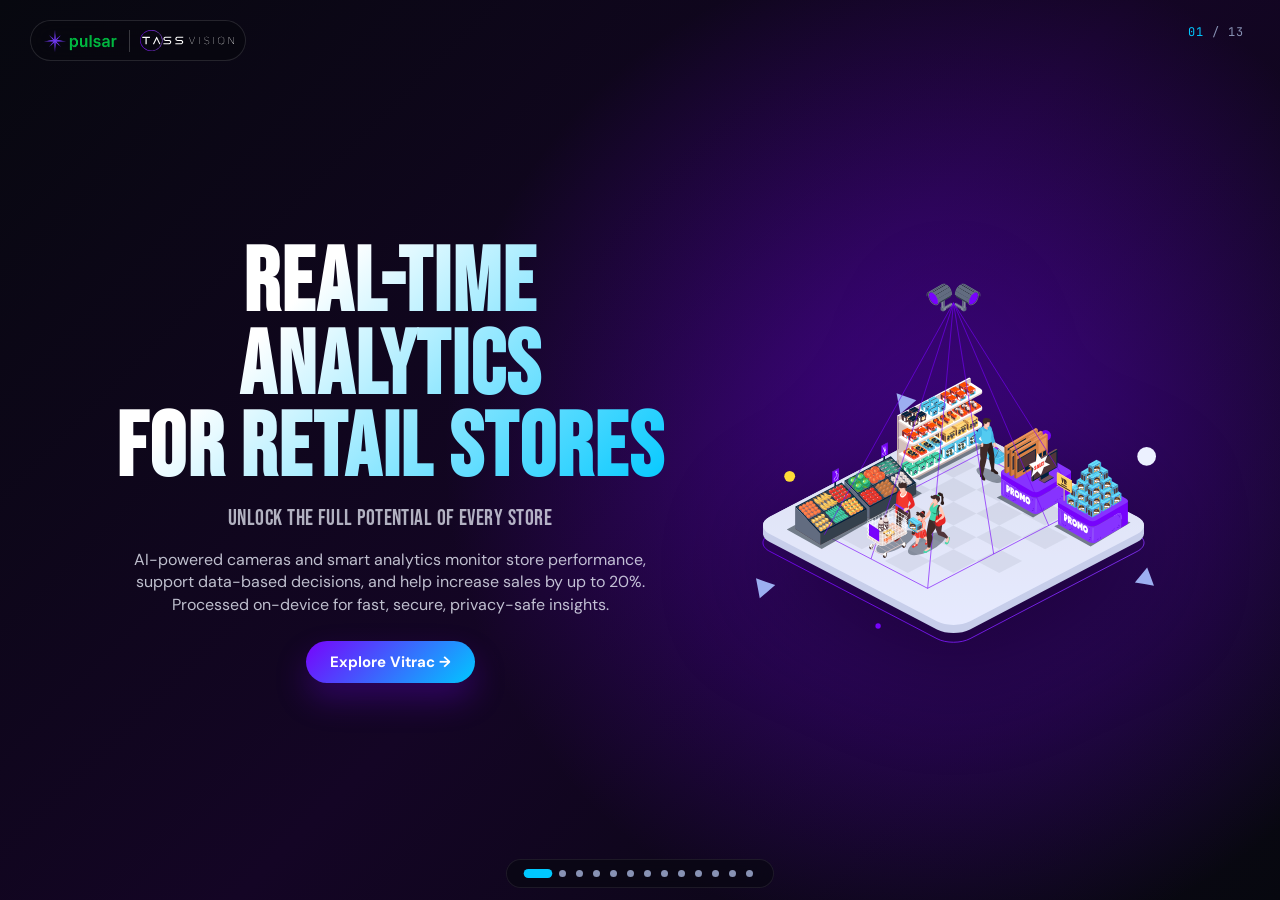
<file: index.html>
<!DOCTYPE html>
<html lang="en">
<head>
<meta charset="UTF-8">
<meta name="viewport" content="width=device-width, initial-scale=1.0">
<title>Vitrac — Grow Your Store Revenue</title>
<link rel="preconnect" href="https://fonts.googleapis.com">
<link rel="preconnect" href="https://fonts.gstatic.com" crossorigin>
<link href="https://fonts.googleapis.com/css2?family=Bebas+Neue&family=DM+Sans:ital,opsz,wght@0,9..40,300;0,9..40,400;0,9..40,500;0,9..40,700;1,9..40,300&family=JetBrains+Mono:wght@400;700&display=swap" rel="stylesheet">
<style>
  :root {
    --ink:    #07080F;
    --ink2:   #10132A;
    --blue:   #00C8FF;
    --blue2:  #006EFF;
    --orange: #FF5A1F;
    --green:  #00E676;
    --white:  #F0F4FF;
    --muted:  #8892B4;
    --card:   rgba(255,255,255,0.04);
    --border: rgba(255,255,255,0.08);
  }

  *, *::before, *::after { box-sizing: border-box; margin: 0; padding: 0; }

  html, body {
    width: 100%; height: 100%;
    overflow: hidden;
    background: var(--ink);
    font-family: 'DM Sans', sans-serif;
    color: var(--white);
    cursor: default;
    -webkit-font-smoothing: antialiased;
  }

  /* ── Deck ─────────────────────────────────────────── */
  .deck {
    width: 100vw; height: 100vh;
    position: relative;
    overflow: hidden;
  }

  .slide {
    position: absolute;
    inset: 0;
    display: flex;
    flex-direction: column;
    justify-content: center;
    align-items: center;
    padding: 60px 80px;
    opacity: 0;
    transform: translateX(100%);
    transition: opacity 0.55s cubic-bezier(.77,0,.18,1), transform 0.55s cubic-bezier(.77,0,.18,1);
    will-change: transform, opacity;
    overflow: hidden;
  }
  .slide.active {
    opacity: 1;
    transform: translateX(0);
  }
  .slide.exit-left {
    opacity: 0;
    transform: translateX(-100%);
  }

  /* ── Shared slide background shapes ──────────────── */
  .slide::before, .slide::after {
    content: '';
    position: absolute;
    border-radius: 50%;
    pointer-events: none;
    z-index: 0;
  }

  /* ── Nav ─────────────────────────────────────────── */
  .nav {
    position: fixed;
    bottom: 12px;
    left: 50%;
    transform: translateX(-50%);
    display: flex;
    align-items: center;
    gap: 10px;
    z-index: 100;
    background: rgba(7,8,15,0.6);
    backdrop-filter: blur(12px);
    border: 1px solid var(--border);
    border-radius: 100px;
    padding: 10px 20px;
  }
  .dot {
    width: 7px; height: 7px;
    border-radius: 50%;
    background: var(--muted);
    cursor: pointer;
    transition: background 0.3s, transform 0.3s, width 0.3s;
  }
  .dot.active {
    background: var(--blue);
    transform: scale(1.3);
    width: 22px;
    border-radius: 4px;
  }

  .arrow {
    position: fixed;
    top: 50%;
    transform: translateY(-50%);
    z-index: 100;
    width: 52px; height: 52px;
    border-radius: 50%;
    background: rgba(255,255,255,0.05);
    border: 1px solid var(--border);
    display: flex; align-items: center; justify-content: center;
    cursor: pointer;
    transition: background 0.2s, border-color 0.2s;
    backdrop-filter: blur(10px);
  }
  .arrow { display: none; }
  .arrow:hover { background: rgba(0,200,255,0.12); border-color: var(--blue); }
  .arrow svg { width: 20px; height: 20px; fill: none; stroke: var(--white); stroke-width: 2; stroke-linecap: round; stroke-linejoin: round; }
  .arrow.left { left: 24px; }
  .arrow.right { right: 24px; }

  /* slide counter */
  .counter {
    position: fixed;
    top: 24px; right: 36px;
    font-family: 'JetBrains Mono', monospace;
    font-size: 12px;
    color: var(--muted);
    letter-spacing: 0.08em;
    z-index: 100;
  }
  .counter span { color: var(--blue); }

  /* ── Logos bar ───────────────────────────────────── */
  .logo-bar {
    position: fixed;
    top: 20px; left: 30px;
    display: flex; align-items: center; gap: 10px;
    z-index: 100;
    background: rgba(7,8,15,0.72);
    border: 1px solid rgba(255,255,255,0.12);
    border-radius: 999px;
    padding: 6px 11px;
    backdrop-filter: blur(12px);
  }
  .logo-bar .tv-logo {
    height: 22px;
    object-fit: contain;
    filter: none;
    opacity: 1;
  }
  .logo-bar .sep {
    width: 1px; height: 22px;
    background: rgba(255,255,255,0.2);
  }
  .logo-bar .pulsar-logo {
    height: 27px;
    object-fit: contain;
    filter: none;
    opacity: 1;
  }
  /* On white-bg slides invert the TassVision logo */
  .slide.light-bg ~ * .logo-bar .tv-logo { filter: brightness(0); opacity: 0.7; }

  /* ═══════════════════════════════════════════════════
     SLIDE 1 — COVER  (25% more compact)
  ═══════════════════════════════════════════════════ */
  #s1 {
    background: var(--ink);
    text-align: center;
  }
  #s1::before {
    width: 500px; height: 500px;
    background: radial-gradient(circle, rgba(0,200,255,0.15) 0%, transparent 70%);
    top: -150px; right: -150px;
  }
  #s1::after {
    width: 380px; height: 380px;
    background: radial-gradient(circle, rgba(255,90,31,0.1) 0%, transparent 70%);
    bottom: -100px; left: -80px;
  }
  #s1 .grid-overlay {
    position: absolute;
    inset: 0;
    background-image:
      linear-gradient(rgba(0,200,255,0.04) 1px, transparent 1px),
      linear-gradient(90deg, rgba(0,200,255,0.04) 1px, transparent 1px);
    background-size: 50px 50px;
    z-index: 0;
  }
  #s1 .content { position: relative; z-index: 1; }
  #s1 .eyebrow {
    font-family: 'JetBrains Mono', monospace;
    font-size: 11px;
    letter-spacing: 0.22em;
    color: var(--blue);
    text-transform: uppercase;
    margin-bottom: 16px;
    display: flex; align-items: center; justify-content: center; gap: 10px;
  }
  #s1 .eyebrow::before, #s1 .eyebrow::after {
    content: '';
    width: 30px; height: 1px;
    background: var(--blue);
    opacity: 0.6;
  }
  #s1 h1 {
    font-family: 'Bebas Neue', sans-serif;
    font-size: clamp(54px, 7vw, 96px);
    line-height: 0.92;
    letter-spacing: 0.02em;
    background: linear-gradient(135deg, #fff 30%, var(--blue) 100%);
    -webkit-background-clip: text;
    -webkit-text-fill-color: transparent;
    background-clip: text;
    margin-bottom: 18px;
  }
  #s1 .sub {
    font-size: clamp(13px, 1.5vw, 16px);
    font-weight: 300;
    color: rgba(240,244,255,0.7);
    max-width: 520px;
    margin: 0 auto 32px;
    line-height: 1.6;
  }
  #s1 .cta-badge {
    display: inline-flex;
    align-items: center;
    gap: 8px;
    background: linear-gradient(135deg, var(--blue), var(--blue2));
    color: var(--ink);
    font-weight: 700;
    font-size: 12px;
    letter-spacing: 0.1em;
    text-transform: uppercase;
    padding: 11px 24px;
    border-radius: 100px;
    box-shadow: 0 0 30px rgba(0,200,255,0.3);
  }
  #s1 .vitrac-hero-logo {
    width: 120px;
    margin-bottom: 20px;
    filter: brightness(0) invert(1);
  }
  .intro-btn {
    margin-top: 40px;
    display: inline-flex;
    align-items: center;
    gap: 8px;
    background: transparent;
    border: 2px solid rgba(255,255,255,0.35);
    color: var(--white);
    font-family: 'DM Sans', sans-serif;
    font-size: 16px;
    font-weight: 500;
    letter-spacing: 0.06em;
    padding: 14px 36px;
    border-radius: 100px;
    cursor: pointer;
    transition: background 0.25s, border-color 0.25s, color 0.25s;
  }
  .intro-btn:hover {
    background: rgba(255,255,255,0.1);
    border-color: rgba(255,255,255,0.7);
  }

  /* ═══════════════════════════════════════════════════
     SLIDE 2 — THE PROBLEM
  ═══════════════════════════════════════════════════ */
  #s2 {
    background: #0D0E1C;
  }
  #s2::before {
    width: 600px; height: 600px;
    background: radial-gradient(circle, rgba(255,90,31,0.12) 0%, transparent 70%);
    top: -200px; left: -100px;
  }
  #s2 .inner {
    position: relative; z-index: 1;
    width: 100%; max-width: 1100px;
  }
  #s2 .tag {
    font-family: 'JetBrains Mono', monospace;
    font-size: 12px;
    letter-spacing: 0.2em;
    color: var(--orange);
    text-transform: uppercase;
    margin-bottom: 20px;
  }
  #s2 h2 {
    font-family: 'Bebas Neue', sans-serif;
    font-size: clamp(52px, 6.5vw, 96px);
    line-height: 0.95;
    letter-spacing: 0.02em;
    margin-bottom: 52px;
    max-width: 800px;
  }
  #s2 h2 em { color: var(--orange); font-style: normal; }
  .pain-grid {
    display: grid;
    grid-template-columns: repeat(2, 1fr);
    gap: 16px;
  }
  .pain-card {
    background: rgba(255,90,31,0.06);
    border: 1px solid rgba(255,90,31,0.2);
    border-radius: 16px;
    padding: 24px 28px;
    display: flex;
    align-items: flex-start;
    gap: 16px;
  }
  .pain-icon {
    width: 44px; height: 44px;
    border-radius: 12px;
    background: rgba(255,90,31,0.15);
    display: flex; align-items: center; justify-content: center;
    flex-shrink: 0;
    font-size: 20px;
  }
  .pain-card h3 {
    font-size: 17px;
    font-weight: 600;
    margin-bottom: 6px;
    color: var(--white);
  }
  .pain-card p {
    font-size: 14px;
    color: var(--muted);
    line-height: 1.5;
  }

  /* ═══════════════════════════════════════════════════
     SLIDE 3 — WHAT IS VITRAC
  ═══════════════════════════════════════════════════ */
  #s3 {
    background: linear-gradient(135deg, #050917 0%, #0A1540 100%);
  }
  #s3::before {
    width: 800px; height: 800px;
    background: radial-gradient(circle, rgba(0,200,255,0.08) 0%, transparent 65%);
    top: -300px; right: -300px;
  }
  #s3 .inner {
    position: relative; z-index: 1;
    display: grid;
    grid-template-columns: 1fr 1fr;
    gap: 80px;
    align-items: center;
    width: 100%; max-width: 1200px;
  }
  #s3 .left .tag {
    font-family: 'JetBrains Mono', monospace;
    font-size: 12px; letter-spacing: 0.2em;
    color: var(--blue); text-transform: uppercase;
    margin-bottom: 20px;
  }
  #s3 h2 {
    font-family: 'Bebas Neue', sans-serif;
    font-size: clamp(52px, 6vw, 88px);
    line-height: 0.93;
    letter-spacing: 0.02em;
    margin-bottom: 28px;
  }
  #s3 h2 em { color: var(--blue); font-style: normal; }
  #s3 .desc {
    font-size: 18px;
    font-weight: 300;
    color: rgba(240,244,255,0.75);
    line-height: 1.7;
    margin-bottom: 36px;
  }
  #s3 .highlight-box {
    background: linear-gradient(135deg, rgba(0,200,255,0.1), rgba(0,110,255,0.1));
    border: 1px solid rgba(0,200,255,0.25);
    border-radius: 16px;
    padding: 22px 26px;
    font-size: 15px;
    color: var(--blue);
    font-weight: 500;
    line-height: 1.6;
  }
  .vitrac-visual {
    position: relative;
    display: flex;
    align-items: center;
    justify-content: center;
  }
  .camera-ring {
    width: 320px; height: 320px;
    border-radius: 50%;
    border: 2px solid rgba(0,200,255,0.2);
    display: flex; align-items: center; justify-content: center;
    position: relative;
    animation: rotate 20s linear infinite;
  }
  @keyframes rotate { to { transform: rotate(360deg); } }
  .camera-ring::before {
    content: '';
    position: absolute;
    inset: 20px;
    border-radius: 50%;
    border: 1px dashed rgba(0,200,255,0.15);
  }
  .camera-center {
    width: 160px; height: 160px;
    border-radius: 50%;
    background: radial-gradient(circle, rgba(0,200,255,0.15), rgba(0,110,255,0.05));
    border: 2px solid rgba(0,200,255,0.3);
    display: flex; align-items: center; justify-content: center;
    font-size: 60px;
    animation: rotate 20s linear infinite reverse;
    box-shadow: 0 0 60px rgba(0,200,255,0.15), inset 0 0 30px rgba(0,200,255,0.05);
  }
  .orbit-dot {
    position: absolute;
    width: 12px; height: 12px;
    border-radius: 50%;
    background: var(--blue);
    box-shadow: 0 0 20px var(--blue);
    top: -6px; left: 50%;
    transform: translateX(-50%);
  }
  .orbit-dot:nth-child(2) { top: auto; bottom: -6px; background: var(--orange); box-shadow: 0 0 20px var(--orange); }
  .orbit-dot:nth-child(3) { top: 50%; left: -6px; transform: translateY(-50%); background: var(--green); box-shadow: 0 0 20px var(--green); }
  .data-tags {
    position: absolute;
    right: -40px; top: 50%;
    transform: translateY(-50%);
    display: flex; flex-direction: column; gap: 10px;
  }
  .data-tag {
    background: rgba(0,200,255,0.08);
    border: 1px solid rgba(0,200,255,0.2);
    border-radius: 8px;
    padding: 8px 14px;
    font-family: 'JetBrains Mono', monospace;
    font-size: 11px;
    color: var(--blue);
    white-space: nowrap;
  }

  /* ═══════════════════════════════════════════════════
     SLIDE 4 — HOW IT WORKS
  ═══════════════════════════════════════════════════ */
  #s4 {
    background: var(--ink);
    text-align: center;
  }
  #s4::before {
    width: 600px; height: 600px;
    background: radial-gradient(circle, rgba(0,230,118,0.08) 0%, transparent 70%);
    bottom: -200px; right: -200px;
  }
  #s4 .inner {
    position: relative; z-index: 1;
    width: 100%; max-width: 1100px;
  }
  #s4 .tag {
    font-family: 'JetBrains Mono', monospace;
    font-size: 12px; letter-spacing: 0.2em;
    color: var(--green); text-transform: uppercase;
    margin-bottom: 20px;
  }
  #s4 h2 {
    font-family: 'Bebas Neue', sans-serif;
    font-size: clamp(50px, 6vw, 84px);
    line-height: 0.93;
    letter-spacing: 0.02em;
    margin-bottom: 60px;
  }
  .steps-row {
    display: grid;
    grid-template-columns: repeat(3, 1fr);
    gap: 0;
    position: relative;
  }
  .steps-row::before {
    content: '';
    position: absolute;
    top: 44px; left: calc(16.67% + 20px);
    width: calc(66.66% - 40px);
    height: 2px;
    background: linear-gradient(90deg, var(--blue), var(--green));
    z-index: 0;
  }
  .step {
    display: flex;
    flex-direction: column;
    align-items: center;
    gap: 20px;
    padding: 0 24px;
    position: relative;
    z-index: 1;
  }
  .step-num {
    width: 88px; height: 88px;
    border-radius: 50%;
    display: flex; align-items: center; justify-content: center;
    font-family: 'Bebas Neue', sans-serif;
    font-size: 36px;
    letter-spacing: 0.05em;
    position: relative;
  }
  .step:nth-child(1) .step-num { background: linear-gradient(135deg, var(--blue), var(--blue2)); color: var(--ink); box-shadow: 0 0 40px rgba(0,200,255,0.3); }
  .step:nth-child(2) .step-num { background: linear-gradient(135deg, #7B3FF2, var(--blue2)); color: var(--white); box-shadow: 0 0 40px rgba(123,63,242,0.3); }
  .step:nth-child(3) .step-num { background: linear-gradient(135deg, var(--green), #00A86B); color: var(--ink); box-shadow: 0 0 40px rgba(0,230,118,0.3); }
  .step-emoji { font-size: 30px; }
  .step h3 {
    font-size: 20px;
    font-weight: 700;
    color: var(--white);
    margin-bottom: 8px;
  }
  .step p {
    font-size: 14px;
    color: var(--muted);
    line-height: 1.6;
    text-align: center;
  }

  /* ═══════════════════════════════════════════════════
     SLIDE 5 — VISITOR COUNTING
  ═══════════════════════════════════════════════════ */
  #s5 {
    background: #080B1A;
  }
  #s5::before {
    width: 700px; height: 700px;
    background: radial-gradient(circle, rgba(0,110,255,0.12) 0%, transparent 65%);
    top: -200px; left: -200px;
  }
  #s5 .inner {
    position: relative; z-index: 1;
    display: grid;
    grid-template-columns: 1fr 1fr;
    gap: 80px;
    align-items: center;
    width: 100%; max-width: 1200px;
  }
  #s5 .tag {
    font-family: 'JetBrains Mono', monospace;
    font-size: 12px; letter-spacing: 0.2em;
    color: var(--blue); text-transform: uppercase;
    margin-bottom: 20px;
  }
  #s5 h2 {
    font-family: 'Bebas Neue', sans-serif;
    font-size: clamp(48px, 5.5vw, 82px);
    line-height: 0.93;
    letter-spacing: 0.02em;
    margin-bottom: 28px;
  }
  #s5 h2 em { color: var(--blue); font-style: normal; }
  #s5 .benefits {
    list-style: none;
    display: flex;
    flex-direction: column;
    gap: 16px;
  }
  #s5 .benefits li {
    display: flex;
    align-items: flex-start;
    gap: 14px;
    font-size: 15px;
    color: rgba(240,244,255,0.8);
    line-height: 1.5;
  }
  #s5 .benefits li::before {
    content: '→';
    color: var(--blue);
    font-weight: 700;
    flex-shrink: 0;
    margin-top: 1px;
  }

  /* Bar chart visual */
  .bar-chart {
    background: rgba(255,255,255,0.03);
    border: 1px solid var(--border);
    border-radius: 20px;
    padding: 32px;
    position: relative;
    overflow: hidden;
  }
  .bar-chart-label {
    font-family: 'JetBrains Mono', monospace;
    font-size: 11px;
    color: var(--muted);
    letter-spacing: 0.1em;
    text-transform: uppercase;
    margin-bottom: 24px;
  }
  .bars {
    display: flex;
    align-items: flex-end;
    gap: 10px;
    height: 160px;
  }
  .bar-col {
    flex: 1;
    display: flex;
    flex-direction: column;
    align-items: center;
    gap: 6px;
    height: 100%;
    justify-content: flex-end;
  }
  .bar-fill {
    width: 100%;
    border-radius: 6px 6px 0 0;
    transition: height 0.8s ease;
    position: relative;
    min-height: 4px;
  }
  .bar-fill.peak { background: linear-gradient(180deg, var(--blue), var(--blue2)); box-shadow: 0 -4px 20px rgba(0,200,255,0.3); }
  .bar-fill.normal { background: rgba(0,200,255,0.35); }
  .bar-day {
    font-family: 'JetBrains Mono', monospace;
    font-size: 10px;
    color: var(--muted);
  }
  .bar-num {
    position: absolute;
    top: -22px; left: 50%;
    transform: translateX(-50%);
    font-family: 'JetBrains Mono', monospace;
    font-size: 10px;
    color: var(--blue);
    white-space: nowrap;
  }
  .big-stat {
    margin-top: 24px;
    text-align: center;
    padding: 16px;
    border-radius: 12px;
    background: rgba(0,200,255,0.06);
    border: 1px solid rgba(0,200,255,0.15);
  }
  .big-stat .num {
    font-family: 'Bebas Neue', sans-serif;
    font-size: 52px;
    color: var(--blue);
    line-height: 1;
  }
  .big-stat .label { font-size: 12px; color: var(--muted); margin-top: 4px; }

  /* ═══════════════════════════════════════════════════
     SLIDE 6 — HEAT MAPS
  ═══════════════════════════════════════════════════ */
  #s6 {
    background: #0B0A14;
  }
  #s6::before {
    width: 700px; height: 700px;
    background: radial-gradient(circle, rgba(255,90,31,0.1) 0%, transparent 65%);
    bottom: -200px; right: -200px;
  }
  #s6 .inner {
    position: relative; z-index: 1;
    display: grid;
    grid-template-columns: 1fr 1fr;
    gap: 80px;
    align-items: center;
    width: 100%; max-width: 1200px;
  }
  #s6 .right { order: -1; }
  #s6 .tag {
    font-family: 'JetBrains Mono', monospace;
    font-size: 12px; letter-spacing: 0.2em;
    color: var(--orange); text-transform: uppercase;
    margin-bottom: 20px;
  }
  #s6 h2 {
    font-family: 'Bebas Neue', sans-serif;
    font-size: clamp(48px, 5.5vw, 82px);
    line-height: 0.93;
    letter-spacing: 0.02em;
    margin-bottom: 28px;
  }
  #s6 h2 em { color: var(--orange); font-style: normal; }
  #s6 .benefits {
    list-style: none;
    display: flex;
    flex-direction: column;
    gap: 16px;
    margin-bottom: 28px;
  }
  #s6 .benefits li {
    display: flex;
    align-items: flex-start;
    gap: 14px;
    font-size: 15px;
    color: rgba(240,244,255,0.8);
    line-height: 1.5;
  }
  #s6 .benefits li::before {
    content: '→';
    color: var(--orange);
    font-weight: 700;
    flex-shrink: 0;
  }
  #s6 .insight-box {
    background: rgba(255,90,31,0.08);
    border: 1px solid rgba(255,90,31,0.2);
    border-radius: 14px;
    padding: 18px 22px;
    font-size: 14px;
    color: rgba(240,244,255,0.8);
    line-height: 1.6;
  }
  #s6 .insight-box strong { color: var(--orange); }

  /* Store heatmap visual */
  .heatmap-visual {
    background: rgba(255,255,255,0.03);
    border: 1px solid var(--border);
    border-radius: 20px;
    padding: 28px;
    position: relative;
  }
  .heatmap-title {
    font-family: 'JetBrains Mono', monospace;
    font-size: 11px;
    color: var(--muted);
    letter-spacing: 0.1em;
    text-transform: uppercase;
    margin-bottom: 20px;
  }
  .store-floor {
    width: 100%;
    aspect-ratio: 4/3;
    position: relative;
    background: rgba(255,255,255,0.02);
    border: 1px solid rgba(255,255,255,0.06);
    border-radius: 12px;
    overflow: hidden;
  }
  .heat-zone {
    position: absolute;
    border-radius: 50%;
    filter: blur(30px);
  }
  .hz1 { width: 180px; height: 180px; background: rgba(255,0,0,0.45); top: 10%; left: 10%; }
  .hz2 { width: 140px; height: 140px; background: rgba(255,120,0,0.4); top: 40%; right: 15%; }
  .hz3 { width: 100px; height: 100px; background: rgba(255,220,0,0.3); bottom: 15%; left: 35%; }
  .hz4 { width: 80px; height: 80px; background: rgba(0,200,255,0.25); bottom: 20%; right: 30%; }
  .floor-grid {
    position: absolute;
    inset: 0;
    background-image:
      linear-gradient(rgba(255,255,255,0.03) 1px, transparent 1px),
      linear-gradient(90deg, rgba(255,255,255,0.03) 1px, transparent 1px);
    background-size: 30px 30px;
  }
  .store-label {
    position: absolute;
    font-family: 'JetBrains Mono', monospace;
    font-size: 9px;
    color: rgba(255,255,255,0.5);
    letter-spacing: 0.05em;
  }
  .store-label.entrance { bottom: 6px; left: 50%; transform: translateX(-50%); }
  .store-label.l1 { top: 12%; left: 8%; color: rgba(255,100,100,0.8); }
  .store-label.l2 { top: 42%; right: 10%; color: rgba(255,160,50,0.8); }
  .store-label.l3 { bottom: 18%; left: 30%; color: rgba(255,220,0,0.7); }
  .legend {
    display: flex;
    align-items: center;
    gap: 16px;
    margin-top: 16px;
    justify-content: center;
  }
  .legend-item {
    display: flex;
    align-items: center;
    gap: 6px;
    font-family: 'JetBrains Mono', monospace;
    font-size: 9px;
    color: var(--muted);
  }
  .legend-dot {
    width: 10px; height: 10px;
    border-radius: 50%;
  }

  /* ═══════════════════════════════════════════════════
     SLIDE 7 — REPORTS & DASHBOARD
  ═══════════════════════════════════════════════════ */
  #s7 {
    background: #060D1A;
    text-align: center;
  }
  #s7::before {
    width: 800px; height: 800px;
    background: radial-gradient(circle, rgba(0,230,118,0.07) 0%, transparent 65%);
    top: -300px; right: -300px;
  }
  #s7 .inner {
    position: relative; z-index: 1;
    width: 100%; max-width: 1100px;
  }
  #s7 .tag {
    font-family: 'JetBrains Mono', monospace;
    font-size: 12px; letter-spacing: 0.2em;
    color: var(--green); text-transform: uppercase;
    margin-bottom: 20px;
  }
  #s7 h2 {
    font-family: 'Bebas Neue', sans-serif;
    font-size: clamp(50px, 6vw, 86px);
    line-height: 0.93;
    letter-spacing: 0.02em;
    margin-bottom: 48px;
  }
  #s7 h2 em { color: var(--green); font-style: normal; }
  .features-grid {
    display: grid;
    grid-template-columns: repeat(3, 1fr);
    gap: 16px;
  }
  .feature-card {
    background: var(--card);
    border: 1px solid var(--border);
    border-radius: 20px;
    padding: 28px;
    text-align: left;
    transition: border-color 0.3s, background 0.3s;
    position: relative;
    overflow: hidden;
  }
  .feature-card::before {
    content: '';
    position: absolute;
    top: 0; left: 0; right: 0;
    height: 2px;
    background: linear-gradient(90deg, transparent, var(--green), transparent);
    opacity: 0;
    transition: opacity 0.3s;
  }
  .feature-card:hover { border-color: rgba(0,230,118,0.3); background: rgba(0,230,118,0.05); }
  .feature-card:hover::before { opacity: 1; }
  .feat-icon {
    font-size: 32px;
    margin-bottom: 16px;
    display: block;
  }
  .feature-card h3 {
    font-size: 17px;
    font-weight: 700;
    margin-bottom: 8px;
  }
  .feature-card p {
    font-size: 13px;
    color: var(--muted);
    line-height: 1.6;
  }

  /* ═══════════════════════════════════════════════════
     SLIDE 8 — TRUSTED BY
  ═══════════════════════════════════════════════════ */
  #s8 {
    background: #070811;
    text-align: center;
  }
  #s8::before {
    width: 600px; height: 600px;
    background: radial-gradient(circle, rgba(0,200,255,0.07) 0%, transparent 65%);
    top: -200px; left: 50%;
    transform: translateX(-50%);
  }
  #s8 .inner {
    position: relative; z-index: 1;
    width: 100%; max-width: 1000px;
  }
  #s8 .tag {
    font-family: 'JetBrains Mono', monospace;
    font-size: 12px; letter-spacing: 0.2em;
    color: var(--blue); text-transform: uppercase;
    margin-bottom: 20px;
  }
  #s8 h2 {
    font-family: 'Bebas Neue', sans-serif;
    font-size: clamp(48px, 5.5vw, 80px);
    line-height: 0.93;
    letter-spacing: 0.02em;
    margin-bottom: 16px;
  }
  #s8 .sub {
    font-size: 18px;
    color: var(--muted);
    margin-bottom: 52px;
    font-weight: 300;
  }
  .stats-row {
    display: grid;
    grid-template-columns: repeat(3, 1fr);
    gap: 24px;
    margin-bottom: 52px;
  }
  .stat-box {
    background: var(--card);
    border: 1px solid var(--border);
    border-radius: 20px;
    padding: 32px 24px;
  }
  .stat-box .num {
    font-family: 'Bebas Neue', sans-serif;
    font-size: 64px;
    line-height: 1;
    background: linear-gradient(135deg, var(--blue), var(--blue2));
    -webkit-background-clip: text;
    -webkit-text-fill-color: transparent;
    background-clip: text;
  }
  .stat-box .label {
    font-size: 14px;
    color: var(--muted);
    margin-top: 8px;
    font-weight: 400;
  }
  .brands-strip {
    display: flex;
    align-items: center;
    justify-content: center;
    gap: 32px;
    flex-wrap: wrap;
    opacity: 0.5;
    filter: grayscale(1) brightness(2);
  }
  .brands-strip img {
    height: 28px;
    object-fit: contain;
  }

  /* ═══════════════════════════════════════════════════
     SLIDE 9 — PRICING
  ═══════════════════════════════════════════════════ */
  #s9 {
    background: #080C18;
    text-align: center;
  }
  #s9::before {
    width: 700px; height: 700px;
    background: radial-gradient(circle, rgba(123,63,242,0.1) 0%, transparent 65%);
    bottom: -200px; left: -200px;
  }
  #s9 .inner {
    position: relative; z-index: 1;
    width: 100%; max-width: 1100px;
  }
  #s9 .tag {
    font-family: 'JetBrains Mono', monospace;
    font-size: 12px; letter-spacing: 0.2em;
    color: #A78BFA; text-transform: uppercase;
    margin-bottom: 20px;
  }
  #s9 h2 {
    font-family: 'Bebas Neue', sans-serif;
    font-size: clamp(48px, 5.5vw, 80px);
    line-height: 0.93;
    letter-spacing: 0.02em;
    margin-bottom: 28px;
  }

  /* Billing toggle */
  .billing-toggle {
    display: inline-flex;
    align-items: center;
    gap: 14px;
    background: rgba(255,255,255,0.04);
    border: 1px solid var(--border);
    border-radius: 100px;
    padding: 6px 8px;
    margin-bottom: 36px;
    cursor: pointer;
  }
  .toggle-btn {
    padding: 8px 20px;
    border-radius: 100px;
    font-size: 13px;
    font-weight: 600;
    cursor: pointer;
    transition: all 0.25s;
    color: var(--muted);
  }
  .toggle-btn.active {
    background: linear-gradient(135deg, #7B3FF2, var(--blue2));
    color: var(--white);
    box-shadow: 0 4px 20px rgba(123,63,242,0.3);
  }
  .save-badge {
    font-size: 11px;
    background: rgba(0,230,118,0.15);
    color: var(--green);
    border: 1px solid rgba(0,230,118,0.3);
    border-radius: 100px;
    padding: 3px 10px;
    font-weight: 600;
  }

  .pricing-grid {
    display: grid;
    grid-template-columns: repeat(4, 1fr);
    gap: 12px;
  }
  .plan-card {
    background: rgba(255,255,255,0.03);
    border: 1px solid var(--border);
    border-radius: 20px;
    padding: 28px 20px;
    position: relative;
    transition: border-color 0.3s, transform 0.3s;
    text-align: left;
    overflow: hidden;
  }
  .plan-card.popular {
    border-color: rgba(0,200,255,0.4);
    background: rgba(0,200,255,0.05);
    transform: translateY(-8px);
  }
  .popular-badge {
    position: absolute;
    top: 16px; right: 16px;
    background: linear-gradient(135deg, var(--blue), var(--blue2));
    color: var(--ink);
    font-size: 10px;
    font-weight: 700;
    letter-spacing: 0.1em;
    text-transform: uppercase;
    padding: 4px 10px;
    border-radius: 100px;
  }
  .plan-name {
    font-family: 'Bebas Neue', sans-serif;
    font-size: 28px;
    letter-spacing: 0.05em;
    margin-bottom: 4px;
    color: var(--white);
  }
  .plan-card.popular .plan-name { color: var(--blue); }
  .plan-desc {
    font-size: 12px;
    color: var(--muted);
    margin-bottom: 20px;
    line-height: 1.4;
  }
  .plan-price {
    margin-bottom: 6px;
  }
  .plan-amount {
    font-family: 'Bebas Neue', sans-serif;
    font-size: 48px;
    line-height: 1;
    color: var(--white);
  }
  .plan-currency {
    font-size: 20px;
    color: var(--muted);
    font-weight: 300;
  }
  .plan-period {
    font-size: 12px;
    color: var(--muted);
    margin-bottom: 20px;
  }
  .plan-divider {
    height: 1px;
    background: var(--border);
    margin: 16px 0;
  }
  .plan-features {
    list-style: none;
    display: flex;
    flex-direction: column;
    gap: 8px;
  }
  .plan-features li {
    display: flex;
    align-items: center;
    gap: 8px;
    font-size: 12px;
    color: rgba(240,244,255,0.7);
  }
  .plan-features li::before {
    content: '✓';
    color: var(--green);
    font-weight: 700;
    font-size: 11px;
    flex-shrink: 0;
  }

  /* ═══════════════════════════════════════════════════
     SLIDE 10 — CTA
  ═══════════════════════════════════════════════════ */
  #s10 {
    background: var(--ink);
    text-align: center;
    overflow: hidden;
  }
  #s10 .bg-glow {
    position: absolute;
    inset: 0;
    background:
      radial-gradient(ellipse at 30% 50%, rgba(0,200,255,0.12) 0%, transparent 50%),
      radial-gradient(ellipse at 70% 50%, rgba(255,90,31,0.08) 0%, transparent 50%);
  }
  #s10 .grid-overlay {
    position: absolute;
    inset: 0;
    background-image:
      linear-gradient(rgba(0,200,255,0.03) 1px, transparent 1px),
      linear-gradient(90deg, rgba(0,200,255,0.03) 1px, transparent 1px);
    background-size: 60px 60px;
  }
  #s10 .inner {
    position: relative; z-index: 1;
    width: 100%; max-width: 800px;
  }
  #s10 .tag {
    font-family: 'JetBrains Mono', monospace;
    font-size: 12px; letter-spacing: 0.2em;
    color: var(--green); text-transform: uppercase;
    margin-bottom: 24px;
    display: flex; align-items: center; justify-content: center; gap: 12px;
  }
  #s10 .tag::before, #s10 .tag::after {
    content: '';
    width: 40px; height: 1px;
    background: var(--green);
    opacity: 0.5;
  }
  #s10 h2 {
    font-family: 'Bebas Neue', sans-serif;
    font-size: clamp(52px, 7vw, 104px);
    line-height: 0.9;
    letter-spacing: 0.02em;
    margin-bottom: 20px;
    background: linear-gradient(135deg, #fff 30%, var(--blue) 100%);
    -webkit-background-clip: text;
    -webkit-text-fill-color: transparent;
    background-clip: text;
  }
  #s10 .sub {
    font-size: 18px;
    color: rgba(240,244,255,0.6);
    margin-bottom: 52px;
    font-weight: 300;
    line-height: 1.6;
  }
  .contact-card {
    background: rgba(255,255,255,0.04);
    border: 1px solid rgba(0,200,255,0.2);
    border-radius: 24px;
    padding: 40px 48px;
    margin-bottom: 32px;
    position: relative;
    overflow: hidden;
  }
  .contact-card::before {
    content: '';
    position: absolute;
    top: 0; left: 0; right: 0;
    height: 2px;
    background: linear-gradient(90deg, var(--blue), var(--green), var(--blue));
  }
  .contact-company {
    font-family: 'Bebas Neue', sans-serif;
    font-size: 42px;
    letter-spacing: 0.08em;
    color: var(--white);
    margin-bottom: 4px;
  }
  .contact-id {
    font-family: 'JetBrains Mono', monospace;
    font-size: 13px;
    color: var(--muted);
    margin-bottom: 24px;
    letter-spacing: 0.05em;
  }
  .contact-phone {
    display: inline-flex;
    align-items: center;
    gap: 12px;
    background: linear-gradient(135deg, var(--blue), var(--blue2));
    color: var(--ink);
    font-family: 'Bebas Neue', sans-serif;
    font-size: 36px;
    letter-spacing: 0.08em;
    padding: 16px 40px;
    border-radius: 16px;
    box-shadow: 0 8px 40px rgba(0,200,255,0.3);
  }
  .contact-phone .phone-icon { font-size: 24px; }
  #s10.simple-cta .inner {
    max-width: 900px;
  }
  #s10.simple-cta h2 {
    font-size: clamp(66px, 8vw, 118px);
    margin-bottom: 38px;
  }
  #s10.simple-cta .simple-phone {
    font-family: 'Bebas Neue', sans-serif;
    font-size: clamp(52px, 6vw, 88px);
    line-height: 1;
    color: var(--blue);
    letter-spacing: 0.04em;
  }
  #s10.simple-cta .simple-company {
    margin-top: 26px;
    font-size: 22px;
    font-weight: 700;
    color: rgba(240,244,255,0.86);
  }
  #s10.simple-cta .simple-id {
    margin-top: 8px;
    font-family: 'JetBrains Mono', monospace;
    font-size: 14px;
    letter-spacing: 0.08em;
    color: var(--muted);
  }
  .pulsar-logo-big {
    height: 44px;
    object-fit: contain;
    margin-bottom: 16px;
  }

  /* ── Animations ───────────────────────────────── */
  @keyframes fadeUp {
    from { opacity: 0; transform: translateY(30px); }
    to   { opacity: 1; transform: translateY(0); }
  }
  @keyframes pulse-glow {
    0%, 100% { box-shadow: 0 0 40px rgba(0,200,255,0.3); }
    50%       { box-shadow: 0 0 70px rgba(0,200,255,0.6); }
  }
  .slide.active > * {
    animation: fadeUp 0.6s ease forwards;
  }
  .slide.active > *:nth-child(2) { animation-delay: 0.1s; }
  .slide.active > *:nth-child(3) { animation-delay: 0.2s; }

  /* ── Responsive ───────────────────────────────── */
  @media (max-width: 900px) {
    .slide { padding: 40px 32px; }
    #s3 .inner, #s5 .inner, #s6 .inner { grid-template-columns: 1fr; }
    .pricing-grid { grid-template-columns: repeat(2, 1fr); }
    .steps-row { grid-template-columns: 1fr; gap: 32px; }
    .steps-row::before { display: none; }
    .pain-grid { grid-template-columns: 1fr; }
    .stats-row { grid-template-columns: 1fr; gap: 16px; }
    .features-grid { grid-template-columns: 1fr; }
  }

  /* ═══════════════════════════════════════════════════
     LIGHT SLIDE OVERRIDES  (slides 2 – 8)
  ═══════════════════════════════════════════════════ */

  /* S2 — Problem: clean white + orange */
  #s2 { background: #ffffff; }
  #s2 h2 { color: #07080F; }
  #s2 .tag { color: var(--orange); }
  .pain-card { background: #fff5f1; border-color: rgba(255,90,31,0.18); }
  .pain-icon { background: rgba(255,90,31,0.10); }
  .pain-card h3 { color: #07080F; }
  .pain-card p  { color: #5A6080; }
  #s2::before { background: radial-gradient(circle, rgba(255,90,31,0.07) 0%, transparent 70%); }

  /* S3 — What is Vitrac: pale blue-white */
  #s3 { background: #F4F8FF; }
  #s3::before { background: radial-gradient(circle, rgba(0,110,255,0.06) 0%, transparent 65%); }
  #s3 h2 { color: #07080F; }
  #s3 h2 em { color: var(--blue2); }
  #s3 .desc { color: #3C4370; }
  #s3 .highlight-box {
    background: rgba(0,110,255,0.06);
    border-color: rgba(0,110,255,0.2);
    color: var(--blue2);
  }
  .camera-ring { border-color: rgba(0,110,255,0.25); }
  .camera-ring::before { border-color: rgba(0,110,255,0.12); }
  .camera-center {
    background: radial-gradient(circle, rgba(0,110,255,0.12), rgba(0,110,255,0.03));
    border-color: rgba(0,110,255,0.3);
    box-shadow: 0 0 50px rgba(0,110,255,0.12);
  }
  .data-tag { background: rgba(0,110,255,0.06); border-color: rgba(0,110,255,0.18); color: var(--blue2); }

  /* S4 — How it works: bright white */
  #s4 { background: #ffffff; }
  #s4::before { background: radial-gradient(circle, rgba(0,180,100,0.06) 0%, transparent 70%); }
  #s4 h2 { color: #07080F; }
  #s4 .tag { color: #00A86B; }
  .step h3 { color: #07080F; }
  .step p  { color: #5A6080; }
  .steps-row::before { background: linear-gradient(90deg, var(--blue2), #00A86B); opacity: 0.5; }

  /* S5 — Visitor counting: white */
  #s5 { background: #ffffff; }
  #s5::before { background: radial-gradient(circle, rgba(0,110,255,0.07) 0%, transparent 65%); }
  #s5 h2 { color: #07080F; }
  #s5 h2 em { color: var(--blue2); }
  #s5 .tag { color: var(--blue2); }
  #s5 .benefits li { color: #3C4370; }
  #s5 .benefits li::before { color: var(--blue2); }
  .bar-chart { background: #F4F8FF; border-color: rgba(0,110,255,0.12); }
  .bar-chart-label { color: #8892B4; }
  .bar-fill.normal { background: rgba(0,110,255,0.25); }
  .bar-fill.peak   { background: linear-gradient(180deg, var(--blue2), #0040CC); box-shadow: 0 -4px 18px rgba(0,110,255,0.25); }
  .bar-day  { color: #8892B4; }
  .bar-num  { color: var(--blue2); }
  .big-stat { background: rgba(0,110,255,0.06); border-color: rgba(0,110,255,0.15); }
  .big-stat .num   { color: var(--blue2); }
  .big-stat .label { color: #5A6080; }

  /* S6 — Heat maps: warm cream */
  #s6 { background: #FFF7F4; }
  #s6::before { background: radial-gradient(circle, rgba(255,90,31,0.07) 0%, transparent 65%); }
  #s6 h2 { color: #07080F; }
  #s6 h2 em { color: var(--orange); }
  #s6 .tag { color: var(--orange); }
  #s6 .benefits li { color: #3C4370; }
  #s6 .benefits li::before { color: var(--orange); }
  #s6 .insight-box { background: rgba(255,90,31,0.06); border-color: rgba(255,90,31,0.18); color: #3C4370; }
  #s6 .insight-box strong { color: var(--orange); }
  .heatmap-visual { background: #fff; border-color: rgba(0,0,0,0.08); }
  .heatmap-title  { color: #8892B4; }
  .store-floor    { background: rgba(0,0,0,0.02); border-color: rgba(0,0,0,0.06); }
  .floor-grid     { background-image: linear-gradient(rgba(0,0,0,0.04) 1px,transparent 1px), linear-gradient(90deg,rgba(0,0,0,0.04) 1px,transparent 1px); }
  .store-label    { color: rgba(0,0,0,0.4); }
  .store-label.l1 { color: rgba(200,40,40,0.8); }
  .store-label.l2 { color: rgba(200,100,20,0.8); }
  .store-label.l3 { color: rgba(160,140,0,0.8); }
  .legend-item    { color: #8892B4; }

  /* S7 — Reports: fresh white-green */
  #s7 { background: #F4FBF7; }
  #s7::before { background: radial-gradient(circle, rgba(0,180,100,0.06) 0%, transparent 65%); }
  #s7 h2 { color: #07080F; }
  #s7 h2 em { color: #00A86B; }
  #s7 .tag { color: #00A86B; }
  .feature-card { background: #ffffff; border-color: rgba(0,0,0,0.07); }
  .feature-card::before { background: linear-gradient(90deg,transparent,#00A86B,transparent); }
  .feature-card:hover { border-color: rgba(0,168,107,0.3); background: rgba(0,168,107,0.04); }
  .feature-card h3 { color: #07080F; }
  .feature-card p  { color: #5A6080; }

  /* S8 — Trusted by: soft lavender-white */
  #s8 { background: #F2F5FF; }
  #s8::before { background: radial-gradient(circle, rgba(0,110,255,0.06) 0%, transparent 65%); }
  #s8 h2  { color: #07080F; }
  #s8 .sub { color: #5A6080; }
  #s8 .tag { color: var(--blue2); }
  .stat-box { background: #ffffff; border-color: rgba(0,0,0,0.07); }
  .stat-box .label { color: #5A6080; }
  .brands-strip { opacity: 0.45; filter: grayscale(1) brightness(0.2); }

  /* Nav adapts on light slides */
  body.is-light .nav {
    background: rgba(255,255,255,0.85);
    border-color: rgba(0,0,0,0.1);
  }
  body.is-light .dot { background: #c0c8e0; }
  body.is-light .dot.active { background: var(--blue2); }
  body.is-light .arrow {
    background: rgba(255,255,255,0.8);
    border-color: rgba(0,0,0,0.1);
  }
  body.is-light .arrow svg { stroke: #07080F; }
  body.is-light .arrow:hover { background: rgba(0,110,255,0.1); border-color: var(--blue2); }
  body.is-light .counter { color: #8892B4; }
  body.is-light .counter span { color: var(--blue2); }
  body.is-light .logo-bar {
    background: rgba(7,8,15,0.82);
    border-color: rgba(255,255,255,0.14);
  }
  body.is-light .logo-bar .sep { background: rgba(255,255,255,0.22); }
  body.is-light .tv-logo { filter: none !important; opacity: 1 !important; }

  /* ═══════════════════════════════════════════════════
     WEBSITE COPY REFRESH — SLIDES 1–8 ONLY
  ═══════════════════════════════════════════════════ */
  .site-slide {
    background: #f7f8fc !important;
    color: #07080F;
    text-align: left;
    padding: 48px 70px;
  }
  .site-slide::before {
    width: 760px; height: 760px;
    background: radial-gradient(circle, rgba(119,3,252,0.10) 0%, transparent 68%) !important;
    top: -280px; right: -260px;
  }
  .site-slide::after {
    width: 520px; height: 520px;
    background: radial-gradient(circle, rgba(0,200,255,0.10) 0%, transparent 70%) !important;
    bottom: -220px; left: -160px;
  }
  .site-inner {
    position: relative;
    z-index: 1;
    width: 100%;
    max-width: 1080px;
  }
  .site-split {
    display: grid;
    grid-template-columns: minmax(0, 0.95fr) minmax(360px, 1.05fr);
    gap: 38px;
    align-items: center;
  }
  .site-eyebrow {
    font-family: 'JetBrains Mono', monospace;
    font-size: 9px;
    letter-spacing: 0.18em;
    text-transform: uppercase;
    color: #7703fc;
    margin-bottom: 11px;
  }
  .site-slide h1,
  .site-slide h2 {
    font-family: 'Bebas Neue', sans-serif;
    color: #07080F !important;
    -webkit-text-fill-color: currentColor;
    background: none;
    line-height: 0.94;
    letter-spacing: 0.02em;
  }
  .site-slide h1 {
    font-size: clamp(42px, 4.9vw, 72px);
    margin-bottom: 15px;
  }
  .site-slide h2 {
    font-size: clamp(34px, 4vw, 58px);
    margin-bottom: 14px;
  }
  .site-slide h2 em,
  .site-slide h1 em {
    color: #7703fc;
    font-style: normal;
  }
  .site-lead {
    font-size: 22px;
    line-height: 1.36;
    color: #3C4370;
    max-width: 620px;
  }
  .site-kicker {
    font-size: 24px;
    line-height: 1.25;
    color: #10132A;
    font-weight: 700;
    margin-bottom: 14px;
  }
  .site-hero-img,
  .site-side-img {
    width: 100%;
    display: block;
    object-fit: contain;
    filter: drop-shadow(0 28px 48px rgba(16,19,42,0.18));
  }
  .site-hero-img { max-height: 390px; }
  .site-side-img { max-height: 300px; }
  .site-image-stack {
    display: grid;
    gap: 12px;
  }
  .site-image-stack .site-side-img {
    background: #fff;
    border: 1px solid rgba(16,19,42,0.08);
    border-radius: 14px;
    padding: 11px;
    max-height: 180px;
  }
  .site-focus-img {
    width: 100%;
    max-height: 500px;
    display: block;
    object-fit: contain;
    filter: drop-shadow(0 28px 48px rgba(16,19,42,0.18));
  }
  .site-btn {
    margin-top: 20px;
    display: inline-flex;
    align-items: center;
    gap: 10px;
    border: 0;
    background: linear-gradient(135deg, #7703fc, #00C8FF);
    color: #fff;
    font-family: 'DM Sans', sans-serif;
    font-size: 12px;
    font-weight: 700;
    padding: 10px 22px;
    border-radius: 999px;
    cursor: pointer;
    box-shadow: 0 10px 24px rgba(119,3,252,0.25);
  }
  .site-card-grid {
    display: grid;
    grid-template-columns: repeat(2, minmax(0, 1fr));
    gap: 11px;
    margin-top: 20px;
  }
  .site-card {
    background: #fff;
    border: 1px solid rgba(16,19,42,0.08);
    border-radius: 10px;
    padding: 14px 15px;
    box-shadow: 0 12px 30px rgba(16,19,42,0.06);
  }
  .site-card h3,
  .site-feature h3,
  .site-plan h3 {
    color: #07080F;
    font-size: 20px;
    line-height: 1.25;
    margin-bottom: 8px;
  }
  .site-card p,
  .site-feature p,
  .site-plan p,
  .site-plan li {
    color: #5A6080;
    font-size: 18px;
    line-height: 1.34;
  }
  .site-feature-grid {
    display: grid;
    grid-template-columns: repeat(2, minmax(0, 1fr));
    gap: 14px;
    margin-top: 22px;
  }
  .site-feature {
    background: #fff;
    border: 1px solid rgba(119,3,252,0.12);
    border-radius: 10px;
    padding: 17px;
  }
  .site-feature .icon {
    font-size: 26px;
    margin-bottom: 8px;
    display: block;
  }
  .site-pill-row {
    display: flex;
    flex-wrap: wrap;
    gap: 7px;
    margin-top: 16px;
  }
  .site-pill {
    background: rgba(119,3,252,0.08);
    border: 1px solid rgba(119,3,252,0.16);
    border-radius: 999px;
    color: #7703fc;
    font-size: 14px;
    font-weight: 700;
    padding: 8px 12px;
  }
  .site-number-row {
    display: grid;
    grid-template-columns: repeat(4, minmax(0, 1fr));
    gap: 12px;
    margin-top: 23px;
  }
  .site-number {
    background: #fff;
    border: 1px solid rgba(16,19,42,0.08);
    border-radius: 10px;
    padding: 15px 12px;
    text-align: center;
  }
  .site-number .num {
    font-family: 'Bebas Neue', sans-serif;
    font-size: 40px;
    color: #7703fc;
    line-height: 1;
  }
  .site-number .label {
    color: #5A6080;
    font-size: 16px;
    line-height: 1.25;
    margin-top: 6px;
  }
  .site-note {
    color: #5A6080;
    font-size: 20px;
    line-height: 1.35;
    margin-top: 16px;
  }
  .site-work {
    display: grid;
    grid-template-columns: 0.9fr 1.1fr;
    gap: 24px;
    align-items: stretch;
  }
  .site-work-main {
    background: #10132A;
    color: #fff;
    border-radius: 16px;
    padding: 24px;
    display: flex;
    flex-direction: column;
    justify-content: center;
    min-height: 300px;
  }
  .site-work-main h2,
  .site-work-main h3 { color: #fff !important; }
  .site-work-main .site-lead { color: rgba(240,244,255,0.76); }
  .site-work-main img {
    width: 100%;
    max-height: 130px;
    margin-top: 18px;
    object-fit: contain;
  }
  .site-process {
    display: grid;
    gap: 9px;
  }
  .site-process-item {
    background: #fff;
    border: 1px solid rgba(16,19,42,0.08);
    border-radius: 10px;
    padding: 13px 15px;
  }
  .site-process-item strong {
    display: block;
    color: #07080F;
    font-size: 20px;
    margin-bottom: 7px;
  }
  .site-process-item span {
    color: #5A6080;
    font-size: 18px;
    line-height: 1.28;
  }
  .site-plan-grid {
    display: grid;
    grid-template-columns: repeat(2, minmax(0, 1fr));
    gap: 10px;
    margin-top: 18px;
  }
  .site-plan {
    background: #fff;
    border: 1px solid rgba(16,19,42,0.08);
    border-radius: 10px;
    padding: 13px;
  }
  .site-plan .availability {
    color: #7703fc;
    font-size: 8px;
    font-weight: 700;
    text-transform: uppercase;
    letter-spacing: 0.08em;
    margin-bottom: 6px;
  }
  .site-plan ul {
    list-style: none;
    display: grid;
    gap: 4px;
    margin-top: 8px;
  }
  .site-plan li::before {
    content: '✓';
    color: #00A86B;
    font-weight: 700;
    margin-right: 8px;
  }
  .site-dense .site-inner { max-width: 1040px; }
  .site-dense h2 { margin-bottom: 8px; }
  .site-dense .site-lead { font-size: 22px; max-width: 880px; }
  #s1.site-slide {
    background:
      radial-gradient(circle at 72% 48%, rgba(119,3,252,0.44) 0%, rgba(119,3,252,0.22) 25%, transparent 48%),
      linear-gradient(135deg, #07080F 0%, #120525 48%, #07080F 100%) !important;
  }
  #s1.site-slide::before {
    background: radial-gradient(circle, rgba(0,200,255,0.18) 0%, transparent 70%) !important;
  }
  #s1.site-slide::after {
    background: radial-gradient(circle, rgba(119,3,252,0.18) 0%, transparent 70%) !important;
  }
  #s1.site-slide h1 {
    color: #F0F4FF !important;
    -webkit-text-fill-color: #F0F4FF;
  }
  #s1.site-slide .site-eyebrow { color: #A78BFA; }
  #s1.site-slide .site-lead { color: rgba(240,244,255,0.78); }

  /* ═══════════════════════════════════════════════════
     CLEAN REBUILD — CONTENT SLIDES
  ═══════════════════════════════════════════════════ */
  .clean-slide {
    background: #F6F7FC !important;
    color: #07080F;
    justify-content: center;
    align-items: center;
    padding: 86px 104px 96px;
    text-align: left;
  }
  .clean-slide::before,
  .clean-slide::after { display: none !important; }
  .clean-dark {
    background:
      radial-gradient(circle at 74% 50%, rgba(119,3,252,0.48) 0%, rgba(119,3,252,0.23) 25%, transparent 48%),
      linear-gradient(135deg, #07080F 0%, #140525 52%, #07080F 100%) !important;
    color: #F0F4FF;
  }
  .clean-inner {
    position: relative;
    z-index: 1;
    width: min(1120px, 100%);
  }
  .clean-split {
    display: grid;
    grid-template-columns: minmax(0, 0.9fr) minmax(360px, 1.1fr);
    gap: 56px;
    align-items: center;
  }
  .clean-split.reverse {
    grid-template-columns: minmax(420px, 1.05fr) minmax(0, 0.95fr);
  }
  .clean-eyebrow {
    font-family: 'JetBrains Mono', monospace;
    font-size: 13px;
    letter-spacing: 0.18em;
    text-transform: uppercase;
    color: #7703fc;
    margin-bottom: 18px;
  }
  .clean-dark .clean-eyebrow { color: #A78BFA; }
  .clean-title {
    font-family: 'Bebas Neue', sans-serif;
    font-size: clamp(48px, 5vw, 76px);
    line-height: 0.96;
    letter-spacing: 0.02em;
    color: #07080F;
    margin-bottom: 22px;
  }
  .clean-dark .clean-title { color: #F0F4FF; }
  .clean-subtitle {
    font-size: 24px;
    line-height: 1.28;
    font-weight: 700;
    color: #10132A;
    margin-bottom: 18px;
  }
  .clean-copy {
    font-size: 20px;
    line-height: 1.42;
    color: #4C5275;
  }
  .clean-dark .clean-copy,
  .clean-dark .clean-subtitle { color: rgba(240,244,255,0.78); }
  .clean-media {
    width: 100%;
    max-height: 440px;
    object-fit: contain;
    display: block;
    filter: drop-shadow(0 28px 48px rgba(16,19,42,0.18));
  }
  .clean-dark .clean-media {
    max-height: 500px;
    filter: drop-shadow(0 32px 54px rgba(0,0,0,0.45));
  }
  .hero-main {
    font-family: 'Bebas Neue', sans-serif;
    font-size: clamp(40px, 4.35vw, 62px);
    line-height: 0.98;
    letter-spacing: 0.02em;
    color: #F0F4FF;
    margin-bottom: 22px;
  }
  .hero-support {
    font-family: 'Bebas Neue', sans-serif;
    font-size: clamp(20px, 1.75vw, 28px);
    line-height: 1;
    letter-spacing: 0.02em;
    color: rgba(240,244,255,0.72);
    margin-bottom: 18px;
    white-space: nowrap;
  }
  #s1.clean-slide {
    padding: 112px 110px 86px;
    text-align: left;
  }
  #s1 .clean-inner {
    width: min(1180px, 100%);
    margin-top: 0;
  }
  #s1 .clean-split {
    display: grid;
    grid-template-columns: minmax(560px, 0.98fr) minmax(420px, 1.02fr);
    gap: 72px;
    align-items: center;
    text-align: center;
  }
  #s1 .clean-copy {
    font-size: 16px;
    line-height: 1.42;
    max-width: 600px;
    margin: 0 auto;
  }
  #s1 .clean-button {
    margin-top: 24px;
    padding: 11px 24px;
    font-size: 15px;
  }
  #s1 .clean-media {
    display: block;
    width: 100%;
    max-height: 360px;
    object-fit: contain;
  }
  .clean-button {
    margin-top: 30px;
    display: inline-flex;
    align-items: center;
    border: 0;
    background: linear-gradient(135deg, #7703fc, #00C8FF);
    color: #fff;
    font-family: 'DM Sans', sans-serif;
    font-size: 17px;
    font-weight: 700;
    padding: 14px 28px;
    border-radius: 999px;
    cursor: pointer;
    box-shadow: 0 16px 32px rgba(119,3,252,0.28);
  }
  .clean-grid {
    display: grid;
    grid-template-columns: repeat(2, minmax(0, 1fr));
    gap: 22px;
    margin-top: 28px;
  }
  .clean-card {
    background: #fff;
    border: 1px solid rgba(16,19,42,0.08);
    border-radius: 12px;
    padding: 24px;
    box-shadow: 0 18px 42px rgba(16,19,42,0.07);
  }
  .clean-card h3 {
    font-size: 23px;
    line-height: 1.2;
    color: #07080F;
    margin-bottom: 10px;
  }
  .clean-card p {
    font-size: 18px;
    line-height: 1.38;
    color: #5A6080;
  }
  .clean-number-row {
    display: grid;
    grid-template-columns: repeat(4, minmax(0, 1fr));
    gap: 18px;
    margin-top: 34px;
  }
  .clean-number {
    background: #fff;
    border: 1px solid rgba(16,19,42,0.08);
    border-radius: 12px;
    padding: 26px 18px;
    text-align: center;
  }
  .clean-number .num {
    font-family: 'Bebas Neue', sans-serif;
    font-size: 58px;
    line-height: 1;
    color: #7703fc;
  }
  .clean-number .label {
    font-size: 17px;
    line-height: 1.25;
    color: #5A6080;
    margin-top: 8px;
  }
  .clean-list {
    display: grid;
    gap: 16px;
    margin-top: 24px;
  }
  .clean-list-item {
    background: #fff;
    border: 1px solid rgba(16,19,42,0.08);
    border-radius: 12px;
    padding: 20px 22px;
  }
  .clean-list-item strong {
    display: block;
    color: #07080F;
    font-size: 22px;
    line-height: 1.2;
    margin-bottom: 7px;
  }
  .clean-list-item span {
    display: block;
    color: #5A6080;
    font-size: 18px;
    line-height: 1.34;
  }
  .clean-note {
    margin-top: 18px;
    color: #5A6080;
    font-size: 18px;
    line-height: 1.35;
  }
  .global-slide .clean-split {
    grid-template-columns: minmax(0, 0.9fr) minmax(420px, 1.1fr);
  }
  .global-slide .clean-title {
    font-size: clamp(54px, 5.6vw, 86px);
    margin-bottom: 26px;
  }
  .global-slide .clean-copy {
    max-width: 560px;
  }
  .global-metrics {
    display: grid;
    grid-template-columns: repeat(2, minmax(0, 1fr));
    gap: 18px;
  }
  .global-metrics .clean-number {
    min-height: 168px;
    display: flex;
    flex-direction: column;
    justify-content: center;
  }
  .global-metrics .clean-number .num {
    font-size: 70px;
  }
  .package-slide {
    padding-top: 70px;
    padding-bottom: 80px;
  }
  .package-head {
    display: flex;
    align-items: flex-end;
    justify-content: space-between;
    gap: 28px;
    margin-bottom: 26px;
  }
  .package-head .clean-title {
    margin-bottom: 10px;
    font-size: clamp(52px, 5.3vw, 82px);
  }
  .package-availability {
    color: #7703fc;
    font-size: 19px;
    line-height: 1.3;
    font-weight: 700;
    text-align: left;
    max-width: 520px;
  }
  .package-price {
    font-family: 'Bebas Neue', sans-serif;
    font-size: 112px;
    line-height: 0.9;
    color: #00C8FF;
    text-align: right;
  }
  .package-price span {
    font-family: 'DM Sans', sans-serif;
    font-size: 24px;
    color: rgba(240,244,255,0.68);
    font-weight: 500;
  }
  .package-grid {
    display: grid;
    grid-template-columns: repeat(2, minmax(0, 1fr));
    gap: 16px;
  }
  .package-feature {
    background: #fff;
    border: 1px solid rgba(16,19,42,0.08);
    border-radius: 12px;
    padding: 18px 20px;
    box-shadow: 0 14px 34px rgba(16,19,42,0.06);
  }
  .package-feature h3 {
    color: #07080F;
    font-size: 20px;
    line-height: 1.2;
    margin-bottom: 7px;
  }
  .package-feature p {
    color: #5A6080;
    font-size: 16px;
    line-height: 1.3;
  }
  .package-feature p + p {
    margin-top: 5px;
  }
  .package-slide.clean-dark {
    background:
      radial-gradient(circle at 85% 15%, rgba(119,3,252,0.28) 0%, transparent 40%),
      linear-gradient(135deg, #07080F 0%, #11041F 52%, #07080F 100%) !important;
  }
  .package-slide.clean-dark .clean-title {
    color: #F0F4FF;
  }
  .package-slide.clean-dark .clean-eyebrow,
  .package-slide.clean-dark .package-availability {
    color: #A78BFA;
  }
  .package-slide.clean-dark .package-feature {
    background: rgba(255,255,255,0.055);
    border-color: rgba(255,255,255,0.12);
    box-shadow: none;
  }
  .package-slide.clean-dark .package-feature h3 {
    color: #F0F4FF;
  }
  .package-slide.clean-dark .package-feature p {
    color: rgba(240,244,255,0.70);
  }
  .comparison-slide {
    padding: 54px 86px 62px;
    background:
      radial-gradient(circle at 90% 10%, rgba(0,200,255,0.18) 0%, transparent 42%),
      linear-gradient(135deg, #07080F 0%, #120525 56%, #07080F 100%) !important;
  }
  .comparison-head {
    display: flex;
    justify-content: center;
    gap: 0;
    align-items: center;
    margin-bottom: 12px;
    text-align: center;
  }
  .comparison-head .clean-title {
    color: #F0F4FF;
    margin-bottom: 0;
    font-size: clamp(36px, 3.8vw, 58px);
  }
  .comparison-head .clean-eyebrow {
    color: #A78BFA;
  }
  .comparison-table {
    display: grid;
    grid-template-columns: minmax(300px, 1.4fr) repeat(4, minmax(76px, 0.5fr));
    row-gap: 2px;
    column-gap: 1px;
    border: 0;
    border-radius: 0;
    overflow: visible;
    background: transparent;
  }
  .comparison-cell {
    padding: 4px 8px;
    min-height: 22px;
    border-right: 0;
    border-bottom: 0;
    color: rgba(240,244,255,0.78);
    font-size: 10px;
    line-height: 1.08;
    display: flex;
    align-items: center;
    background: rgba(255,255,255,0.035);
  }
  .comparison-cell:nth-child(5n) {
    border-right: 0;
  }
  .comparison-head-cell {
    background: rgba(0,200,255,0.14);
    color: #F0F4FF;
    font-weight: 700;
    font-size: 10px;
    justify-content: center;
    text-align: center;
  }
  .comparison-feature {
    color: #F0F4FF;
    font-weight: 600;
  }
  .comparison-check {
    justify-content: center;
    color: #00E676;
    font-weight: 800;
    font-size: 12px;
  }
  .comparison-empty {
    justify-content: center;
    color: rgba(240,244,255,0.22);
  }
  #s4.clean-slide,
  #s6.clean-slide {
    padding-top: 66px;
    padding-bottom: 76px;
  }
  #s4 .clean-split,
  #s6 .clean-split {
    gap: 40px;
  }
  #s4 .clean-title,
  #s6 .clean-title {
    font-size: clamp(42px, 4.25vw, 64px);
    margin-bottom: 16px;
  }
  #s4 .clean-copy {
    font-size: 18px;
    line-height: 1.34;
  }
  #s4 .clean-list,
  #s6 .clean-list {
    gap: 10px;
    margin-top: 18px;
  }
  #s4 .clean-list-item,
  #s6 .clean-list-item {
    padding: 14px 17px;
  }
  #s4 .clean-list-item strong,
  #s6 .clean-list-item strong {
    font-size: 19px;
    margin-bottom: 4px;
  }
  #s4 .clean-list-item span,
  #s6 .clean-list-item span {
    font-size: 16px;
    line-height: 1.25;
  }
  #s4 .clean-media,
  #s6 .clean-media {
    max-height: 350px;
  }
  #s8 .clean-media { max-height: 560px; }
</style>
</head>
<body>

<!-- Logo bar -->
<div class="logo-bar">
  <img class="pulsar-logo" src="pulsar-logo.png" alt="Pulsar">
  <div class="sep"></div>
  <img class="tv-logo" src="assets/tassvision_Logo_dark.svg" alt="TassVision">
</div>

<!-- Slide counter -->
<div class="counter"><span id="cur">01</span> / 13</div>

<!-- Left arrow -->
<div class="arrow left" id="prevBtn">
  <svg viewBox="0 0 24 24"><polyline points="15 18 9 12 15 6"/></svg>
</div>

<!-- Right arrow -->
<div class="arrow right" id="nextBtn">
  <svg viewBox="0 0 24 24"><polyline points="9 18 15 12 9 6"/></svg>
</div>

<!-- Dot navigation -->
<div class="nav" id="dots"></div>

<!-- ╔══════════════════════════════════════════════════╗ -->
<!-- ║  SLIDE 1 — HERO                                 ║ -->
<!-- ╚══════════════════════════════════════════════════╝ -->
<div class="slide active clean-slide clean-dark" id="s1">
  <div class="clean-inner clean-split">
    <div>
      <h1 class="hero-main">REAL-TIME ANALYTICS<br>FOR RETAIL STORES</h1>
      <div class="hero-support">Unlock the full potential of every store</div>
      <p class="clean-copy">
        AI-powered cameras and smart analytics monitor store performance,<br>
        support data-based decisions, and help increase sales by up to 20%.<br>
        Processed on-device for fast, secure, privacy-safe insights.
      </p>
      <button class="clean-button" onclick="document.getElementById('nextBtn').click()">Explore Vitrac →</button>
    </div>
    <div>
      <img class="clean-media" src="assets/main_pic.svg" alt="Sales conversion analytics">
    </div>
  </div>
</div>

<!-- ╔══════════════════════════════════════════════════╗ -->
<!-- ║  SLIDE 2 — SALES CONVERSION                     ║ -->
<!-- ╚══════════════════════════════════════════════════╝ -->
<div class="slide clean-slide" id="s2">
  <div class="clean-inner clean-split reverse">
    <div>
      <img class="clean-media" src="assets/Vitrac-hero-black.png" alt="Hero mockup">
    </div>
    <div>
      <div class="clean-eyebrow">Sales Conversion</div>
      <h2 class="clean-title">MEASURE VISITOR TRAFFIC TO IMPROVE CONVERSIONS</h2>
      <p class="clean-subtitle">
        Reduce the number of visitors who leave without making a purchase.
      </p>
      <p class="clean-copy">
        TASS Vision gives offline retailers a clear sales funnel from store entrance to exit, with instant occupancy and conversion reporting powered by AI technology with a +98% accuracy rate.
      </p>
    </div>
  </div>
</div>

<!-- ╔══════════════════════════════════════════════════╗ -->
<!-- ║  SLIDE 3 — RETAIL USE CASES                     ║ -->
<!-- ╚══════════════════════════════════════════════════╝ -->
<div class="slide clean-slide" id="s3">
  <div class="clean-inner">
    <div class="clean-eyebrow">Store performance analytics</div>
    <h2 class="clean-title">FOUR WAYS VITRAC TURNS TRAFFIC INTO ACTION</h2>
    <div class="clean-grid">
      <div class="clean-card">
        <h3>Ad campaign effectiveness</h3>
        <p>Target the right audiences and compare traffic before vs. after launch. Marketing teams can act on traffic and demographic data faster.</p>
      </div>
      <div class="clean-card">
        <h3>Precise shelf planning</h3>
        <p>Detect empty shelves, check price-tag presence, and verify planogram compliance to reveal lost sales and reduce stockouts.</p>
      </div>
      <div class="clean-card">
        <h3>Heat map</h3>
        <p>Optimize layout with heat zones and in-store journey maps. See which areas are active and which areas customers ignore.</p>
      </div>
      <div class="clean-card">
        <h3>AI visitor analysis</h3>
        <p>Analyze entrance traffic, visitor behavior, customer flow, and conversion drops with simple dashboards for daily decisions.</p>
      </div>
    </div>
  </div>
</div>

<!-- ╔══════════════════════════════════════════════════╗ -->
<!-- ║  SLIDE 4 — HOW VITRAC WORKS                     ║ -->
<!-- ╚══════════════════════════════════════════════════╝ -->
<div class="slide clean-slide" id="s4">
  <div class="clean-inner clean-split">
    <div>
      <div class="clean-eyebrow">How It Works</div>
      <h2 class="clean-title">AI VISITOR ANALYSIS FOR RETAIL 5.0</h2>
      <p class="clean-copy">
        Vitrac analyzes entrance traffic and visitor behavior, reveals invisible losses, and turns every camera frame into data that grows sales and efficiency.
      </p>
      <div class="clean-list">
        <div class="clean-list-item">
          <strong>Find out who you’re losing</strong>
          <span>See how many people entered, who they are, and where conversion drops.</span>
        </div>
        <div class="clean-list-item">
          <strong>Take control of traffic</strong>
          <span>Use hourly and daily dynamics to improve staffing, VM, merchandising, and sales growth.</span>
        </div>
      </div>
    </div>
    <div>
      <img class="clean-media" src="assets/1_en.svg" alt="AI visitor analysis">
    </div>
  </div>
</div>

<!-- ╔══════════════════════════════════════════════════╗ -->
<!-- ║  SLIDE 5 — WHAT VITRAC DOES                     ║ -->
<!-- ╚══════════════════════════════════════════════════╝ -->
<div class="slide clean-slide" id="s5">
  <div class="clean-inner">
    <div class="clean-eyebrow">What Vitrac does</div>
    <h2 class="clean-title">A CLEAR PICTURE OF CUSTOMER FLOW AND BEHAVIOR</h2>
    <div class="clean-grid">
      <div class="clean-card">
        <h3>Visitor counting</h3>
        <p>Tracks store entries while excluding staff and repeat visits, creating cleaner traffic data for real customers.</p>
      </div>
      <div class="clean-card">
        <h3>Demographic analytics</h3>
        <p>Identifies gender and age groups to help understand the audience and tailor store and marketing decisions.</p>
      </div>
      <div class="clean-card">
        <h3>Group detection</h3>
        <p>Recognizes families and groups for more accurate unique-visit metrics, not just raw headcount.</p>
      </div>
      <div class="clean-card">
        <h3>Business impact</h3>
        <p>Reduce walk-outs, increase conversion, optimize staffing, and prioritize actions that move revenue.</p>
      </div>
    </div>
  </div>
</div>

<!-- ╔══════════════════════════════════════════════════╗ -->
<!-- ║  SLIDE 6 — IMPLEMENTATION                       ║ -->
<!-- ╚══════════════════════════════════════════════════╝ -->
<div class="slide clean-slide" id="s6">
  <div class="clean-inner clean-split reverse">
    <div>
      <img class="clean-media" src="assets/2_en.svg" alt="Vitrac implementation dashboard">
    </div>
    <div>
      <div class="clean-eyebrow">Implementation and security</div>
      <h2 class="clean-title">FAST DEPLOYMENT, SECURE DATA, CLEAR ROI</h2>
      <div class="clean-list">
        <div class="clean-list-item">
          <strong>Accuracy and data</strong>
          <span>Traffic counting accuracy up to 99%, with POS/ERP/DMS integration for honest entrance-to-purchase conversion.</span>
        </div>
        <div class="clean-list-item">
          <strong>Installation</strong>
          <span>Role-based web and mobile dashboards. Installation, testing, and onboarding take about one week.</span>
        </div>
        <div class="clean-list-item">
          <strong>Security and ROI</strong>
          <span>Encrypted data, EU servers, no standard facial recognition, and typical payback in 3–6 months.</span>
        </div>
      </div>
    </div>
  </div>
</div>

<!-- ╔══════════════════════════════════════════════════╗ -->
<!-- ║  SLIDE 8 — STANDARD PACKAGE                     ║ -->
<!-- ╚══════════════════════════════════════════════════╝ -->
<div class="slide clean-slide clean-dark package-slide" id="s-standard">
  <div class="clean-inner">
    <div class="package-head">
      <div>
        <div class="clean-eyebrow">Feature comparison · Vitrac</div>
        <h2 class="clean-title">STANDARD</h2>
        <div class="package-availability">Available in all plans: Standard, Plus, Pro, and Enterprise</div>
      </div>
      <div>
        <div class="package-price">100 <span>GEL / month</span></div>
      </div>
    </div>
    <div class="package-grid">
      <div class="package-feature">
        <h3>People counting / staff exclusion</h3>
        <p>Counts all visitors at the entrance with automatic staff exclusion.</p>
        <p>Uses vision models to ignore employees, giving accurate data on real customers.</p>
      </div>
      <div class="package-feature">
        <h3>Demographic analytics (age, gender)</h3>
        <p>Determines each visitor’s gender and age group.</p>
        <p>Helps understand your audience and tailor marketing.</p>
      </div>
      <div class="package-feature">
        <h3>AI Generated Email Reports</h3>
        <p>Automatic email reports weekly, monthly, and on agreed schedules.</p>
        <p>Get key analytics and tips without logging in.</p>
      </div>
      <div class="package-feature">
        <h3>Family & group detection</h3>
        <p>Recognizes families and groups as one unit when appropriate.</p>
        <p>Creates more accurate unique-visit metrics, not just headcount.</p>
      </div>
      <div class="package-feature">
        <h3>Hourly / daily / monthly reports</h3>
        <p>Reports with hour, day, and month breakdowns.</p>
        <p>Analyze traffic dynamics, trends, and seasonality.</p>
      </div>
      <div class="package-feature">
        <h3>Web dashboard access</h3>
        <p>Convenient browser-based dashboard.</p>
        <p>All key metrics and charts in one place, anytime.</p>
      </div>
    </div>
  </div>
</div>

<!-- ╔══════════════════════════════════════════════════╗ -->
<!-- ║  SLIDE 9 — PLUS PACKAGE                         ║ -->
<!-- ╚══════════════════════════════════════════════════╝ -->
<div class="slide clean-slide clean-dark package-slide" id="s-plus">
  <div class="clean-inner">
    <div class="package-head">
      <div>
        <div class="clean-eyebrow">Feature comparison · Vitrac</div>
        <h2 class="clean-title">PLUS</h2>
        <div class="package-availability">Available starting from Plus</div>
      </div>
      <div>
        <div class="package-price">170 <span>GEL / month</span></div>
      </div>
    </div>
    <div class="package-grid">
      <div class="package-feature">
        <h3>POS integration for conversion tracking</h3>
        <p>Accurate conversion tracking for each store.</p>
        <p>Free integration for retail chains with 5+ stores.</p>
      </div>
      <div class="package-feature">
        <h3>Outdoor Foot Traffic Analytics</h3>
        <p>Measure pedestrian flow around store entrances.</p>
        <p>Track conversion from outdoor traffic to in-store visits.</p>
      </div>
      <div class="package-feature">
        <h3>Benchmarking & market trends</h3>
        <p>Compare branches and industry trends.</p>
        <p>See where you lead and where to grow.</p>
      </div>
      <div class="package-feature">
        <h3>Ad effectiveness analytics</h3>
        <p>Measures how marketing drives visits and purchases.</p>
        <p>Tracks uplift, ROI, and conversion changes per store.</p>
      </div>
    </div>
  </div>
</div>

<!-- ╔══════════════════════════════════════════════════╗ -->
<!-- ║  SLIDE 10 — PROFESSIONAL PACKAGE                ║ -->
<!-- ╚══════════════════════════════════════════════════╝ -->
<div class="slide clean-slide clean-dark package-slide" id="s-pro">
  <div class="clean-inner">
    <div class="package-head">
      <div>
        <div class="clean-eyebrow">Feature comparison · Vitrac</div>
        <h2 class="clean-title">PROFESSIONAL</h2>
        <div class="package-availability">Available starting from Professional</div>
      </div>
      <div>
        <div class="package-price">240 <span>GEL / month</span></div>
      </div>
    </div>
    <div class="package-grid">
      <div class="package-feature">
        <h3>VIP client lists</h3>
        <p>Detects returning customers.</p>
        <p>Helps estimate loyalty and repeat purchases.</p>
      </div>
      <div class="package-feature">
        <h3>Increased accuracy (v.2 camera)</h3>
        <p>Powered by Vitrac 2.0 cameras using facial recognition to exclude staff and repeat visits with 99% accuracy.</p>
      </div>
      <div class="package-feature">
        <h3>Blocked list & employee list</h3>
        <p>Manage approved and restricted faces to control recognition rules globally.</p>
        <p>Exclude employees from analytics to keep traffic and conversion accurate.</p>
      </div>
      <div class="package-feature">
        <h3>Staff scheduling optimization</h3>
        <p>Shift recommendations based on peak hours and real traffic.</p>
        <p>Save labor without losing sales.</p>
      </div>
      <div class="package-feature">
        <h3>Vitrac AI</h3>
        <p>AI module for behavior prediction and anomaly detection.</p>
        <p>Warns you about unusual situations before they escalate.</p>
      </div>
      <div class="package-feature">
        <h3>Forecasting</h3>
        <p>Forecasts future traffic based on previous patterns.</p>
        <p>Considers weather, events, and seasonality for more accurate predictions.</p>
      </div>
    </div>
  </div>
</div>

<!-- ╔══════════════════════════════════════════════════╗ -->
<!-- ║  SLIDE 11 — ENTERPRISE PACKAGE                  ║ -->
<!-- ╚══════════════════════════════════════════════════╝ -->
<div class="slide clean-slide clean-dark package-slide" id="s-enterprise">
  <div class="clean-inner">
    <div class="package-head">
      <div>
        <div class="clean-eyebrow">Feature comparison · Vitrac</div>
        <h2 class="clean-title">ENTERPRISE</h2>
        <div class="package-availability">Available only in Enterprise</div>
      </div>
      <div>
        <div class="package-price">410 <span>GEL / month</span></div>
      </div>
    </div>
    <div class="package-grid">
      <div class="package-feature">
        <h3>Dwell time tracking</h3>
        <p>Measures time spent in different store zones.</p>
        <p>Evaluates interest in categories or promo areas.</p>
      </div>
      <div class="package-feature">
        <h3>Heatmap & zone analytics</h3>
        <p>Heatmaps of activity and zone analysis.</p>
        <p>See where movement concentrates and what is ignored.</p>
      </div>
      <div class="package-feature">
        <h3>Customer interaction rate</h3>
        <p>Measures interaction with staff and products.</p>
        <p>Assesses engagement and service quality.</p>
      </div>
      <div class="package-feature">
        <h3>Unique visitor count</h3>
        <p>Provides precise unique visitor metrics for more reliable and actionable insights.</p>
      </div>
    </div>
  </div>
</div>

<!-- ╔══════════════════════════════════════════════════╗ -->
<!-- ║  SLIDE 12 — FEATURE COMPARISON                  ║ -->
<!-- ╚══════════════════════════════════════════════════╝ -->
<div class="slide clean-slide comparison-slide" id="s-comparison">
  <div class="clean-inner">
    <div class="comparison-head">
      <div>
        <div class="clean-eyebrow">Feature comparison</div>
        <h2 class="clean-title">VITRAC PLAN COMPARISON</h2>
      </div>
    </div>
    <div class="comparison-table">
      <div class="comparison-cell comparison-head-cell">Feature</div>
      <div class="comparison-cell comparison-head-cell">Standard</div>
      <div class="comparison-cell comparison-head-cell">Plus</div>
      <div class="comparison-cell comparison-head-cell">Pro</div>
      <div class="comparison-cell comparison-head-cell">Enterprise</div>

      <div class="comparison-cell comparison-feature">Visitor counting (with staff exclusion)</div><div class="comparison-cell comparison-check">✓</div><div class="comparison-cell comparison-check">✓</div><div class="comparison-cell comparison-check">✓</div><div class="comparison-cell comparison-check">✓</div>
      <div class="comparison-cell comparison-feature">Demographic analytics (gender & age)</div><div class="comparison-cell comparison-check">✓</div><div class="comparison-cell comparison-check">✓</div><div class="comparison-cell comparison-check">✓</div><div class="comparison-cell comparison-check">✓</div>
      <div class="comparison-cell comparison-feature">Family and group recognition</div><div class="comparison-cell comparison-check">✓</div><div class="comparison-cell comparison-check">✓</div><div class="comparison-cell comparison-check">✓</div><div class="comparison-cell comparison-check">✓</div>
      <div class="comparison-cell comparison-feature">Hourly / daily / monthly reports</div><div class="comparison-cell comparison-check">✓</div><div class="comparison-cell comparison-check">✓</div><div class="comparison-cell comparison-check">✓</div><div class="comparison-cell comparison-check">✓</div>
      <div class="comparison-cell comparison-feature">Web dashboard access</div><div class="comparison-cell comparison-check">✓</div><div class="comparison-cell comparison-check">✓</div><div class="comparison-cell comparison-check">✓</div><div class="comparison-cell comparison-check">✓</div>
      <div class="comparison-cell comparison-feature">Ongoing Technical Support</div><div class="comparison-cell comparison-check">✓</div><div class="comparison-cell comparison-check">✓</div><div class="comparison-cell comparison-check">✓</div><div class="comparison-cell comparison-check">✓</div>
      <div class="comparison-cell comparison-feature">Mobile dashboard</div><div class="comparison-cell comparison-check">✓</div><div class="comparison-cell comparison-check">✓</div><div class="comparison-cell comparison-check">✓</div><div class="comparison-cell comparison-check">✓</div>
      <div class="comparison-cell comparison-feature">AI Generated Email Reports</div><div class="comparison-cell comparison-check">✓</div><div class="comparison-cell comparison-check">✓</div><div class="comparison-cell comparison-check">✓</div><div class="comparison-cell comparison-check">✓</div>

      <div class="comparison-cell comparison-feature">Ad effectiveness analytics</div><div class="comparison-cell comparison-empty">—</div><div class="comparison-cell comparison-check">✓</div><div class="comparison-cell comparison-check">✓</div><div class="comparison-cell comparison-check">✓</div>
      <div class="comparison-cell comparison-feature">POS integration for conversion</div><div class="comparison-cell comparison-empty">—</div><div class="comparison-cell comparison-check">✓</div><div class="comparison-cell comparison-check">✓</div><div class="comparison-cell comparison-check">✓</div>
      <div class="comparison-cell comparison-feature">Outdoor Foot Traffic Analytics</div><div class="comparison-cell comparison-empty">—</div><div class="comparison-cell comparison-check">✓</div><div class="comparison-cell comparison-check">✓</div><div class="comparison-cell comparison-check">✓</div>
      <div class="comparison-cell comparison-feature">Benchmarking & market trends</div><div class="comparison-cell comparison-empty">—</div><div class="comparison-cell comparison-check">✓</div><div class="comparison-cell comparison-check">✓</div><div class="comparison-cell comparison-check">✓</div>

      <div class="comparison-cell comparison-feature">Staff schedule optimization</div><div class="comparison-cell comparison-empty">—</div><div class="comparison-cell comparison-empty">—</div><div class="comparison-cell comparison-check">✓</div><div class="comparison-cell comparison-check">✓</div>
      <div class="comparison-cell comparison-feature">Increased accuracy (v.2 camera)</div><div class="comparison-cell comparison-empty">—</div><div class="comparison-cell comparison-empty">—</div><div class="comparison-cell comparison-check">✓</div><div class="comparison-cell comparison-check">✓</div>
      <div class="comparison-cell comparison-feature">VIP client lists</div><div class="comparison-cell comparison-empty">—</div><div class="comparison-cell comparison-empty">—</div><div class="comparison-cell comparison-check">✓</div><div class="comparison-cell comparison-check">✓</div>
      <div class="comparison-cell comparison-feature">Vitrac AI (behavior & anomalies)</div><div class="comparison-cell comparison-empty">—</div><div class="comparison-cell comparison-empty">—</div><div class="comparison-cell comparison-check">✓</div><div class="comparison-cell comparison-check">✓</div>
      <div class="comparison-cell comparison-feature">Blocked list & employee list</div><div class="comparison-cell comparison-empty">—</div><div class="comparison-cell comparison-empty">—</div><div class="comparison-cell comparison-check">✓</div><div class="comparison-cell comparison-check">✓</div>
      <div class="comparison-cell comparison-feature">Queue monitoring</div><div class="comparison-cell comparison-empty">—</div><div class="comparison-cell comparison-empty">—</div><div class="comparison-cell comparison-check">✓</div><div class="comparison-cell comparison-check">✓</div>
      <div class="comparison-cell comparison-feature">Forecasting</div><div class="comparison-cell comparison-empty">—</div><div class="comparison-cell comparison-empty">—</div><div class="comparison-cell comparison-check">✓</div><div class="comparison-cell comparison-check">✓</div>

      <div class="comparison-cell comparison-feature">Unique visitor count</div><div class="comparison-cell comparison-empty">—</div><div class="comparison-cell comparison-empty">—</div><div class="comparison-cell comparison-empty">—</div><div class="comparison-cell comparison-check">✓</div>
      <div class="comparison-cell comparison-feature">Dwell time tracking</div><div class="comparison-cell comparison-empty">—</div><div class="comparison-cell comparison-empty">—</div><div class="comparison-cell comparison-empty">—</div><div class="comparison-cell comparison-check">✓</div>
      <div class="comparison-cell comparison-feature">Heatmap & zone analytics</div><div class="comparison-cell comparison-empty">—</div><div class="comparison-cell comparison-empty">—</div><div class="comparison-cell comparison-empty">—</div><div class="comparison-cell comparison-check">✓</div>
      <div class="comparison-cell comparison-feature">Customer interaction rate</div><div class="comparison-cell comparison-empty">—</div><div class="comparison-cell comparison-empty">—</div><div class="comparison-cell comparison-empty">—</div><div class="comparison-cell comparison-check">✓</div>
    </div>
  </div>
</div>

<!-- ╔══════════════════════════════════════════════════╗ -->
<!-- ║  SLIDE 9 — PRICING                              ║ -->
<!-- ╚══════════════════════════════════════════════════╝ -->
<div class="slide" id="s9">
  <div class="inner">
    <div class="tag">// Pricing</div>
    <h2>SIMPLE, TRANSPARENT PRICING</h2>

    <div class="billing-toggle">
      <div class="toggle-btn active" id="monthlyBtn" onclick="setPricing('monthly')">Monthly</div>
      <div class="toggle-btn" id="annualBtn" onclick="setPricing('annual')">Annual <span class="save-badge">Save up to 20%</span></div>
    </div>

    <div class="pricing-grid">
      <!-- Standard -->
      <div class="plan-card">
        <div class="plan-name">Standard</div>
        <div class="plan-desc">Perfect for a single-location store getting started with data.</div>
        <div class="plan-price">
          <span class="plan-amount" id="p1">100</span>
          <span class="plan-currency"> GEL</span>
        </div>
        <div class="plan-period" id="pp1">per month</div>
        <div class="plan-divider"></div>
        <ul class="plan-features">
          <li>1 store location</li>
          <li>Visitor counting</li>
          <li>Daily reports</li>
          <li>7-day data history</li>
          <li>Email support</li>
        </ul>
      </div>
      <!-- Plus -->
      <div class="plan-card popular">
        <div class="popular-badge">Most Popular</div>
        <div class="plan-name">Plus</div>
        <div class="plan-desc">Ideal for growing stores that want deeper insights.</div>
        <div class="plan-price">
          <span class="plan-amount" id="p2">170</span>
          <span class="plan-currency"> GEL</span>
        </div>
        <div class="plan-period" id="pp2">per month</div>
        <div class="plan-divider"></div>
        <ul class="plan-features">
          <li>Up to 3 locations</li>
          <li>Visitor counting + heat maps</li>
          <li>Daily &amp; weekly reports</li>
          <li>30-day data history</li>
          <li>Zone analytics</li>
          <li>Priority support</li>
        </ul>
      </div>
      <!-- Professional -->
      <div class="plan-card">
        <div class="plan-name">Professional</div>
        <div class="plan-desc">For established retailers ready to optimise every corner.</div>
        <div class="plan-price">
          <span class="plan-amount" id="p3">240</span>
          <span class="plan-currency"> GEL</span>
        </div>
        <div class="plan-period" id="pp3">per month</div>
        <div class="plan-divider"></div>
        <ul class="plan-features">
          <li>Up to 10 locations</li>
          <li>Full analytics suite</li>
          <li>Real-time alerts</li>
          <li>90-day data history</li>
          <li>Queue detection</li>
          <li>Dedicated account manager</li>
        </ul>
      </div>
      <!-- Enterprise -->
      <div class="plan-card">
        <div class="plan-name">Enterprise</div>
        <div class="plan-desc">Unlimited scale for large retail chains and networks.</div>
        <div class="plan-price">
          <span class="plan-amount" id="p4">410</span>
          <span class="plan-currency"> GEL</span>
        </div>
        <div class="plan-period" id="pp4">per month</div>
        <div class="plan-divider"></div>
        <ul class="plan-features">
          <li>Unlimited locations</li>
          <li>Full analytics suite</li>
          <li>Custom integrations</li>
          <li>Unlimited data history</li>
          <li>SLA guarantee</li>
          <li>On-site onboarding</li>
        </ul>
      </div>
    </div>
  </div>
</div>

<!-- ╔══════════════════════════════════════════════════╗ -->
<!-- ║  SLIDE 10 — CTA                                 ║ -->
<!-- ╚══════════════════════════════════════════════════╝ -->
<div class="slide simple-cta" id="s10">
  <div class="bg-glow"></div>
  <div class="grid-overlay"></div>
  <div class="inner">
    <h2>DECIDED TO WORK<br>WITH US?</h2>
    <div class="simple-phone">599 99 20 30</div>
    <div class="simple-company">LLC PULSAR</div>
    <div class="simple-id">ID: 438112533</div>
  </div>
</div>

<!-- ── Scripts ────────────────────────────────────── -->
<script>
  const slides = Array.from(document.querySelectorAll('.slide'));
  const dotsEl = document.getElementById('dots');
  const cur = document.getElementById('cur');
  let current = 0;
  let isAnimating = false;

  // Slides 2–7 are light-background slides
  const lightSlides = new Set([1, 2, 3, 4, 5, 6]);

  function applyTheme(idx) {
    document.body.classList.toggle('is-light', lightSlides.has(idx));
  }

  // Build dots
  slides.forEach((_, i) => {
    const d = document.createElement('div');
    d.className = 'dot' + (i === 0 ? ' active' : '');
    d.addEventListener('click', () => goTo(i));
    dotsEl.appendChild(d);
  });

  applyTheme(0);

  function goTo(idx) {
    if (isAnimating || idx === current || idx < 0 || idx >= slides.length) return;
    isAnimating = true;

    const prev = current;
    current = idx;

    slides[prev].classList.add('exit-left');
    slides[prev].classList.remove('active');

    setTimeout(() => { slides[prev].classList.remove('exit-left'); }, 600);

    slides[current].classList.add('active');
    applyTheme(current);

    document.querySelectorAll('.dot').forEach((d, i) => {
      d.classList.toggle('active', i === current);
    });

    cur.textContent = String(current + 1).padStart(2, '0');

    setTimeout(() => { isAnimating = false; }, 600);
  }

  document.getElementById('nextBtn').addEventListener('click', () => goTo(current + 1));
  document.getElementById('prevBtn').addEventListener('click', () => goTo(current - 1));

  document.addEventListener('keydown', e => {
    if (e.key === 'ArrowRight' || e.key === 'ArrowDown') goTo(current + 1);
    if (e.key === 'ArrowLeft'  || e.key === 'ArrowUp')   goTo(current - 1);
  });

  // Touch swipe
  let touchX = null;
  document.addEventListener('touchstart', e => { touchX = e.touches[0].clientX; });
  document.addEventListener('touchend', e => {
    if (touchX === null) return;
    const dx = e.changedTouches[0].clientX - touchX;
    if (Math.abs(dx) > 60) dx < 0 ? goTo(current + 1) : goTo(current - 1);
    touchX = null;
  });

  // Pricing toggle
  const monthly = { p1: '100', p2: '170', p3: '240', p4: '410', period: 'per month' };
  const annual  = { p1: '960', p2: '1,610', p3: '1,940', p4: '3,920', period: 'per year (billed annually)' };

  function setPricing(mode) {
    const data = mode === 'monthly' ? monthly : annual;
    ['p1','p2','p3','p4'].forEach(id => {
      document.getElementById(id).textContent = data[id];
    });
    ['pp1','pp2','pp3','pp4'].forEach(id => {
      document.getElementById(id).textContent = data.period;
    });
    document.getElementById('monthlyBtn').classList.toggle('active', mode === 'monthly');
    document.getElementById('annualBtn').classList.toggle('active', mode === 'annual');
  }
</script>
</body>
</html>
</file>
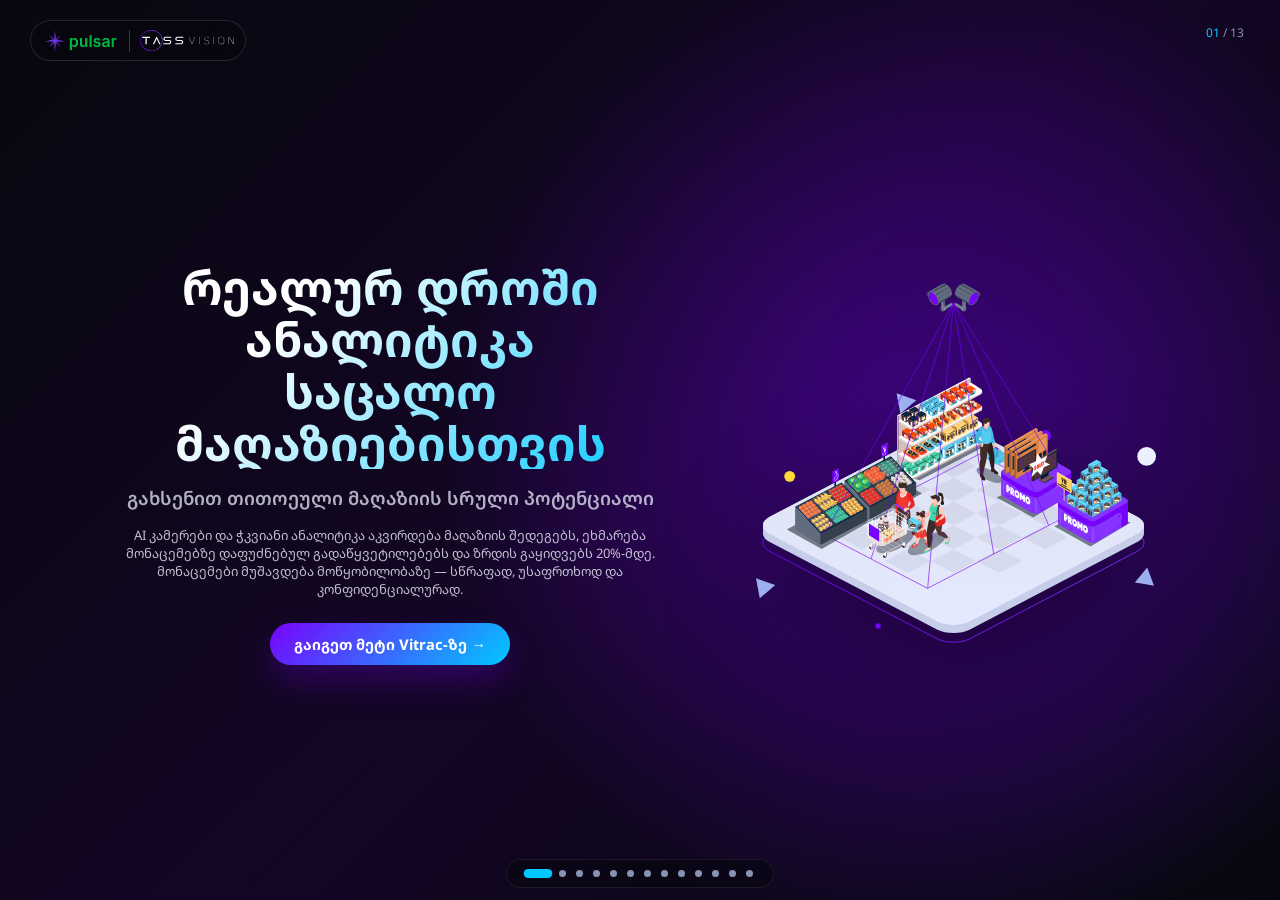
<file: index_ka.html>
<!DOCTYPE html>
<html lang="ka">
<head>
<meta charset="UTF-8">
<meta name="viewport" content="width=device-width, initial-scale=1.0">
<title>Vitrac — გაზარდეთ თქვენი მაღაზიის შემოსავალი</title>
<link rel="preconnect" href="https://fonts.googleapis.com">
<link rel="preconnect" href="https://fonts.gstatic.com" crossorigin>
<link href="https://fonts.googleapis.com/css2?family=Bebas+Neue&family=DM+Sans:ital,opsz,wght@0,9..40,300;0,9..40,400;0,9..40,500;0,9..40,700;1,9..40,300&family=JetBrains+Mono:wght@400;700&family=Noto+Sans+Condensed:wght@400;500;600;700;800;900&family=Noto+Sans+Georgian:wght@400;500;600;700;800;900&display=swap" rel="stylesheet">
<style>
  :root {
    --ink:    #07080F;
    --ink2:   #10132A;
    --blue:   #00C8FF;
    --blue2:  #006EFF;
    --orange: #FF5A1F;
    --green:  #00E676;
    --white:  #F0F4FF;
    --muted:  #8892B4;
    --card:   rgba(255,255,255,0.04);
    --border: rgba(255,255,255,0.08);
  }

  *, *::before, *::after { box-sizing: border-box; margin: 0; padding: 0; }

  html, body {
    width: 100%; height: 100%;
    overflow: hidden;
    background: var(--ink);
    font-family: 'Noto Sans Condensed', 'Noto Sans Georgian', sans-serif;
    color: var(--white);
    cursor: default;
    -webkit-font-smoothing: antialiased;
  }

  /* ── Deck ─────────────────────────────────────────── */
  .deck {
    width: 100vw; height: 100vh;
    position: relative;
    overflow: hidden;
  }

  .slide {
    position: absolute;
    inset: 0;
    display: flex;
    flex-direction: column;
    justify-content: center;
    align-items: center;
    padding: 60px 80px;
    opacity: 0;
    transform: translateX(100%);
    transition: opacity 0.55s cubic-bezier(.77,0,.18,1), transform 0.55s cubic-bezier(.77,0,.18,1);
    will-change: transform, opacity;
    overflow: hidden;
  }
  .slide.active {
    opacity: 1;
    transform: translateX(0);
  }
  .slide.exit-left {
    opacity: 0;
    transform: translateX(-100%);
  }

  /* ── Shared slide background shapes ──────────────── */
  .slide::before, .slide::after {
    content: '';
    position: absolute;
    border-radius: 50%;
    pointer-events: none;
    z-index: 0;
  }

  /* ── Nav ─────────────────────────────────────────── */
  .nav {
    position: fixed;
    bottom: 12px;
    left: 50%;
    transform: translateX(-50%);
    display: flex;
    align-items: center;
    gap: 10px;
    z-index: 100;
    background: rgba(7,8,15,0.6);
    backdrop-filter: blur(12px);
    border: 1px solid var(--border);
    border-radius: 100px;
    padding: 10px 20px;
  }
  .dot {
    width: 7px; height: 7px;
    border-radius: 50%;
    background: var(--muted);
    cursor: pointer;
    transition: background 0.3s, transform 0.3s, width 0.3s;
  }
  .dot.active {
    background: var(--blue);
    transform: scale(1.3);
    width: 22px;
    border-radius: 4px;
  }

  .arrow {
    position: fixed;
    top: 50%;
    transform: translateY(-50%);
    z-index: 100;
    width: 52px; height: 52px;
    border-radius: 50%;
    background: rgba(255,255,255,0.05);
    border: 1px solid var(--border);
    display: flex; align-items: center; justify-content: center;
    cursor: pointer;
    transition: background 0.2s, border-color 0.2s;
    backdrop-filter: blur(10px);
  }
  .arrow { display: none; }
  .arrow:hover { background: rgba(0,200,255,0.12); border-color: var(--blue); }
  .arrow svg { width: 20px; height: 20px; fill: none; stroke: var(--white); stroke-width: 2; stroke-linecap: round; stroke-linejoin: round; }
  .arrow.left { left: 24px; }
  .arrow.right { right: 24px; }

  /* slide counter */
  .counter {
    position: fixed;
    top: 24px; right: 36px;
    font-family: 'Noto Sans Condensed', 'Noto Sans Georgian', sans-serif;
    font-size: 12px;
    color: var(--muted);
    letter-spacing: 0.08em;
    z-index: 100;
  }
  .counter span { color: var(--blue); }

  /* ── Logos bar ───────────────────────────────────── */
  .logo-bar {
    position: fixed;
    top: 20px; left: 30px;
    display: flex; align-items: center; gap: 10px;
    z-index: 100;
    background: rgba(7,8,15,0.72);
    border: 1px solid rgba(255,255,255,0.12);
    border-radius: 999px;
    padding: 6px 11px;
    backdrop-filter: blur(12px);
  }
  .logo-bar .tv-logo {
    height: 22px;
    object-fit: contain;
    filter: none;
    opacity: 1;
  }
  .logo-bar .sep {
    width: 1px; height: 22px;
    background: rgba(255,255,255,0.2);
  }
  .logo-bar .pulsar-logo {
    height: 27px;
    object-fit: contain;
    filter: none;
    opacity: 1;
  }
  /* On white-bg slides invert the TassVision logo */
  .slide.light-bg ~ * .logo-bar .tv-logo { filter: brightness(0); opacity: 0.7; }

  /* ═══════════════════════════════════════════════════
     SLIDE 1 — COVER  (25% more compact)
  ═══════════════════════════════════════════════════ */
  #s1 {
    background: var(--ink);
    text-align: center;
  }
  #s1::before {
    width: 500px; height: 500px;
    background: radial-gradient(circle, rgba(0,200,255,0.15) 0%, transparent 70%);
    top: -150px; right: -150px;
  }
  #s1::after {
    width: 380px; height: 380px;
    background: radial-gradient(circle, rgba(255,90,31,0.1) 0%, transparent 70%);
    bottom: -100px; left: -80px;
  }
  #s1 .grid-overlay {
    position: absolute;
    inset: 0;
    background-image:
      linear-gradient(rgba(0,200,255,0.04) 1px, transparent 1px),
      linear-gradient(90deg, rgba(0,200,255,0.04) 1px, transparent 1px);
    background-size: 50px 50px;
    z-index: 0;
  }
  #s1 .content { position: relative; z-index: 1; }
  #s1 .eyebrow {
    font-family: 'Noto Sans Condensed', 'Noto Sans Georgian', sans-serif;
    font-size: 11px;
    letter-spacing: 0.22em;
    color: var(--blue);
    text-transform: uppercase;
    margin-bottom: 16px;
    display: flex; align-items: center; justify-content: center; gap: 10px;
  }
  #s1 .eyebrow::before, #s1 .eyebrow::after {
    content: '';
    width: 30px; height: 1px;
    background: var(--blue);
    opacity: 0.6;
  }
  #s1 h1 {
    font-family: 'Noto Sans Condensed', 'Noto Sans Georgian', sans-serif;
    font-size: clamp(54px, 7vw, 96px);
    line-height: 0.92;
    letter-spacing: 0.02em;
    background: linear-gradient(135deg, #fff 30%, var(--blue) 100%);
    -webkit-background-clip: text;
    -webkit-text-fill-color: transparent;
    background-clip: text;
    margin-bottom: 18px;
  }
  #s1 .sub {
    font-size: clamp(13px, 1.5vw, 16px);
    font-weight: 300;
    color: rgba(240,244,255,0.7);
    max-width: 520px;
    margin: 0 auto 32px;
    line-height: 1.6;
  }
  #s1 .cta-badge {
    display: inline-flex;
    align-items: center;
    gap: 8px;
    background: linear-gradient(135deg, var(--blue), var(--blue2));
    color: var(--ink);
    font-weight: 700;
    font-size: 12px;
    letter-spacing: 0.1em;
    text-transform: uppercase;
    padding: 11px 24px;
    border-radius: 100px;
    box-shadow: 0 0 30px rgba(0,200,255,0.3);
  }
  #s1 .vitrac-hero-logo {
    width: 120px;
    margin-bottom: 20px;
    filter: brightness(0) invert(1);
  }
  .intro-btn {
    margin-top: 40px;
    display: inline-flex;
    align-items: center;
    gap: 8px;
    background: transparent;
    border: 2px solid rgba(255,255,255,0.35);
    color: var(--white);
    font-family: 'Noto Sans Condensed', 'Noto Sans Georgian', sans-serif;
    font-size: 16px;
    font-weight: 500;
    letter-spacing: 0.06em;
    padding: 14px 36px;
    border-radius: 100px;
    cursor: pointer;
    transition: background 0.25s, border-color 0.25s, color 0.25s;
  }
  .intro-btn:hover {
    background: rgba(255,255,255,0.1);
    border-color: rgba(255,255,255,0.7);
  }

  /* ═══════════════════════════════════════════════════
     SLIDE 2 — THE PROBLEM
  ═══════════════════════════════════════════════════ */
  #s2 {
    background: #0D0E1C;
  }
  #s2::before {
    width: 600px; height: 600px;
    background: radial-gradient(circle, rgba(255,90,31,0.12) 0%, transparent 70%);
    top: -200px; left: -100px;
  }
  #s2 .inner {
    position: relative; z-index: 1;
    width: 100%; max-width: 1100px;
  }
  #s2 .tag {
    font-family: 'Noto Sans Condensed', 'Noto Sans Georgian', sans-serif;
    font-size: 12px;
    letter-spacing: 0.2em;
    color: var(--orange);
    text-transform: uppercase;
    margin-bottom: 20px;
  }
  #s2 h2 {
    font-family: 'Noto Sans Condensed', 'Noto Sans Georgian', sans-serif;
    font-size: clamp(52px, 6.5vw, 96px);
    line-height: 0.95;
    letter-spacing: 0.02em;
    margin-bottom: 52px;
    max-width: 800px;
  }
  #s2 h2 em { color: var(--orange); font-style: normal; }
  .pain-grid {
    display: grid;
    grid-template-columns: repeat(2, 1fr);
    gap: 16px;
  }
  .pain-card {
    background: rgba(255,90,31,0.06);
    border: 1px solid rgba(255,90,31,0.2);
    border-radius: 16px;
    padding: 24px 28px;
    display: flex;
    align-items: flex-start;
    gap: 16px;
  }
  .pain-icon {
    width: 44px; height: 44px;
    border-radius: 12px;
    background: rgba(255,90,31,0.15);
    display: flex; align-items: center; justify-content: center;
    flex-shrink: 0;
    font-size: 20px;
  }
  .pain-card h3 {
    font-size: 17px;
    font-weight: 600;
    margin-bottom: 6px;
    color: var(--white);
  }
  .pain-card p {
    font-size: 14px;
    color: var(--muted);
    line-height: 1.5;
  }

  /* ═══════════════════════════════════════════════════
     SLIDE 3 — WHAT IS VITRAC
  ═══════════════════════════════════════════════════ */
  #s3 {
    background: linear-gradient(135deg, #050917 0%, #0A1540 100%);
  }
  #s3::before {
    width: 800px; height: 800px;
    background: radial-gradient(circle, rgba(0,200,255,0.08) 0%, transparent 65%);
    top: -300px; right: -300px;
  }
  #s3 .inner {
    position: relative; z-index: 1;
    display: grid;
    grid-template-columns: 1fr 1fr;
    gap: 80px;
    align-items: center;
    width: 100%; max-width: 1200px;
  }
  #s3 .left .tag {
    font-family: 'Noto Sans Condensed', 'Noto Sans Georgian', sans-serif;
    font-size: 12px; letter-spacing: 0.2em;
    color: var(--blue); text-transform: uppercase;
    margin-bottom: 20px;
  }
  #s3 h2 {
    font-family: 'Noto Sans Condensed', 'Noto Sans Georgian', sans-serif;
    font-size: clamp(52px, 6vw, 88px);
    line-height: 0.93;
    letter-spacing: 0.02em;
    margin-bottom: 28px;
  }
  #s3 h2 em { color: var(--blue); font-style: normal; }
  #s3 .desc {
    font-size: 18px;
    font-weight: 300;
    color: rgba(240,244,255,0.75);
    line-height: 1.7;
    margin-bottom: 36px;
  }
  #s3 .highlight-box {
    background: linear-gradient(135deg, rgba(0,200,255,0.1), rgba(0,110,255,0.1));
    border: 1px solid rgba(0,200,255,0.25);
    border-radius: 16px;
    padding: 22px 26px;
    font-size: 15px;
    color: var(--blue);
    font-weight: 500;
    line-height: 1.6;
  }
  .vitrac-visual {
    position: relative;
    display: flex;
    align-items: center;
    justify-content: center;
  }
  .camera-ring {
    width: 320px; height: 320px;
    border-radius: 50%;
    border: 2px solid rgba(0,200,255,0.2);
    display: flex; align-items: center; justify-content: center;
    position: relative;
    animation: rotate 20s linear infinite;
  }
  @keyframes rotate { to { transform: rotate(360deg); } }
  .camera-ring::before {
    content: '';
    position: absolute;
    inset: 20px;
    border-radius: 50%;
    border: 1px dashed rgba(0,200,255,0.15);
  }
  .camera-center {
    width: 160px; height: 160px;
    border-radius: 50%;
    background: radial-gradient(circle, rgba(0,200,255,0.15), rgba(0,110,255,0.05));
    border: 2px solid rgba(0,200,255,0.3);
    display: flex; align-items: center; justify-content: center;
    font-size: 60px;
    animation: rotate 20s linear infinite reverse;
    box-shadow: 0 0 60px rgba(0,200,255,0.15), inset 0 0 30px rgba(0,200,255,0.05);
  }
  .orbit-dot {
    position: absolute;
    width: 12px; height: 12px;
    border-radius: 50%;
    background: var(--blue);
    box-shadow: 0 0 20px var(--blue);
    top: -6px; left: 50%;
    transform: translateX(-50%);
  }
  .orbit-dot:nth-child(2) { top: auto; bottom: -6px; background: var(--orange); box-shadow: 0 0 20px var(--orange); }
  .orbit-dot:nth-child(3) { top: 50%; left: -6px; transform: translateY(-50%); background: var(--green); box-shadow: 0 0 20px var(--green); }
  .data-tags {
    position: absolute;
    right: -40px; top: 50%;
    transform: translateY(-50%);
    display: flex; flex-direction: column; gap: 10px;
  }
  .data-tag {
    background: rgba(0,200,255,0.08);
    border: 1px solid rgba(0,200,255,0.2);
    border-radius: 8px;
    padding: 8px 14px;
    font-family: 'Noto Sans Condensed', 'Noto Sans Georgian', sans-serif;
    font-size: 11px;
    color: var(--blue);
    white-space: nowrap;
  }

  /* ═══════════════════════════════════════════════════
     SLIDE 4 — HOW IT WORKS
  ═══════════════════════════════════════════════════ */
  #s4 {
    background: var(--ink);
    text-align: center;
  }
  #s4::before {
    width: 600px; height: 600px;
    background: radial-gradient(circle, rgba(0,230,118,0.08) 0%, transparent 70%);
    bottom: -200px; right: -200px;
  }
  #s4 .inner {
    position: relative; z-index: 1;
    width: 100%; max-width: 1100px;
  }
  #s4 .tag {
    font-family: 'Noto Sans Condensed', 'Noto Sans Georgian', sans-serif;
    font-size: 12px; letter-spacing: 0.2em;
    color: var(--green); text-transform: uppercase;
    margin-bottom: 20px;
  }
  #s4 h2 {
    font-family: 'Noto Sans Condensed', 'Noto Sans Georgian', sans-serif;
    font-size: clamp(50px, 6vw, 84px);
    line-height: 0.93;
    letter-spacing: 0.02em;
    margin-bottom: 60px;
  }
  .steps-row {
    display: grid;
    grid-template-columns: repeat(3, 1fr);
    gap: 0;
    position: relative;
  }
  .steps-row::before {
    content: '';
    position: absolute;
    top: 44px; left: calc(16.67% + 20px);
    width: calc(66.66% - 40px);
    height: 2px;
    background: linear-gradient(90deg, var(--blue), var(--green));
    z-index: 0;
  }
  .step {
    display: flex;
    flex-direction: column;
    align-items: center;
    gap: 20px;
    padding: 0 24px;
    position: relative;
    z-index: 1;
  }
  .step-num {
    width: 88px; height: 88px;
    border-radius: 50%;
    display: flex; align-items: center; justify-content: center;
    font-family: 'Noto Sans Condensed', 'Noto Sans Georgian', sans-serif;
    font-size: 36px;
    letter-spacing: 0.05em;
    position: relative;
  }
  .step:nth-child(1) .step-num { background: linear-gradient(135deg, var(--blue), var(--blue2)); color: var(--ink); box-shadow: 0 0 40px rgba(0,200,255,0.3); }
  .step:nth-child(2) .step-num { background: linear-gradient(135deg, #7B3FF2, var(--blue2)); color: var(--white); box-shadow: 0 0 40px rgba(123,63,242,0.3); }
  .step:nth-child(3) .step-num { background: linear-gradient(135deg, var(--green), #00A86B); color: var(--ink); box-shadow: 0 0 40px rgba(0,230,118,0.3); }
  .step-emoji { font-size: 30px; }
  .step h3 {
    font-size: 20px;
    font-weight: 700;
    color: var(--white);
    margin-bottom: 8px;
  }
  .step p {
    font-size: 14px;
    color: var(--muted);
    line-height: 1.6;
    text-align: center;
  }

  /* ═══════════════════════════════════════════════════
     SLIDE 5 — VISITOR COUNTING
  ═══════════════════════════════════════════════════ */
  #s5 {
    background: #080B1A;
  }
  #s5::before {
    width: 700px; height: 700px;
    background: radial-gradient(circle, rgba(0,110,255,0.12) 0%, transparent 65%);
    top: -200px; left: -200px;
  }
  #s5 .inner {
    position: relative; z-index: 1;
    display: grid;
    grid-template-columns: 1fr 1fr;
    gap: 80px;
    align-items: center;
    width: 100%; max-width: 1200px;
  }
  #s5 .tag {
    font-family: 'Noto Sans Condensed', 'Noto Sans Georgian', sans-serif;
    font-size: 12px; letter-spacing: 0.2em;
    color: var(--blue); text-transform: uppercase;
    margin-bottom: 20px;
  }
  #s5 h2 {
    font-family: 'Noto Sans Condensed', 'Noto Sans Georgian', sans-serif;
    font-size: clamp(48px, 5.5vw, 82px);
    line-height: 0.93;
    letter-spacing: 0.02em;
    margin-bottom: 28px;
  }
  #s5 h2 em { color: var(--blue); font-style: normal; }
  #s5 .benefits {
    list-style: none;
    display: flex;
    flex-direction: column;
    gap: 16px;
  }
  #s5 .benefits li {
    display: flex;
    align-items: flex-start;
    gap: 14px;
    font-size: 15px;
    color: rgba(240,244,255,0.8);
    line-height: 1.5;
  }
  #s5 .benefits li::before {
    content: '→';
    color: var(--blue);
    font-weight: 700;
    flex-shrink: 0;
    margin-top: 1px;
  }

  /* Bar chart visual */
  .bar-chart {
    background: rgba(255,255,255,0.03);
    border: 1px solid var(--border);
    border-radius: 20px;
    padding: 32px;
    position: relative;
    overflow: hidden;
  }
  .bar-chart-label {
    font-family: 'Noto Sans Condensed', 'Noto Sans Georgian', sans-serif;
    font-size: 11px;
    color: var(--muted);
    letter-spacing: 0.1em;
    text-transform: uppercase;
    margin-bottom: 24px;
  }
  .bars {
    display: flex;
    align-items: flex-end;
    gap: 10px;
    height: 160px;
  }
  .bar-col {
    flex: 1;
    display: flex;
    flex-direction: column;
    align-items: center;
    gap: 6px;
    height: 100%;
    justify-content: flex-end;
  }
  .bar-fill {
    width: 100%;
    border-radius: 6px 6px 0 0;
    transition: height 0.8s ease;
    position: relative;
    min-height: 4px;
  }
  .bar-fill.peak { background: linear-gradient(180deg, var(--blue), var(--blue2)); box-shadow: 0 -4px 20px rgba(0,200,255,0.3); }
  .bar-fill.normal { background: rgba(0,200,255,0.35); }
  .bar-day {
    font-family: 'Noto Sans Condensed', 'Noto Sans Georgian', sans-serif;
    font-size: 10px;
    color: var(--muted);
  }
  .bar-num {
    position: absolute;
    top: -22px; left: 50%;
    transform: translateX(-50%);
    font-family: 'Noto Sans Condensed', 'Noto Sans Georgian', sans-serif;
    font-size: 10px;
    color: var(--blue);
    white-space: nowrap;
  }
  .big-stat {
    margin-top: 24px;
    text-align: center;
    padding: 16px;
    border-radius: 12px;
    background: rgba(0,200,255,0.06);
    border: 1px solid rgba(0,200,255,0.15);
  }
  .big-stat .num {
    font-family: 'Noto Sans Condensed', 'Noto Sans Georgian', sans-serif;
    font-size: 52px;
    color: var(--blue);
    line-height: 1;
  }
  .big-stat .label { font-size: 12px; color: var(--muted); margin-top: 4px; }

  /* ═══════════════════════════════════════════════════
     SLIDE 6 — HEAT MAPS
  ═══════════════════════════════════════════════════ */
  #s6 {
    background: #0B0A14;
  }
  #s6::before {
    width: 700px; height: 700px;
    background: radial-gradient(circle, rgba(255,90,31,0.1) 0%, transparent 65%);
    bottom: -200px; right: -200px;
  }
  #s6 .inner {
    position: relative; z-index: 1;
    display: grid;
    grid-template-columns: 1fr 1fr;
    gap: 80px;
    align-items: center;
    width: 100%; max-width: 1200px;
  }
  #s6 .right { order: -1; }
  #s6 .tag {
    font-family: 'Noto Sans Condensed', 'Noto Sans Georgian', sans-serif;
    font-size: 12px; letter-spacing: 0.2em;
    color: var(--orange); text-transform: uppercase;
    margin-bottom: 20px;
  }
  #s6 h2 {
    font-family: 'Noto Sans Condensed', 'Noto Sans Georgian', sans-serif;
    font-size: clamp(48px, 5.5vw, 82px);
    line-height: 0.93;
    letter-spacing: 0.02em;
    margin-bottom: 28px;
  }
  #s6 h2 em { color: var(--orange); font-style: normal; }
  #s6 .benefits {
    list-style: none;
    display: flex;
    flex-direction: column;
    gap: 16px;
    margin-bottom: 28px;
  }
  #s6 .benefits li {
    display: flex;
    align-items: flex-start;
    gap: 14px;
    font-size: 15px;
    color: rgba(240,244,255,0.8);
    line-height: 1.5;
  }
  #s6 .benefits li::before {
    content: '→';
    color: var(--orange);
    font-weight: 700;
    flex-shrink: 0;
  }
  #s6 .insight-box {
    background: rgba(255,90,31,0.08);
    border: 1px solid rgba(255,90,31,0.2);
    border-radius: 14px;
    padding: 18px 22px;
    font-size: 14px;
    color: rgba(240,244,255,0.8);
    line-height: 1.6;
  }
  #s6 .insight-box strong { color: var(--orange); }

  /* Store heatmap visual */
  .heatmap-visual {
    background: rgba(255,255,255,0.03);
    border: 1px solid var(--border);
    border-radius: 20px;
    padding: 28px;
    position: relative;
  }
  .heatmap-title {
    font-family: 'Noto Sans Condensed', 'Noto Sans Georgian', sans-serif;
    font-size: 11px;
    color: var(--muted);
    letter-spacing: 0.1em;
    text-transform: uppercase;
    margin-bottom: 20px;
  }
  .store-floor {
    width: 100%;
    aspect-ratio: 4/3;
    position: relative;
    background: rgba(255,255,255,0.02);
    border: 1px solid rgba(255,255,255,0.06);
    border-radius: 12px;
    overflow: hidden;
  }
  .heat-zone {
    position: absolute;
    border-radius: 50%;
    filter: blur(30px);
  }
  .hz1 { width: 180px; height: 180px; background: rgba(255,0,0,0.45); top: 10%; left: 10%; }
  .hz2 { width: 140px; height: 140px; background: rgba(255,120,0,0.4); top: 40%; right: 15%; }
  .hz3 { width: 100px; height: 100px; background: rgba(255,220,0,0.3); bottom: 15%; left: 35%; }
  .hz4 { width: 80px; height: 80px; background: rgba(0,200,255,0.25); bottom: 20%; right: 30%; }
  .floor-grid {
    position: absolute;
    inset: 0;
    background-image:
      linear-gradient(rgba(255,255,255,0.03) 1px, transparent 1px),
      linear-gradient(90deg, rgba(255,255,255,0.03) 1px, transparent 1px);
    background-size: 30px 30px;
  }
  .store-label {
    position: absolute;
    font-family: 'Noto Sans Condensed', 'Noto Sans Georgian', sans-serif;
    font-size: 9px;
    color: rgba(255,255,255,0.5);
    letter-spacing: 0.05em;
  }
  .store-label.entrance { bottom: 6px; left: 50%; transform: translateX(-50%); }
  .store-label.l1 { top: 12%; left: 8%; color: rgba(255,100,100,0.8); }
  .store-label.l2 { top: 42%; right: 10%; color: rgba(255,160,50,0.8); }
  .store-label.l3 { bottom: 18%; left: 30%; color: rgba(255,220,0,0.7); }
  .legend {
    display: flex;
    align-items: center;
    gap: 16px;
    margin-top: 16px;
    justify-content: center;
  }
  .legend-item {
    display: flex;
    align-items: center;
    gap: 6px;
    font-family: 'Noto Sans Condensed', 'Noto Sans Georgian', sans-serif;
    font-size: 9px;
    color: var(--muted);
  }
  .legend-dot {
    width: 10px; height: 10px;
    border-radius: 50%;
  }

  /* ═══════════════════════════════════════════════════
     SLIDE 7 — REPORTS & DASHBOARD
  ═══════════════════════════════════════════════════ */
  #s7 {
    background: #060D1A;
    text-align: center;
  }
  #s7::before {
    width: 800px; height: 800px;
    background: radial-gradient(circle, rgba(0,230,118,0.07) 0%, transparent 65%);
    top: -300px; right: -300px;
  }
  #s7 .inner {
    position: relative; z-index: 1;
    width: 100%; max-width: 1100px;
  }
  #s7 .tag {
    font-family: 'Noto Sans Condensed', 'Noto Sans Georgian', sans-serif;
    font-size: 12px; letter-spacing: 0.2em;
    color: var(--green); text-transform: uppercase;
    margin-bottom: 20px;
  }
  #s7 h2 {
    font-family: 'Noto Sans Condensed', 'Noto Sans Georgian', sans-serif;
    font-size: clamp(50px, 6vw, 86px);
    line-height: 0.93;
    letter-spacing: 0.02em;
    margin-bottom: 48px;
  }
  #s7 h2 em { color: var(--green); font-style: normal; }
  .features-grid {
    display: grid;
    grid-template-columns: repeat(3, 1fr);
    gap: 16px;
  }
  .feature-card {
    background: var(--card);
    border: 1px solid var(--border);
    border-radius: 20px;
    padding: 28px;
    text-align: left;
    transition: border-color 0.3s, background 0.3s;
    position: relative;
    overflow: hidden;
  }
  .feature-card::before {
    content: '';
    position: absolute;
    top: 0; left: 0; right: 0;
    height: 2px;
    background: linear-gradient(90deg, transparent, var(--green), transparent);
    opacity: 0;
    transition: opacity 0.3s;
  }
  .feature-card:hover { border-color: rgba(0,230,118,0.3); background: rgba(0,230,118,0.05); }
  .feature-card:hover::before { opacity: 1; }
  .feat-icon {
    font-size: 32px;
    margin-bottom: 16px;
    display: block;
  }
  .feature-card h3 {
    font-size: 17px;
    font-weight: 700;
    margin-bottom: 8px;
  }
  .feature-card p {
    font-size: 13px;
    color: var(--muted);
    line-height: 1.6;
  }

  /* ═══════════════════════════════════════════════════
     SLIDE 8 — TRUSTED BY
  ═══════════════════════════════════════════════════ */
  #s8 {
    background: #070811;
    text-align: center;
  }
  #s8::before {
    width: 600px; height: 600px;
    background: radial-gradient(circle, rgba(0,200,255,0.07) 0%, transparent 65%);
    top: -200px; left: 50%;
    transform: translateX(-50%);
  }
  #s8 .inner {
    position: relative; z-index: 1;
    width: 100%; max-width: 1000px;
  }
  #s8 .tag {
    font-family: 'Noto Sans Condensed', 'Noto Sans Georgian', sans-serif;
    font-size: 12px; letter-spacing: 0.2em;
    color: var(--blue); text-transform: uppercase;
    margin-bottom: 20px;
  }
  #s8 h2 {
    font-family: 'Noto Sans Condensed', 'Noto Sans Georgian', sans-serif;
    font-size: clamp(48px, 5.5vw, 80px);
    line-height: 0.93;
    letter-spacing: 0.02em;
    margin-bottom: 16px;
  }
  #s8 .sub {
    font-size: 18px;
    color: var(--muted);
    margin-bottom: 52px;
    font-weight: 300;
  }
  .stats-row {
    display: grid;
    grid-template-columns: repeat(3, 1fr);
    gap: 24px;
    margin-bottom: 52px;
  }
  .stat-box {
    background: var(--card);
    border: 1px solid var(--border);
    border-radius: 20px;
    padding: 32px 24px;
  }
  .stat-box .num {
    font-family: 'Noto Sans Condensed', 'Noto Sans Georgian', sans-serif;
    font-size: 64px;
    line-height: 1;
    background: linear-gradient(135deg, var(--blue), var(--blue2));
    -webkit-background-clip: text;
    -webkit-text-fill-color: transparent;
    background-clip: text;
  }
  .stat-box .label {
    font-size: 14px;
    color: var(--muted);
    margin-top: 8px;
    font-weight: 400;
  }
  .brands-strip {
    display: flex;
    align-items: center;
    justify-content: center;
    gap: 32px;
    flex-wrap: wrap;
    opacity: 0.5;
    filter: grayscale(1) brightness(2);
  }
  .brands-strip img {
    height: 28px;
    object-fit: contain;
  }

  /* ═══════════════════════════════════════════════════
     SLIDE 9 — PRICING
  ═══════════════════════════════════════════════════ */
  #s9 {
    background: #080C18;
    text-align: center;
  }
  #s9::before {
    width: 700px; height: 700px;
    background: radial-gradient(circle, rgba(123,63,242,0.1) 0%, transparent 65%);
    bottom: -200px; left: -200px;
  }
  #s9 .inner {
    position: relative; z-index: 1;
    width: 100%; max-width: 1100px;
  }
  #s9 .tag {
    font-family: 'Noto Sans Condensed', 'Noto Sans Georgian', sans-serif;
    font-size: 12px; letter-spacing: 0.2em;
    color: #A78BFA; text-transform: uppercase;
    margin-bottom: 20px;
  }
  #s9 h2 {
    font-family: 'Noto Sans Condensed', 'Noto Sans Georgian', sans-serif;
    font-size: clamp(48px, 5.5vw, 80px);
    line-height: 0.93;
    letter-spacing: 0.02em;
    margin-bottom: 28px;
  }

  /* Billing toggle */
  .billing-toggle {
    display: inline-flex;
    align-items: center;
    gap: 14px;
    background: rgba(255,255,255,0.04);
    border: 1px solid var(--border);
    border-radius: 100px;
    padding: 6px 8px;
    margin-bottom: 36px;
    cursor: pointer;
  }
  .toggle-btn {
    padding: 8px 20px;
    border-radius: 100px;
    font-size: 13px;
    font-weight: 600;
    cursor: pointer;
    transition: all 0.25s;
    color: var(--muted);
  }
  .toggle-btn.active {
    background: linear-gradient(135deg, #7B3FF2, var(--blue2));
    color: var(--white);
    box-shadow: 0 4px 20px rgba(123,63,242,0.3);
  }
  .save-badge {
    font-size: 11px;
    background: rgba(0,230,118,0.15);
    color: var(--green);
    border: 1px solid rgba(0,230,118,0.3);
    border-radius: 100px;
    padding: 3px 10px;
    font-weight: 600;
  }

  .pricing-grid {
    display: grid;
    grid-template-columns: repeat(4, 1fr);
    gap: 12px;
  }
  .plan-card {
    background: rgba(255,255,255,0.03);
    border: 1px solid var(--border);
    border-radius: 20px;
    padding: 28px 20px;
    position: relative;
    transition: border-color 0.3s, transform 0.3s;
    text-align: left;
    overflow: hidden;
  }
  .plan-card.popular {
    border-color: rgba(0,200,255,0.4);
    background: rgba(0,200,255,0.05);
    transform: translateY(-8px);
  }
  .popular-badge {
    position: absolute;
    top: 16px; right: 16px;
    background: linear-gradient(135deg, var(--blue), var(--blue2));
    color: var(--ink);
    font-size: 10px;
    font-weight: 700;
    letter-spacing: 0.1em;
    text-transform: uppercase;
    padding: 4px 10px;
    border-radius: 100px;
  }
  .plan-name {
    font-family: 'Noto Sans Condensed', 'Noto Sans Georgian', sans-serif;
    font-size: 28px;
    letter-spacing: 0.05em;
    margin-bottom: 4px;
    color: var(--white);
  }
  .plan-card.popular .plan-name { color: var(--blue); }
  .plan-desc {
    font-size: 12px;
    color: var(--muted);
    margin-bottom: 20px;
    line-height: 1.4;
  }
  .plan-price {
    margin-bottom: 6px;
  }
  .plan-amount {
    font-family: 'Noto Sans Condensed', 'Noto Sans Georgian', sans-serif;
    font-size: 48px;
    line-height: 1;
    color: var(--white);
  }
  .plan-currency {
    font-size: 20px;
    color: var(--muted);
    font-weight: 300;
  }
  .plan-period {
    font-size: 12px;
    color: var(--muted);
    margin-bottom: 20px;
  }
  .plan-divider {
    height: 1px;
    background: var(--border);
    margin: 16px 0;
  }
  .plan-features {
    list-style: none;
    display: flex;
    flex-direction: column;
    gap: 8px;
  }
  .plan-features li {
    display: flex;
    align-items: center;
    gap: 8px;
    font-size: 12px;
    color: rgba(240,244,255,0.7);
  }
  .plan-features li::before {
    content: '✓';
    color: var(--green);
    font-weight: 700;
    font-size: 11px;
    flex-shrink: 0;
  }

  /* ═══════════════════════════════════════════════════
     SLIDE 10 — CTA
  ═══════════════════════════════════════════════════ */
  #s10 {
    background: var(--ink);
    text-align: center;
    overflow: hidden;
  }
  #s10 .bg-glow {
    position: absolute;
    inset: 0;
    background:
      radial-gradient(ellipse at 30% 50%, rgba(0,200,255,0.12) 0%, transparent 50%),
      radial-gradient(ellipse at 70% 50%, rgba(255,90,31,0.08) 0%, transparent 50%);
  }
  #s10 .grid-overlay {
    position: absolute;
    inset: 0;
    background-image:
      linear-gradient(rgba(0,200,255,0.03) 1px, transparent 1px),
      linear-gradient(90deg, rgba(0,200,255,0.03) 1px, transparent 1px);
    background-size: 60px 60px;
  }
  #s10 .inner {
    position: relative; z-index: 1;
    width: 100%; max-width: 800px;
  }
  #s10 .tag {
    font-family: 'Noto Sans Condensed', 'Noto Sans Georgian', sans-serif;
    font-size: 12px; letter-spacing: 0.2em;
    color: var(--green); text-transform: uppercase;
    margin-bottom: 24px;
    display: flex; align-items: center; justify-content: center; gap: 12px;
  }
  #s10 .tag::before, #s10 .tag::after {
    content: '';
    width: 40px; height: 1px;
    background: var(--green);
    opacity: 0.5;
  }
  #s10 h2 {
    font-family: 'Noto Sans Condensed', 'Noto Sans Georgian', sans-serif;
    font-size: clamp(52px, 7vw, 104px);
    line-height: 0.9;
    letter-spacing: 0.02em;
    margin-bottom: 20px;
    background: linear-gradient(135deg, #fff 30%, var(--blue) 100%);
    -webkit-background-clip: text;
    -webkit-text-fill-color: transparent;
    background-clip: text;
  }
  #s10 .sub {
    font-size: 18px;
    color: rgba(240,244,255,0.6);
    margin-bottom: 52px;
    font-weight: 300;
    line-height: 1.6;
  }
  .contact-card {
    background: rgba(255,255,255,0.04);
    border: 1px solid rgba(0,200,255,0.2);
    border-radius: 24px;
    padding: 40px 48px;
    margin-bottom: 32px;
    position: relative;
    overflow: hidden;
  }
  .contact-card::before {
    content: '';
    position: absolute;
    top: 0; left: 0; right: 0;
    height: 2px;
    background: linear-gradient(90deg, var(--blue), var(--green), var(--blue));
  }
  .contact-company {
    font-family: 'Noto Sans Condensed', 'Noto Sans Georgian', sans-serif;
    font-size: 42px;
    letter-spacing: 0.08em;
    color: var(--white);
    margin-bottom: 4px;
  }
  .contact-id {
    font-family: 'Noto Sans Condensed', 'Noto Sans Georgian', sans-serif;
    font-size: 13px;
    color: var(--muted);
    margin-bottom: 24px;
    letter-spacing: 0.05em;
  }
  .contact-phone {
    display: inline-flex;
    align-items: center;
    gap: 12px;
    background: linear-gradient(135deg, var(--blue), var(--blue2));
    color: var(--ink);
    font-family: 'Noto Sans Condensed', 'Noto Sans Georgian', sans-serif;
    font-size: 36px;
    letter-spacing: 0.08em;
    padding: 16px 40px;
    border-radius: 16px;
    box-shadow: 0 8px 40px rgba(0,200,255,0.3);
  }
  .contact-phone .phone-icon { font-size: 24px; }
  #s1 .hero-main,
  #s1 .hero-support,
  .clean-title,
  .package-head .clean-title,
  #s9 h2,
  .plan-name,
  #s10.simple-cta h2 {
    font-family: 'Noto Sans Condensed', 'Noto Sans Georgian', sans-serif;
    font-weight: 900;
    letter-spacing: 0;
  }
  #s10.simple-cta .inner {
    max-width: 900px;
  }
  #s10.simple-cta h2 {
    font-size: clamp(66px, 8vw, 118px);
    margin-bottom: 38px;
  }
  #s10.simple-cta .simple-phone {
    font-family: 'Noto Sans Condensed', 'Noto Sans Georgian', sans-serif;
    font-size: clamp(52px, 6vw, 88px);
    line-height: 1;
    color: var(--blue);
    letter-spacing: 0.04em;
  }
  #s10.simple-cta .simple-company {
    margin-top: 26px;
    font-size: 22px;
    font-weight: 700;
    color: rgba(240,244,255,0.86);
  }
  #s10.simple-cta .simple-id {
    margin-top: 8px;
    font-family: 'Noto Sans Condensed', 'Noto Sans Georgian', sans-serif;
    font-size: 14px;
    letter-spacing: 0.08em;
    color: var(--muted);
  }
  .pulsar-logo-big {
    height: 44px;
    object-fit: contain;
    margin-bottom: 16px;
  }

  /* ── Animations ───────────────────────────────── */
  @keyframes fadeUp {
    from { opacity: 0; transform: translateY(30px); }
    to   { opacity: 1; transform: translateY(0); }
  }
  @keyframes pulse-glow {
    0%, 100% { box-shadow: 0 0 40px rgba(0,200,255,0.3); }
    50%       { box-shadow: 0 0 70px rgba(0,200,255,0.6); }
  }
  .slide.active > * {
    animation: fadeUp 0.6s ease forwards;
  }
  .slide.active > *:nth-child(2) { animation-delay: 0.1s; }
  .slide.active > *:nth-child(3) { animation-delay: 0.2s; }

  /* ── Responsive ───────────────────────────────── */
  @media (max-width: 900px) {
    .slide { padding: 40px 32px; }
    #s3 .inner, #s5 .inner, #s6 .inner { grid-template-columns: 1fr; }
    .pricing-grid { grid-template-columns: repeat(2, 1fr); }
    .steps-row { grid-template-columns: 1fr; gap: 32px; }
    .steps-row::before { display: none; }
    .pain-grid { grid-template-columns: 1fr; }
    .stats-row { grid-template-columns: 1fr; gap: 16px; }
    .features-grid { grid-template-columns: 1fr; }
  }

  /* ═══════════════════════════════════════════════════
     LIGHT SLIDE OVERRIDES  (slides 2 – 8)
  ═══════════════════════════════════════════════════ */

  /* S2 — Problem: clean white + orange */
  #s2 { background: #ffffff; }
  #s2 h2 { color: #07080F; }
  #s2 .tag { color: var(--orange); }
  .pain-card { background: #fff5f1; border-color: rgba(255,90,31,0.18); }
  .pain-icon { background: rgba(255,90,31,0.10); }
  .pain-card h3 { color: #07080F; }
  .pain-card p  { color: #5A6080; }
  #s2::before { background: radial-gradient(circle, rgba(255,90,31,0.07) 0%, transparent 70%); }

  /* S3 — What is Vitrac: pale blue-white */
  #s3 { background: #F4F8FF; }
  #s3::before { background: radial-gradient(circle, rgba(0,110,255,0.06) 0%, transparent 65%); }
  #s3 h2 { color: #07080F; }
  #s3 h2 em { color: var(--blue2); }
  #s3 .desc { color: #3C4370; }
  #s3 .highlight-box {
    background: rgba(0,110,255,0.06);
    border-color: rgba(0,110,255,0.2);
    color: var(--blue2);
  }
  .camera-ring { border-color: rgba(0,110,255,0.25); }
  .camera-ring::before { border-color: rgba(0,110,255,0.12); }
  .camera-center {
    background: radial-gradient(circle, rgba(0,110,255,0.12), rgba(0,110,255,0.03));
    border-color: rgba(0,110,255,0.3);
    box-shadow: 0 0 50px rgba(0,110,255,0.12);
  }
  .data-tag { background: rgba(0,110,255,0.06); border-color: rgba(0,110,255,0.18); color: var(--blue2); }

  /* S4 — How it works: bright white */
  #s4 { background: #ffffff; }
  #s4::before { background: radial-gradient(circle, rgba(0,180,100,0.06) 0%, transparent 70%); }
  #s4 h2 { color: #07080F; }
  #s4 .tag { color: #00A86B; }
  .step h3 { color: #07080F; }
  .step p  { color: #5A6080; }
  .steps-row::before { background: linear-gradient(90deg, var(--blue2), #00A86B); opacity: 0.5; }

  /* S5 — Visitor counting: white */
  #s5 { background: #ffffff; }
  #s5::before { background: radial-gradient(circle, rgba(0,110,255,0.07) 0%, transparent 65%); }
  #s5 h2 { color: #07080F; }
  #s5 h2 em { color: var(--blue2); }
  #s5 .tag { color: var(--blue2); }
  #s5 .benefits li { color: #3C4370; }
  #s5 .benefits li::before { color: var(--blue2); }
  .bar-chart { background: #F4F8FF; border-color: rgba(0,110,255,0.12); }
  .bar-chart-label { color: #8892B4; }
  .bar-fill.normal { background: rgba(0,110,255,0.25); }
  .bar-fill.peak   { background: linear-gradient(180deg, var(--blue2), #0040CC); box-shadow: 0 -4px 18px rgba(0,110,255,0.25); }
  .bar-day  { color: #8892B4; }
  .bar-num  { color: var(--blue2); }
  .big-stat { background: rgba(0,110,255,0.06); border-color: rgba(0,110,255,0.15); }
  .big-stat .num   { color: var(--blue2); }
  .big-stat .label { color: #5A6080; }

  /* S6 — Heat maps: warm cream */
  #s6 { background: #FFF7F4; }
  #s6::before { background: radial-gradient(circle, rgba(255,90,31,0.07) 0%, transparent 65%); }
  #s6 h2 { color: #07080F; }
  #s6 h2 em { color: var(--orange); }
  #s6 .tag { color: var(--orange); }
  #s6 .benefits li { color: #3C4370; }
  #s6 .benefits li::before { color: var(--orange); }
  #s6 .insight-box { background: rgba(255,90,31,0.06); border-color: rgba(255,90,31,0.18); color: #3C4370; }
  #s6 .insight-box strong { color: var(--orange); }
  .heatmap-visual { background: #fff; border-color: rgba(0,0,0,0.08); }
  .heatmap-title  { color: #8892B4; }
  .store-floor    { background: rgba(0,0,0,0.02); border-color: rgba(0,0,0,0.06); }
  .floor-grid     { background-image: linear-gradient(rgba(0,0,0,0.04) 1px,transparent 1px), linear-gradient(90deg,rgba(0,0,0,0.04) 1px,transparent 1px); }
  .store-label    { color: rgba(0,0,0,0.4); }
  .store-label.l1 { color: rgba(200,40,40,0.8); }
  .store-label.l2 { color: rgba(200,100,20,0.8); }
  .store-label.l3 { color: rgba(160,140,0,0.8); }
  .legend-item    { color: #8892B4; }

  /* S7 — Reports: fresh white-green */
  #s7 { background: #F4FBF7; }
  #s7::before { background: radial-gradient(circle, rgba(0,180,100,0.06) 0%, transparent 65%); }
  #s7 h2 { color: #07080F; }
  #s7 h2 em { color: #00A86B; }
  #s7 .tag { color: #00A86B; }
  .feature-card { background: #ffffff; border-color: rgba(0,0,0,0.07); }
  .feature-card::before { background: linear-gradient(90deg,transparent,#00A86B,transparent); }
  .feature-card:hover { border-color: rgba(0,168,107,0.3); background: rgba(0,168,107,0.04); }
  .feature-card h3 { color: #07080F; }
  .feature-card p  { color: #5A6080; }

  /* S8 — Trusted by: soft lavender-white */
  #s8 { background: #F2F5FF; }
  #s8::before { background: radial-gradient(circle, rgba(0,110,255,0.06) 0%, transparent 65%); }
  #s8 h2  { color: #07080F; }
  #s8 .sub { color: #5A6080; }
  #s8 .tag { color: var(--blue2); }
  .stat-box { background: #ffffff; border-color: rgba(0,0,0,0.07); }
  .stat-box .label { color: #5A6080; }
  .brands-strip { opacity: 0.45; filter: grayscale(1) brightness(0.2); }

  /* Nav adapts on light slides */
  body.is-light .nav {
    background: rgba(255,255,255,0.85);
    border-color: rgba(0,0,0,0.1);
  }
  body.is-light .dot { background: #c0c8e0; }
  body.is-light .dot.active { background: var(--blue2); }
  body.is-light .arrow {
    background: rgba(255,255,255,0.8);
    border-color: rgba(0,0,0,0.1);
  }
  body.is-light .arrow svg { stroke: #07080F; }
  body.is-light .arrow:hover { background: rgba(0,110,255,0.1); border-color: var(--blue2); }
  body.is-light .counter { color: #8892B4; }
  body.is-light .counter span { color: var(--blue2); }
  body.is-light .logo-bar {
    background: rgba(7,8,15,0.82);
    border-color: rgba(255,255,255,0.14);
  }
  body.is-light .logo-bar .sep { background: rgba(255,255,255,0.22); }
  body.is-light .tv-logo { filter: none !important; opacity: 1 !important; }

  /* ═══════════════════════════════════════════════════
     WEBSITE COPY REFRESH — SLIDES 1–8 ONLY
  ═══════════════════════════════════════════════════ */
  .site-slide {
    background: #f7f8fc !important;
    color: #07080F;
    text-align: left;
    padding: 48px 70px;
  }
  .site-slide::before {
    width: 760px; height: 760px;
    background: radial-gradient(circle, rgba(119,3,252,0.10) 0%, transparent 68%) !important;
    top: -280px; right: -260px;
  }
  .site-slide::after {
    width: 520px; height: 520px;
    background: radial-gradient(circle, rgba(0,200,255,0.10) 0%, transparent 70%) !important;
    bottom: -220px; left: -160px;
  }
  .site-inner {
    position: relative;
    z-index: 1;
    width: 100%;
    max-width: 1080px;
  }
  .site-split {
    display: grid;
    grid-template-columns: minmax(0, 0.95fr) minmax(360px, 1.05fr);
    gap: 38px;
    align-items: center;
  }
  .site-eyebrow {
    font-family: 'Noto Sans Condensed', 'Noto Sans Georgian', sans-serif;
    font-size: 9px;
    letter-spacing: 0.18em;
    text-transform: uppercase;
    color: #7703fc;
    margin-bottom: 11px;
  }
  .site-slide h1,
  .site-slide h2 {
    font-family: 'Noto Sans Condensed', 'Noto Sans Georgian', sans-serif;
    color: #07080F !important;
    -webkit-text-fill-color: currentColor;
    background: none;
    line-height: 0.94;
    letter-spacing: 0.02em;
  }
  .site-slide h1 {
    font-size: clamp(42px, 4.9vw, 72px);
    margin-bottom: 15px;
  }
  .site-slide h2 {
    font-size: clamp(34px, 4vw, 58px);
    margin-bottom: 14px;
  }
  .site-slide h2 em,
  .site-slide h1 em {
    color: #7703fc;
    font-style: normal;
  }
  .site-lead {
    font-size: 22px;
    line-height: 1.36;
    color: #3C4370;
    max-width: 620px;
  }
  .site-kicker {
    font-size: 24px;
    line-height: 1.25;
    color: #10132A;
    font-weight: 700;
    margin-bottom: 14px;
  }
  .site-hero-img,
  .site-side-img {
    width: 100%;
    display: block;
    object-fit: contain;
    filter: drop-shadow(0 28px 48px rgba(16,19,42,0.18));
  }
  .site-hero-img { max-height: 390px; }
  .site-side-img { max-height: 300px; }
  .site-image-stack {
    display: grid;
    gap: 12px;
  }
  .site-image-stack .site-side-img {
    background: #fff;
    border: 1px solid rgba(16,19,42,0.08);
    border-radius: 14px;
    padding: 11px;
    max-height: 180px;
  }
  .site-focus-img {
    width: 100%;
    max-height: 500px;
    display: block;
    object-fit: contain;
    filter: drop-shadow(0 28px 48px rgba(16,19,42,0.18));
  }
  .site-btn {
    margin-top: 20px;
    display: inline-flex;
    align-items: center;
    gap: 10px;
    border: 0;
    background: linear-gradient(135deg, #7703fc, #00C8FF);
    color: #fff;
    font-family: 'Noto Sans Condensed', 'Noto Sans Georgian', sans-serif;
    font-size: 12px;
    font-weight: 700;
    padding: 10px 22px;
    border-radius: 999px;
    cursor: pointer;
    box-shadow: 0 10px 24px rgba(119,3,252,0.25);
  }
  .site-card-grid {
    display: grid;
    grid-template-columns: repeat(2, minmax(0, 1fr));
    gap: 11px;
    margin-top: 20px;
  }
  .site-card {
    background: #fff;
    border: 1px solid rgba(16,19,42,0.08);
    border-radius: 10px;
    padding: 14px 15px;
    box-shadow: 0 12px 30px rgba(16,19,42,0.06);
  }
  .site-card h3,
  .site-feature h3,
  .site-plan h3 {
    color: #07080F;
    font-size: 20px;
    line-height: 1.25;
    margin-bottom: 8px;
  }
  .site-card p,
  .site-feature p,
  .site-plan p,
  .site-plan li {
    color: #5A6080;
    font-size: 18px;
    line-height: 1.34;
  }
  .site-feature-grid {
    display: grid;
    grid-template-columns: repeat(2, minmax(0, 1fr));
    gap: 14px;
    margin-top: 22px;
  }
  .site-feature {
    background: #fff;
    border: 1px solid rgba(119,3,252,0.12);
    border-radius: 10px;
    padding: 17px;
  }
  .site-feature .icon {
    font-size: 26px;
    margin-bottom: 8px;
    display: block;
  }
  .site-pill-row {
    display: flex;
    flex-wrap: wrap;
    gap: 7px;
    margin-top: 16px;
  }
  .site-pill {
    background: rgba(119,3,252,0.08);
    border: 1px solid rgba(119,3,252,0.16);
    border-radius: 999px;
    color: #7703fc;
    font-size: 14px;
    font-weight: 700;
    padding: 8px 12px;
  }
  .site-number-row {
    display: grid;
    grid-template-columns: repeat(4, minmax(0, 1fr));
    gap: 12px;
    margin-top: 23px;
  }
  .site-number {
    background: #fff;
    border: 1px solid rgba(16,19,42,0.08);
    border-radius: 10px;
    padding: 15px 12px;
    text-align: center;
  }
  .site-number .num {
    font-family: 'Noto Sans Condensed', 'Noto Sans Georgian', sans-serif;
    font-size: 40px;
    color: #7703fc;
    line-height: 1;
  }
  .site-number .label {
    color: #5A6080;
    font-size: 16px;
    line-height: 1.25;
    margin-top: 6px;
  }
  .site-note {
    color: #5A6080;
    font-size: 20px;
    line-height: 1.35;
    margin-top: 16px;
  }
  .site-work {
    display: grid;
    grid-template-columns: 0.9fr 1.1fr;
    gap: 24px;
    align-items: stretch;
  }
  .site-work-main {
    background: #10132A;
    color: #fff;
    border-radius: 16px;
    padding: 24px;
    display: flex;
    flex-direction: column;
    justify-content: center;
    min-height: 300px;
  }
  .site-work-main h2,
  .site-work-main h3 { color: #fff !important; }
  .site-work-main .site-lead { color: rgba(240,244,255,0.76); }
  .site-work-main img {
    width: 100%;
    max-height: 130px;
    margin-top: 18px;
    object-fit: contain;
  }
  .site-process {
    display: grid;
    gap: 9px;
  }
  .site-process-item {
    background: #fff;
    border: 1px solid rgba(16,19,42,0.08);
    border-radius: 10px;
    padding: 13px 15px;
  }
  .site-process-item strong {
    display: block;
    color: #07080F;
    font-size: 20px;
    margin-bottom: 7px;
  }
  .site-process-item span {
    color: #5A6080;
    font-size: 18px;
    line-height: 1.28;
  }
  .site-plan-grid {
    display: grid;
    grid-template-columns: repeat(2, minmax(0, 1fr));
    gap: 10px;
    margin-top: 18px;
  }
  .site-plan {
    background: #fff;
    border: 1px solid rgba(16,19,42,0.08);
    border-radius: 10px;
    padding: 13px;
  }
  .site-plan .availability {
    color: #7703fc;
    font-size: 8px;
    font-weight: 700;
    text-transform: uppercase;
    letter-spacing: 0.08em;
    margin-bottom: 6px;
  }
  .site-plan ul {
    list-style: none;
    display: grid;
    gap: 4px;
    margin-top: 8px;
  }
  .site-plan li::before {
    content: '✓';
    color: #00A86B;
    font-weight: 700;
    margin-right: 8px;
  }
  .site-dense .site-inner { max-width: 1040px; }
  .site-dense h2 { margin-bottom: 8px; }
  .site-dense .site-lead { font-size: 22px; max-width: 880px; }
  #s1.site-slide {
    background:
      radial-gradient(circle at 72% 48%, rgba(119,3,252,0.44) 0%, rgba(119,3,252,0.22) 25%, transparent 48%),
      linear-gradient(135deg, #07080F 0%, #120525 48%, #07080F 100%) !important;
  }
  #s1.site-slide::before {
    background: radial-gradient(circle, rgba(0,200,255,0.18) 0%, transparent 70%) !important;
  }
  #s1.site-slide::after {
    background: radial-gradient(circle, rgba(119,3,252,0.18) 0%, transparent 70%) !important;
  }
  #s1.site-slide h1 {
    color: #F0F4FF !important;
    -webkit-text-fill-color: #F0F4FF;
  }
  #s1.site-slide .site-eyebrow { color: #A78BFA; }
  #s1.site-slide .site-lead { color: rgba(240,244,255,0.78); }

  /* ═══════════════════════════════════════════════════
     CLEAN REBUILD — CONTENT SLIDES
  ═══════════════════════════════════════════════════ */
  .clean-slide {
    background: #F6F7FC !important;
    color: #07080F;
    justify-content: center;
    align-items: center;
    padding: 86px 104px 96px;
    text-align: left;
  }
  .clean-slide::before,
  .clean-slide::after { display: none !important; }
  .clean-dark {
    background:
      radial-gradient(circle at 74% 50%, rgba(119,3,252,0.48) 0%, rgba(119,3,252,0.23) 25%, transparent 48%),
      linear-gradient(135deg, #07080F 0%, #140525 52%, #07080F 100%) !important;
    color: #F0F4FF;
  }
  .clean-inner {
    position: relative;
    z-index: 1;
    width: min(1120px, 100%);
  }
  .clean-split {
    display: grid;
    grid-template-columns: minmax(0, 0.9fr) minmax(360px, 1.1fr);
    gap: 56px;
    align-items: center;
  }
  .clean-split.reverse {
    grid-template-columns: minmax(420px, 1.05fr) minmax(0, 0.95fr);
  }
  .clean-eyebrow {
    font-family: 'Noto Sans Condensed', 'Noto Sans Georgian', sans-serif;
    font-size: 13px;
    letter-spacing: 0.18em;
    text-transform: uppercase;
    color: #7703fc;
    margin-bottom: 18px;
  }
  .clean-dark .clean-eyebrow { color: #A78BFA; }
  .clean-title {
    font-family: 'Noto Sans Condensed', 'Noto Sans Georgian', sans-serif;
    font-size: clamp(48px, 5vw, 76px);
    line-height: 0.96;
    letter-spacing: 0.02em;
    color: #07080F;
    margin-bottom: 22px;
  }
  .clean-dark .clean-title { color: #F0F4FF; }
  .clean-subtitle {
    font-size: 24px;
    line-height: 1.28;
    font-weight: 700;
    color: #10132A;
    margin-bottom: 18px;
  }
  .clean-copy {
    font-size: 20px;
    line-height: 1.42;
    color: #4C5275;
  }
  .clean-dark .clean-copy,
  .clean-dark .clean-subtitle { color: rgba(240,244,255,0.78); }
  .clean-media {
    width: 100%;
    max-height: 440px;
    object-fit: contain;
    display: block;
    filter: drop-shadow(0 28px 48px rgba(16,19,42,0.18));
  }
  .clean-dark .clean-media {
    max-height: 500px;
    filter: drop-shadow(0 32px 54px rgba(0,0,0,0.45));
  }
  .hero-main {
    font-family: 'Noto Sans Condensed', 'Noto Sans Georgian', sans-serif;
    font-size: clamp(40px, 4.35vw, 62px);
    line-height: 0.98;
    letter-spacing: 0.02em;
    color: #F0F4FF;
    margin-bottom: 22px;
  }
  .hero-support {
    font-family: 'Noto Sans Condensed', 'Noto Sans Georgian', sans-serif;
    font-size: clamp(20px, 1.75vw, 28px);
    line-height: 1;
    letter-spacing: 0.02em;
    color: rgba(240,244,255,0.72);
    margin-bottom: 18px;
    white-space: nowrap;
  }
  #s1.clean-slide {
    padding: 112px 110px 86px;
    text-align: left;
  }
  #s1 .clean-inner {
    width: min(1180px, 100%);
    margin-top: 0;
  }
  #s1 .clean-split {
    display: grid;
    grid-template-columns: minmax(560px, 0.98fr) minmax(420px, 1.02fr);
    gap: 72px;
    align-items: center;
    text-align: center;
  }
  #s1 .clean-copy {
    font-size: 16px;
    line-height: 1.42;
    max-width: 600px;
    margin: 0 auto;
  }
  #s1 .clean-button {
    margin-top: 24px;
    padding: 11px 24px;
    font-size: 15px;
  }
  #s1 .clean-media {
    display: block;
    width: 100%;
    max-height: 360px;
    object-fit: contain;
  }
  .clean-button {
    margin-top: 30px;
    display: inline-flex;
    align-items: center;
    border: 0;
    background: linear-gradient(135deg, #7703fc, #00C8FF);
    color: #fff;
    font-family: 'Noto Sans Condensed', 'Noto Sans Georgian', sans-serif;
    font-size: 17px;
    font-weight: 700;
    padding: 14px 28px;
    border-radius: 999px;
    cursor: pointer;
    box-shadow: 0 16px 32px rgba(119,3,252,0.28);
  }
  .clean-grid {
    display: grid;
    grid-template-columns: repeat(2, minmax(0, 1fr));
    gap: 22px;
    margin-top: 28px;
  }
  .clean-card {
    background: #fff;
    border: 1px solid rgba(16,19,42,0.08);
    border-radius: 12px;
    padding: 24px;
    box-shadow: 0 18px 42px rgba(16,19,42,0.07);
  }
  .clean-card h3 {
    font-size: 23px;
    line-height: 1.2;
    color: #07080F;
    margin-bottom: 10px;
  }
  .clean-card p {
    font-size: 18px;
    line-height: 1.38;
    color: #5A6080;
  }
  .clean-number-row {
    display: grid;
    grid-template-columns: repeat(4, minmax(0, 1fr));
    gap: 18px;
    margin-top: 34px;
  }
  .clean-number {
    background: #fff;
    border: 1px solid rgba(16,19,42,0.08);
    border-radius: 12px;
    padding: 26px 18px;
    text-align: center;
  }
  .clean-number .num {
    font-family: 'Noto Sans Condensed', 'Noto Sans Georgian', sans-serif;
    font-size: 58px;
    line-height: 1;
    color: #7703fc;
  }
  .clean-number .label {
    font-size: 17px;
    line-height: 1.25;
    color: #5A6080;
    margin-top: 8px;
  }
  .clean-list {
    display: grid;
    gap: 16px;
    margin-top: 24px;
  }
  .clean-list-item {
    background: #fff;
    border: 1px solid rgba(16,19,42,0.08);
    border-radius: 12px;
    padding: 20px 22px;
  }
  .clean-list-item strong {
    display: block;
    color: #07080F;
    font-size: 22px;
    line-height: 1.2;
    margin-bottom: 7px;
  }
  .clean-list-item span {
    display: block;
    color: #5A6080;
    font-size: 18px;
    line-height: 1.34;
  }
  .clean-note {
    margin-top: 18px;
    color: #5A6080;
    font-size: 18px;
    line-height: 1.35;
  }
  .global-slide .clean-split {
    grid-template-columns: minmax(0, 0.9fr) minmax(420px, 1.1fr);
  }
  .global-slide .clean-title {
    font-size: clamp(54px, 5.6vw, 86px);
    margin-bottom: 26px;
  }
  .global-slide .clean-copy {
    max-width: 560px;
  }
  .global-metrics {
    display: grid;
    grid-template-columns: repeat(2, minmax(0, 1fr));
    gap: 18px;
  }
  .global-metrics .clean-number {
    min-height: 168px;
    display: flex;
    flex-direction: column;
    justify-content: center;
  }
  .global-metrics .clean-number .num {
    font-size: 70px;
  }
  .package-slide {
    padding-top: 70px;
    padding-bottom: 96px;
  }
  .package-head {
    display: flex;
    align-items: flex-end;
    justify-content: space-between;
    gap: 28px;
    margin-bottom: 22px;
  }
  .package-head .clean-title {
    margin-bottom: 10px;
    font-size: clamp(52px, 5.3vw, 82px);
  }
  .package-availability {
    color: #7703fc;
    font-size: 19px;
    line-height: 1.3;
    font-weight: 700;
    text-align: left;
    max-width: 520px;
  }
  .package-price {
    font-family: 'Noto Sans Condensed', 'Noto Sans Georgian', sans-serif;
    font-size: 112px;
    line-height: 0.9;
    color: #00C8FF;
    text-align: right;
  }
  .package-price span {
    font-family: 'Noto Sans Condensed', 'Noto Sans Georgian', sans-serif;
    font-size: 24px;
    color: rgba(240,244,255,0.68);
    font-weight: 500;
  }
  .package-grid {
    display: grid;
    grid-template-columns: repeat(2, minmax(0, 1fr));
    gap: 14px;
  }
  .package-feature {
    background: #fff;
    border: 1px solid rgba(16,19,42,0.08);
    border-radius: 12px;
    padding: 15px 18px;
    box-shadow: 0 14px 34px rgba(16,19,42,0.06);
  }
  .package-feature h3 {
    color: #07080F;
    font-size: 20px;
    line-height: 1.2;
    margin-bottom: 7px;
  }
  .package-feature p {
    color: #5A6080;
    font-size: 16px;
    line-height: 1.3;
  }
  .package-feature p + p {
    margin-top: 5px;
  }
  .package-slide.clean-dark {
    background:
      radial-gradient(circle at 85% 15%, rgba(119,3,252,0.28) 0%, transparent 40%),
      linear-gradient(135deg, #07080F 0%, #11041F 52%, #07080F 100%) !important;
  }
  .package-slide.clean-dark .clean-title {
    color: #F0F4FF;
  }
  .package-slide.clean-dark .clean-eyebrow,
  .package-slide.clean-dark .package-availability {
    color: #A78BFA;
  }
  .package-slide.clean-dark .package-feature {
    background: rgba(255,255,255,0.055);
    border-color: rgba(255,255,255,0.12);
    box-shadow: none;
  }
  .package-slide.clean-dark .package-feature h3 {
    color: #F0F4FF;
  }
  .package-slide.clean-dark .package-feature p {
    color: rgba(240,244,255,0.70);
  }
  .comparison-slide {
    padding: 54px 86px 62px;
    background:
      radial-gradient(circle at 90% 10%, rgba(0,200,255,0.18) 0%, transparent 42%),
      linear-gradient(135deg, #07080F 0%, #120525 56%, #07080F 100%) !important;
  }
  .comparison-head {
    display: flex;
    justify-content: center;
    gap: 0;
    align-items: center;
    margin-bottom: 12px;
    text-align: center;
  }
  .comparison-head .clean-title {
    color: #F0F4FF;
    margin-bottom: 0;
    font-size: clamp(36px, 3.8vw, 58px);
  }
  .comparison-head .clean-eyebrow {
    color: #A78BFA;
  }
  .comparison-table {
    display: grid;
    grid-template-columns: minmax(300px, 1.4fr) repeat(4, minmax(76px, 0.5fr));
    row-gap: 2px;
    column-gap: 1px;
    border: 0;
    border-radius: 0;
    overflow: visible;
    background: transparent;
  }
  .comparison-cell {
    padding: 4px 8px;
    min-height: 22px;
    border-right: 0;
    border-bottom: 0;
    color: rgba(240,244,255,0.78);
    font-size: 10px;
    line-height: 1.08;
    display: flex;
    align-items: center;
    background: rgba(255,255,255,0.035);
  }
  .comparison-cell:nth-child(5n) {
    border-right: 0;
  }
  .comparison-head-cell {
    background: rgba(0,200,255,0.14);
    color: #F0F4FF;
    font-weight: 700;
    font-size: 10px;
    justify-content: center;
    text-align: center;
  }
  .comparison-feature {
    color: #F0F4FF;
    font-weight: 600;
  }
  .comparison-check {
    justify-content: center;
    color: #00E676;
    font-weight: 800;
    font-size: 12px;
  }
  .comparison-empty {
    justify-content: center;
    color: rgba(240,244,255,0.22);
  }
  #s4.clean-slide,
  #s6.clean-slide {
    padding-top: 66px;
    padding-bottom: 76px;
  }
  #s4 .clean-split,
  #s6 .clean-split {
    gap: 40px;
  }
  #s4 .clean-title,
  #s6 .clean-title {
    font-size: clamp(42px, 4.25vw, 64px);
    margin-bottom: 16px;
  }
  #s4 .clean-copy {
    font-size: 18px;
    line-height: 1.34;
  }
  #s4 .clean-list,
  #s6 .clean-list {
    gap: 10px;
    margin-top: 18px;
  }
  #s4 .clean-list-item,
  #s6 .clean-list-item {
    padding: 14px 17px;
  }
  #s4 .clean-list-item strong,
  #s6 .clean-list-item strong {
    font-size: 19px;
    margin-bottom: 4px;
  }
  #s4 .clean-list-item span,
  #s6 .clean-list-item span {
    font-size: 16px;
    line-height: 1.25;
  }
  #s4 .clean-media,
  #s6 .clean-media {
    max-height: 350px;
  }
  #s8 .clean-media { max-height: 560px; }

  /* Georgian deck typography: calmer Noto treatment for Georgian readability. */
  body,
  button,
  .counter,
  .tag,
  .clean-eyebrow,
  .clean-title,
  .clean-copy,
  .clean-subtitle,
  .hero-main,
  .hero-support,
  .hero-copy,
  .package-slide,
  .package-price,
  .package-price span,
  .package-feature,
  .comparison-cell,
  .plan-card,
  .plan-name,
  .plan-price,
  .plan-period,
  .simple-cta {
    font-family: 'Noto Sans Georgian', 'Noto Sans Condensed', sans-serif !important;
    letter-spacing: 0 !important;
    font-stretch: normal;
  }

  .clean-title,
  #s1 .hero-main,
  #s1 .hero-support,
  .package-head .clean-title,
  #s9 h2,
  .plan-name,
  #s10.simple-cta h2 {
    font-weight: 600;
    line-height: 1.1;
    transform: none;
  }

  #s1 .hero-main {
    font-size: clamp(34px, 3.7vw, 56px);
    max-width: 920px;
    font-weight: 700;
  }
  #s1 .hero-support {
    font-size: clamp(17px, 1.45vw, 23px);
    line-height: 1.2;
    max-width: 900px;
  }
  #s1 .hero-copy {
    font-size: clamp(15px, 1.25vw, 19px);
    line-height: 1.34;
    max-width: 760px;
  }
  #s1 .clean-button {
    font-size: clamp(14px, 1.15vw, 17px);
    font-weight: 700;
  }
  #s1 .clean-copy {
    font-size: clamp(13px, 0.95vw, 16px);
    line-height: 1.38;
    max-width: 720px;
  }

  .clean-title {
    font-size: clamp(28px, 2.65vw, 42px);
    line-height: 1.14;
  }
  #s2 .clean-title,
  #s3 .clean-title,
  #s4 .clean-title,
  #s5 .clean-title,
  #s6 .clean-title {
    font-size: clamp(26px, 2.35vw, 38px);
    line-height: 1.15;
  }
  .clean-subtitle {
    font-size: clamp(17px, 1.35vw, 22px);
    line-height: 1.28;
    font-weight: 600;
  }
  .clean-copy {
    font-size: clamp(15px, 1.05vw, 18px);
    line-height: 1.38;
  }
  .clean-card h3,
  .clean-list-item strong,
  .package-feature h3 {
    font-size: clamp(15px, 1.18vw, 19px);
    line-height: 1.22;
    font-weight: 600;
  }
  .clean-card p,
  .clean-list-item span,
  .package-feature p {
    font-size: clamp(13px, 0.95vw, 15px);
    line-height: 1.34;
    font-weight: 400;
  }

  .package-head .clean-title {
    font-size: clamp(36px, 3.5vw, 56px);
    font-weight: 700;
  }
  .package-availability {
    font-size: clamp(13px, 1vw, 16px);
    line-height: 1.35;
    font-weight: 500;
  }
  .package-price {
    font-size: clamp(54px, 5.2vw, 82px);
    font-weight: 700;
    transform: none;
  }
  .package-price span {
    font-size: clamp(13px, 1.05vw, 17px);
    font-weight: 500;
  }

  .comparison-head .clean-title {
    font-size: clamp(27px, 2.35vw, 38px);
    line-height: 1.14;
  }
  .comparison-cell {
    font-size: 10.5px;
    line-height: 1.05;
    font-weight: 600;
  }
  .comparison-head-cell,
  .comparison-check {
    font-weight: 800;
  }

  #s9 h2 {
    font-size: clamp(32px, 3vw, 48px);
    line-height: 1.12;
  }
  .plan-name {
    font-size: 23px;
    font-weight: 600;
  }
  .plan-price {
    font-weight: 700;
  }

  #s10.simple-cta h2 {
    font-size: clamp(36px, 4.4vw, 64px);
    line-height: 1.18;
    font-weight: 600;
    margin-bottom: 28px;
  }
  #s10.simple-cta .simple-phone {
    font-family: 'Noto Sans Georgian', 'Noto Sans Condensed', sans-serif !important;
    font-weight: 700;
    font-size: clamp(38px, 4.5vw, 64px);
    letter-spacing: 0.02em !important;
  }
  #s10.simple-cta .simple-company {
    font-size: 18px;
    font-weight: 600;
  }
  #s10.simple-cta .simple-id {
    font-size: 13px;
  }
</style>
</head>
<body>

<!-- Logo bar -->
<div class="logo-bar">
  <img class="pulsar-logo" src="pulsar-logo.png" alt="Pulsar">
  <div class="sep"></div>
  <img class="tv-logo" src="assets/tassvision_Logo_dark.svg" alt="TassVision">
</div>

<!-- Slide counter -->
<div class="counter"><span id="cur">01</span> / 13</div>

<!-- Left arrow -->
<div class="arrow left" id="prevBtn">
  <svg viewBox="0 0 24 24"><polyline points="15 18 9 12 15 6"/></svg>
</div>

<!-- Right arrow -->
<div class="arrow right" id="nextBtn">
  <svg viewBox="0 0 24 24"><polyline points="9 18 15 12 9 6"/></svg>
</div>

<!-- Dot navigation -->
<div class="nav" id="dots"></div>

<!-- ╔══════════════════════════════════════════════════╗ -->
<!-- ║  SLIDE 1 — HERO                                 ║ -->
<!-- ╚══════════════════════════════════════════════════╝ -->
<div class="slide active clean-slide clean-dark" id="s1">
  <div class="clean-inner clean-split">
    <div>
      <h1 class="hero-main">რეალურ დროში ანალიტიკა<br>საცალო მაღაზიებისთვის</h1>
      <div class="hero-support">გახსენით თითოეული მაღაზიის სრული პოტენციალი</div>
      <p class="clean-copy">AI კამერები და ჭკვიანი ანალიტიკა აკვირდება მაღაზიის შედეგებს, ეხმარება მონაცემებზე დაფუძნებულ გადაწყვეტილებებს და ზრდის გაყიდვებს 20%-მდე. მონაცემები მუშავდება მოწყობილობაზე — სწრაფად, უსაფრთხოდ და კონფიდენციალურად.</p>
      <button class="clean-button" onclick="document.getElementById('nextBtn').click()">გაიგეთ მეტი Vitrac-ზე →</button>
    </div>
    <div>
      <img class="clean-media" src="assets/main_pic.svg" alt="Sales conversion analytics">
    </div>
  </div>
</div>

<!-- ╔══════════════════════════════════════════════════╗ -->
<!-- ║  SLIDE 2 — SALES CONVERSION                     ║ -->
<!-- ╚══════════════════════════════════════════════════╝ -->
<div class="slide clean-slide" id="s2">
  <div class="clean-inner clean-split reverse">
    <div>
      <img class="clean-media" src="assets/Vitrac-hero-black.png" alt="Hero mockup">
    </div>
    <div>
      <div class="clean-eyebrow">გაყიდვების კონვერსია</div>
      <h2 class="clean-title">გაზომეთ ვიზიტორების ნაკადი კონვერსიის გასაზრდელად</h2>
      <p class="clean-subtitle">
        შეამცირეთ იმ ვიზიტორების რაოდენობა, რომლებიც მაღაზიას ყიდვის გარეშე ტოვებენ.
      </p>
      <p class="clean-copy">
        TASS Vision ფიზიკურ მაღაზიებს აძლევს მკაფიო გაყიდვების funnel-ს შესვლიდან გასვლამდე, მყისიერი დატვირთულობისა და კონვერსიის ანგარიშებით, AI ტექნოლოგიით და +98% სიზუსტით.
      </p>
    </div>
  </div>
</div>

<!-- ╔══════════════════════════════════════════════════╗ -->
<!-- ║  SLIDE 3 — RETAIL USE CASES                     ║ -->
<!-- ╚══════════════════════════════════════════════════╝ -->
<div class="slide clean-slide" id="s3">
  <div class="clean-inner">
    <div class="clean-eyebrow">მაღაზიის შედეგების ანალიტიკა</div>
    <h2 class="clean-title">ოთხი გზა, როგორ აქცევს Vitrac ტრაფიკს მოქმედებად</h2>
    <div class="clean-grid">
      <div class="clean-card">
        <h3>სარეკლამო კამპანიების ეფექტიანობა</h3>
        <p>შეადარეთ ტრაფიკი კამპანიის გაშვებამდე და შემდეგ. მარკეტინგის გუნდები სწრაფად ხედავენ ტრაფიკისა და დემოგრაფიის შედეგებს.</p>
      </div>
      <div class="clean-card">
        <h3>თაროების ზუსტი დაგეგმვა</h3>
        <p>აღმოაჩინეთ ცარიელი თაროები, შეამოწმეთ ფასმაჩვენებლები და პლანოგრამის დაცვა, რათა შეამციროთ დაკარგული გაყიდვები.</p>
      </div>
      <div class="clean-card">
        <h3>Heat map</h3>
        <p>გააუმჯობესეთ განლაგება ცხელი ზონებითა და მომხმარებლის მოძრაობის რუკით. ნახეთ, რომელი ადგილებია აქტიური და რომლებს უგულებელყოფენ მომხმარებლები.</p>
      </div>
      <div class="clean-card">
        <h3>ვიზიტორების AI ანალიზი</h3>
        <p>გააანალიზეთ შესვლის ტრაფიკი, ვიზიტორთა ქცევა, მომხმარებლის ნაკადი და კონვერსიის ვარდნა მარტივი dashboard-ებით.</p>
      </div>
    </div>
  </div>
</div>

<!-- ╔══════════════════════════════════════════════════╗ -->
<!-- ║  SLIDE 4 — HOW VITRAC WORKS                     ║ -->
<!-- ╚══════════════════════════════════════════════════╝ -->
<div class="slide clean-slide" id="s4">
  <div class="clean-inner clean-split">
    <div>
      <div class="clean-eyebrow">როგორ მუშაობს</div>
      <h2 class="clean-title">ვიზიტორების AI ანალიზი Retail 5.0-ისთვის</h2>
      <p class="clean-copy">
        Vitrac აანალიზებს შესვლის ტრაფიკს და ვიზიტორთა ქცევას, აჩვენებს უხილავ დანაკარგებს და კამერის თითოეულ კადრს აქცევს გაყიდვებისა და ეფექტიანობის მონაცემად.
      </p>
      <div class="clean-list">
        <div class="clean-list-item">
          <strong>ნახეთ, სად კარგავთ მომხმარებელს</strong>
          <span>გაიგეთ რამდენი ადამიანი შემოვიდა, ვინ არიან ისინი და სად ეცემა კონვერსია.</span>
        </div>
        <div class="clean-list-item">
          <strong>მართეთ ტრაფიკი მონაცემებით</strong>
          <span>გამოიყენეთ საათობრივი და დღიური დინამიკა პერსონალის, VM-ის, მერჩენდაიზინგისა და გაყიდვების გასაუმჯობესებლად.</span>
        </div>
      </div>
    </div>
    <div>
      <img class="clean-media" src="assets/1_en.svg" alt="AI visitor analysis">
    </div>
  </div>
</div>

<!-- ╔══════════════════════════════════════════════════╗ -->
<!-- ║  SLIDE 5 — WHAT VITRAC DOES                     ║ -->
<!-- ╚══════════════════════════════════════════════════╝ -->
<div class="slide clean-slide" id="s5">
  <div class="clean-inner">
    <div class="clean-eyebrow">რას აკეთებს Vitrac</div>
    <h2 class="clean-title">მომხმარებლის ნაკადისა და ქცევის მკაფიო სურათი</h2>
    <div class="clean-grid">
      <div class="clean-card">
        <h3>ვიზიტორების დათვლა</h3>
        <p>ითვლის მაღაზიაში შემოსვლებს, გამორიცხავს პერსონალს და განმეორებით ვიზიტებს, რათა მიიღოთ სუფთა მონაცემები რეალურ მომხმარებლებზე.</p>
      </div>
      <div class="clean-card">
        <h3>დემოგრაფიული ანალიტიკა</h3>
        <p>ადგენს სქესსა და ასაკობრივ ჯგუფებს, რათა უკეთ გაიგოთ აუდიტორია და მოარგოთ მაღაზიისა და მარკეტინგის გადაწყვეტილებები.</p>
      </div>
      <div class="clean-card">
        <h3>ჯგუფების ამოცნობა</h3>
        <p>ცნობს ოჯახებსა და ჯგუფებს, რათა მიიღოთ უნიკალური ვიზიტების უფრო ზუსტი მაჩვენებლები და არა მხოლოდ საერთო headcount.</p>
      </div>
      <div class="clean-card">
        <h3>ბიზნეს შედეგი</h3>
        <p>შეამცირეთ დაკარგული ვიზიტები, გაზარდეთ კონვერსია, გააუმჯობესეთ პერსონალის განრიგი და ფოკუსირდით შემოსავლის ზრდაზე.</p>
      </div>
    </div>
  </div>
</div>

<!-- ╔══════════════════════════════════════════════════╗ -->
<!-- ║  SLIDE 6 — IMPLEMENTATION                       ║ -->
<!-- ╚══════════════════════════════════════════════════╝ -->
<div class="slide clean-slide" id="s6">
  <div class="clean-inner clean-split reverse">
    <div>
      <img class="clean-media" src="assets/2_en.svg" alt="Vitrac implementation dashboard">
    </div>
    <div>
      <div class="clean-eyebrow">დანერგვა და უსაფრთხოება</div>
      <h2 class="clean-title">სწრაფი დანერგვა, დაცული მონაცემები, მკაფიო ROI</h2>
      <div class="clean-list">
        <div class="clean-list-item">
          <strong>სიზუსტე და მონაცემები</strong>
          <span>ტრაფიკის დათვლის სიზუსტე 99%-მდე, POS/ERP/DMS ინტეგრაციით შესვლიდან ყიდვამდე რეალური კონვერსიისთვის.</span>
        </div>
        <div class="clean-list-item">
          <strong>ინსტალაცია</strong>
          <span>როლებზე დაფუძნებული web და mobile dashboard-ები. ინსტალაცია, ტესტირება და onboarding დაახლოებით ერთ კვირას მოითხოვს.</span>
        </div>
        <div class="clean-list-item">
          <strong>უსაფრთხოება და ROI</strong>
          <span>დაშიფრული მონაცემები, EU სერვერები, სტანდარტულ ანალიტიკაში სახის ამოცნობის გარეშე და ტიპური payback 3–6 თვეში.</span>
        </div>
      </div>
    </div>
  </div>
</div>

<!-- ╔══════════════════════════════════════════════════╗ -->
<!-- ║  SLIDE 8 — STANDARD PACKAGE                     ║ -->
<!-- ╚══════════════════════════════════════════════════╝ -->
<div class="slide clean-slide clean-dark package-slide" id="s-standard">
  <div class="clean-inner">
    <div class="package-head">
      <div>
        <div class="clean-eyebrow">ფუნქციების შედარება · Vitrac</div>
        <h2 class="clean-title">STANDARD</h2>
        <div class="package-availability">ხელმისაწვდომია ყველა პაკეტში: Standard, Plus, Pro და Enterprise</div>
      </div>
      <div>
        <div class="package-price">100 <span>GEL / თვე</span></div>
      </div>
    </div>
    <div class="package-grid">
      <div class="package-feature">
        <h3>ვიზიტორების დათვლა / პერსონალის გამორიცხვა</h3>
        <p>ითვლის ყველა ვიზიტორს შესასვლელში და ავტომატურად გამორიცხავს პერსონალს.</p>
        <p>vision models არ ითვლის თანამშრომლებს, რათა მიიღოთ ზუსტი მონაცემები რეალურ მომხმარებლებზე.</p>
      </div>
      <div class="package-feature">
        <h3>დემოგრაფიული ანალიტიკა (ასაკი, სქესი)</h3>
        <p>ადგენს თითოეული ვიზიტორის სქესსა და ასაკობრივ ჯგუფს.</p>
        <p>გეხმარებათ აუდიტორიის გაგებაში და მარკეტინგის მორგებაში.</p>
      </div>
      <div class="package-feature">
        <h3>AI-გენერირებული Email ანგარიშები</h3>
        <p>ავტომატური email ანგარიშები კვირეული, თვიური ან შეთანხმებული განრიგით.</p>
        <p>მიიღეთ ძირითადი ანალიტიკა და რჩევები სისტემაში შესვლის გარეშე.</p>
      </div>
      <div class="package-feature">
        <h3>ოჯახებისა და ჯგუფების ამოცნობა</h3>
        <p>საჭიროებისამებრ ცნობს ოჯახებსა და ჯგუფებს ერთ ერთეულად.</p>
        <p>ქმნის უნიკალური ვიზიტების უფრო ზუსტ მაჩვენებლებს და არა მხოლოდ headcount-ს.</p>
      </div>
      <div class="package-feature">
        <h3>საათობრივი / დღიური / თვიური ანგარიშები</h3>
        <p>ანგარიშები საათის, დღის და თვის ჭრილით.</p>
        <p>გააანალიზეთ ტრაფიკის დინამიკა, ტრენდები და სეზონურობა.</p>
      </div>
      <div class="package-feature">
        <h3>Web dashboard-ზე წვდომა</h3>
        <p>მოსახერხებელი browser-based dashboard.</p>
        <p>ყველა ძირითადი მეტრიკა და გრაფიკი ერთ სივრცეში, ნებისმიერ დროს.</p>
      </div>
    </div>
  </div>
</div>

<!-- ╔══════════════════════════════════════════════════╗ -->
<!-- ║  SLIDE 9 — PLUS PACKAGE                         ║ -->
<!-- ╚══════════════════════════════════════════════════╝ -->
<div class="slide clean-slide clean-dark package-slide" id="s-plus">
  <div class="clean-inner">
    <div class="package-head">
      <div>
        <div class="clean-eyebrow">ფუნქციების შედარება · Vitrac</div>
        <h2 class="clean-title">PLUS</h2>
        <div class="package-availability">ხელმისაწვდომია Plus პაკეტიდან</div>
      </div>
      <div>
        <div class="package-price">170 <span>GEL / თვე</span></div>
      </div>
    </div>
    <div class="package-grid">
      <div class="package-feature">
        <h3>POS ინტეგრაცია კონვერსიისთვის</h3>
        <p>ზუსტი კონვერსიის თვალყურის დევნება თითოეული მაღაზიისთვის.</p>
        <p>უფასო ინტეგრაცია 5+ მაღაზიის მქონე ქსელებისთვის.</p>
      </div>
      <div class="package-feature">
        <h3>გარე Foot Traffic Analytics</h3>
        <p>გაზომეთ ფეხით მოსიარულეთა ნაკადი მაღაზიის შესასვლელთან.</p>
        <p>აკონტროლეთ კონვერსია გარე ტრაფიკიდან მაღაზიაში ვიზიტამდე.</p>
      </div>
      <div class="package-feature">
        <h3>Benchmarking და ბაზრის ტრენდები</h3>
        <p>შეადარეთ ფილიალები და ინდუსტრიის ტრენდები.</p>
        <p>ნახეთ, სად ხართ წინ და სად არის ზრდის სივრცე.</p>
      </div>
      <div class="package-feature">
        <h3>რეკლამის ეფექტიანობის ანალიტიკა</h3>
        <p>ზომავს, როგორ ზრდის მარკეტინგი ვიზიტებსა და ყიდვებს.</p>
        <p>აკვირდება uplift-ს, ROI-ს და კონვერსიის ცვლილებას თითოეულ მაღაზიაში.</p>
      </div>
    </div>
  </div>
</div>

<!-- ╔══════════════════════════════════════════════════╗ -->
<!-- ║  SLIDE 10 — PROFESSIONAL PACKAGE                ║ -->
<!-- ╚══════════════════════════════════════════════════╝ -->
<div class="slide clean-slide clean-dark package-slide" id="s-pro">
  <div class="clean-inner">
    <div class="package-head">
      <div>
        <div class="clean-eyebrow">ფუნქციების შედარება · Vitrac</div>
        <h2 class="clean-title">PROFESSIONAL</h2>
        <div class="package-availability">ხელმისაწვდომია Professional პაკეტიდან</div>
      </div>
      <div>
        <div class="package-price">240 <span>GEL / თვე</span></div>
      </div>
    </div>
    <div class="package-grid">
      <div class="package-feature">
        <h3>VIP კლიენტების სიები</h3>
        <p>ამოიცნობს დაბრუნებულ მომხმარებლებს.</p>
        <p>გეხმარებათ ლოიალობისა და განმეორებითი ყიდვების შეფასებაში.</p>
      </div>
      <div class="package-feature">
        <h3>გაზრდილი სიზუსტე (v.2 კამერა)</h3>
        <p>Vitrac 2.0 კამერები იყენებს სახის ამოცნობას პერსონალისა და განმეორებითი ვიზიტების გამოსარიცხად 99% სიზუსტით.</p>
      </div>
      <div class="package-feature">
        <h3>Blocked list და თანამშრომლების სია</h3>
        <p>მართეთ დაშვებული და შეზღუდული სახეები ამოცნობის წესებისთვის.</p>
        <p>გამორიცხეთ თანამშრომლები ანალიტიკიდან, რათა ტრაფიკი და კონვერსია ზუსტი დარჩეს.</p>
      </div>
      <div class="package-feature">
        <h3>პერსონალის განრიგის ოპტიმიზაცია</h3>
        <p>რეკომენდაციები ცვლებისთვის პიკურ საათებსა და რეალურ ტრაფიკზე დაყრდნობით.</p>
        <p>შეამცირეთ შრომითი ხარჯები გაყიდვების დაკარგვის გარეშე.</p>
      </div>
      <div class="package-feature">
        <h3>Vitrac AI</h3>
        <p>AI მოდული ქცევის პროგნოზისა და ანომალიების აღმოჩენისთვის.</p>
        <p>გაფრთხილებთ უჩვეულო სიტუაციებზე მანამდე, სანამ პრობლემა გაიზრდება.</p>
      </div>
      <div class="package-feature">
        <h3>პროგნოზირება</h3>
        <p>პროგნოზირებს მომავალ ტრაფიკს წარსული მონაცემების საფუძველზე.</p>
        <p>ითვალისწინებს ამინდს, ღონისძიებებსა და სეზონურობას უფრო ზუსტი პროგნოზისთვის.</p>
      </div>
    </div>
  </div>
</div>

<!-- ╔══════════════════════════════════════════════════╗ -->
<!-- ║  SLIDE 11 — ENTERPRISE PACKAGE                  ║ -->
<!-- ╚══════════════════════════════════════════════════╝ -->
<div class="slide clean-slide clean-dark package-slide" id="s-enterprise">
  <div class="clean-inner">
    <div class="package-head">
      <div>
        <div class="clean-eyebrow">ფუნქციების შედარება · Vitrac</div>
        <h2 class="clean-title">ENTERPRISE</h2>
        <div class="package-availability">ხელმისაწვდომია მხოლოდ Enterprise პაკეტში</div>
      </div>
      <div>
        <div class="package-price">410 <span>GEL / თვე</span></div>
      </div>
    </div>
    <div class="package-grid">
      <div class="package-feature">
        <h3>Dwell time-ის თვალყურის დევნება</h3>
        <p>ზომავს სხვადასხვა ზონაში გატარებულ დროს.</p>
        <p>აფასებს ინტერესს კატეგორიების ან პრომო ზონების მიმართ.</p>
      </div>
      <div class="package-feature">
        <h3>Heatmap და ზონების ანალიტიკა</h3>
        <p>აქტივობის heatmap-ები და ზონების ანალიზი.</p>
        <p>ნახეთ, სად იყრის მოძრაობა თავს და რა რჩება უყურადღებოდ.</p>
      </div>
      <div class="package-feature">
        <h3>მომხმარებლის ინტერაქციის მაჩვენებელი</h3>
        <p>ზომავს ინტერაქციას პერსონალთან და პროდუქტებთან.</p>
        <p>აფასებს ჩართულობას და მომსახურების ხარისხს.</p>
      </div>
      <div class="package-feature">
        <h3>უნიკალური ვიზიტორების რაოდენობა</h3>
        <p>გაძლევთ უნიკალური ვიზიტორების ზუსტ მაჩვენებლებს უფრო სანდო და ქმედითუნარიანი ანალიზისთვის.</p>
      </div>
    </div>
  </div>
</div>

<!-- ╔══════════════════════════════════════════════════╗ -->
<!-- ║  SLIDE 12 — FEATURE COMPARISON                  ║ -->
<!-- ╚══════════════════════════════════════════════════╝ -->
<div class="slide clean-slide comparison-slide" id="s-comparison">
  <div class="clean-inner">
    <div class="comparison-head">
      <div>
        <div class="clean-eyebrow">ფუნქციების შედარება</div>
        <h2 class="clean-title">VITRAC პაკეტების შედარება</h2>
      </div>
    </div>
    <div class="comparison-table">
      <div class="comparison-cell comparison-head-cell">ფუნქცია</div>
      <div class="comparison-cell comparison-head-cell">Standard</div>
      <div class="comparison-cell comparison-head-cell">Plus</div>
      <div class="comparison-cell comparison-head-cell">Pro</div>
      <div class="comparison-cell comparison-head-cell">Enterprise</div>

      <div class="comparison-cell comparison-feature">ვიზიტორების დათვლა (პერსონალის გამორიცხვით)</div><div class="comparison-cell comparison-check">✓</div><div class="comparison-cell comparison-check">✓</div><div class="comparison-cell comparison-check">✓</div><div class="comparison-cell comparison-check">✓</div>
      <div class="comparison-cell comparison-feature">დემოგრაფიული ანალიტიკა (სქესი და ასაკი)</div><div class="comparison-cell comparison-check">✓</div><div class="comparison-cell comparison-check">✓</div><div class="comparison-cell comparison-check">✓</div><div class="comparison-cell comparison-check">✓</div>
      <div class="comparison-cell comparison-feature">ოჯახებისა და ჯგუფების ამოცნობა</div><div class="comparison-cell comparison-check">✓</div><div class="comparison-cell comparison-check">✓</div><div class="comparison-cell comparison-check">✓</div><div class="comparison-cell comparison-check">✓</div>
      <div class="comparison-cell comparison-feature">საათობრივი / დღიური / თვიური ანგარიშები</div><div class="comparison-cell comparison-check">✓</div><div class="comparison-cell comparison-check">✓</div><div class="comparison-cell comparison-check">✓</div><div class="comparison-cell comparison-check">✓</div>
      <div class="comparison-cell comparison-feature">Web dashboard-ზე წვდომა</div><div class="comparison-cell comparison-check">✓</div><div class="comparison-cell comparison-check">✓</div><div class="comparison-cell comparison-check">✓</div><div class="comparison-cell comparison-check">✓</div>
      <div class="comparison-cell comparison-feature">მუდმივი ტექნიკური მხარდაჭერა</div><div class="comparison-cell comparison-check">✓</div><div class="comparison-cell comparison-check">✓</div><div class="comparison-cell comparison-check">✓</div><div class="comparison-cell comparison-check">✓</div>
      <div class="comparison-cell comparison-feature">Mobile dashboard</div><div class="comparison-cell comparison-check">✓</div><div class="comparison-cell comparison-check">✓</div><div class="comparison-cell comparison-check">✓</div><div class="comparison-cell comparison-check">✓</div>
      <div class="comparison-cell comparison-feature">AI-გენერირებული Email ანგარიშები</div><div class="comparison-cell comparison-check">✓</div><div class="comparison-cell comparison-check">✓</div><div class="comparison-cell comparison-check">✓</div><div class="comparison-cell comparison-check">✓</div>

      <div class="comparison-cell comparison-feature">რეკლამის ეფექტიანობის ანალიტიკა</div><div class="comparison-cell comparison-empty">—</div><div class="comparison-cell comparison-check">✓</div><div class="comparison-cell comparison-check">✓</div><div class="comparison-cell comparison-check">✓</div>
      <div class="comparison-cell comparison-feature">POS ინტეგრაცია კონვერსიისთვის</div><div class="comparison-cell comparison-empty">—</div><div class="comparison-cell comparison-check">✓</div><div class="comparison-cell comparison-check">✓</div><div class="comparison-cell comparison-check">✓</div>
      <div class="comparison-cell comparison-feature">გარე Foot Traffic Analytics</div><div class="comparison-cell comparison-empty">—</div><div class="comparison-cell comparison-check">✓</div><div class="comparison-cell comparison-check">✓</div><div class="comparison-cell comparison-check">✓</div>
      <div class="comparison-cell comparison-feature">Benchmarking და ბაზრის ტრენდები</div><div class="comparison-cell comparison-empty">—</div><div class="comparison-cell comparison-check">✓</div><div class="comparison-cell comparison-check">✓</div><div class="comparison-cell comparison-check">✓</div>

      <div class="comparison-cell comparison-feature">პერსონალის განრიგის ოპტიმიზაცია</div><div class="comparison-cell comparison-empty">—</div><div class="comparison-cell comparison-empty">—</div><div class="comparison-cell comparison-check">✓</div><div class="comparison-cell comparison-check">✓</div>
      <div class="comparison-cell comparison-feature">გაზრდილი სიზუსტე (v.2 კამერა)</div><div class="comparison-cell comparison-empty">—</div><div class="comparison-cell comparison-empty">—</div><div class="comparison-cell comparison-check">✓</div><div class="comparison-cell comparison-check">✓</div>
      <div class="comparison-cell comparison-feature">VIP კლიენტების სიები</div><div class="comparison-cell comparison-empty">—</div><div class="comparison-cell comparison-empty">—</div><div class="comparison-cell comparison-check">✓</div><div class="comparison-cell comparison-check">✓</div>
      <div class="comparison-cell comparison-feature">Vitrac AI (ქცევა და ანომალიები)</div><div class="comparison-cell comparison-empty">—</div><div class="comparison-cell comparison-empty">—</div><div class="comparison-cell comparison-check">✓</div><div class="comparison-cell comparison-check">✓</div>
      <div class="comparison-cell comparison-feature">Blocked list და თანამშრომლების სია</div><div class="comparison-cell comparison-empty">—</div><div class="comparison-cell comparison-empty">—</div><div class="comparison-cell comparison-check">✓</div><div class="comparison-cell comparison-check">✓</div>
      <div class="comparison-cell comparison-feature">რიგის მონიტორინგი</div><div class="comparison-cell comparison-empty">—</div><div class="comparison-cell comparison-empty">—</div><div class="comparison-cell comparison-check">✓</div><div class="comparison-cell comparison-check">✓</div>
      <div class="comparison-cell comparison-feature">პროგნოზირება</div><div class="comparison-cell comparison-empty">—</div><div class="comparison-cell comparison-empty">—</div><div class="comparison-cell comparison-check">✓</div><div class="comparison-cell comparison-check">✓</div>

      <div class="comparison-cell comparison-feature">უნიკალური ვიზიტორების რაოდენობა</div><div class="comparison-cell comparison-empty">—</div><div class="comparison-cell comparison-empty">—</div><div class="comparison-cell comparison-empty">—</div><div class="comparison-cell comparison-check">✓</div>
      <div class="comparison-cell comparison-feature">Dwell time tracking</div><div class="comparison-cell comparison-empty">—</div><div class="comparison-cell comparison-empty">—</div><div class="comparison-cell comparison-empty">—</div><div class="comparison-cell comparison-check">✓</div>
      <div class="comparison-cell comparison-feature">Heatmap და ზონების ანალიტიკა</div><div class="comparison-cell comparison-empty">—</div><div class="comparison-cell comparison-empty">—</div><div class="comparison-cell comparison-empty">—</div><div class="comparison-cell comparison-check">✓</div>
      <div class="comparison-cell comparison-feature">მომხმარებლის ინტერაქციის მაჩვენებელი</div><div class="comparison-cell comparison-empty">—</div><div class="comparison-cell comparison-empty">—</div><div class="comparison-cell comparison-empty">—</div><div class="comparison-cell comparison-check">✓</div>
    </div>
  </div>
</div>

<!-- ╔══════════════════════════════════════════════════╗ -->
<!-- ║  SLIDE 9 — PRICING                              ║ -->
<!-- ╚══════════════════════════════════════════════════╝ -->
<div class="slide" id="s9">
  <div class="inner">
    <div class="tag">// ფასები</div>
    <h2>მარტივი და გამჭვირვალე ფასები</h2>

    <div class="billing-toggle">
      <div class="toggle-btn active" id="monthlyBtn" onclick="setPricing('monthly')">თვიური</div>
      <div class="toggle-btn" id="annualBtn" onclick="setPricing('annual')">წლიური <span class="save-badge">დაზოგეთ 20%-მდე</span></div>
    </div>

    <div class="pricing-grid">
      <!-- Standard -->
      <div class="plan-card">
        <div class="plan-name">Standard</div>
        <div class="plan-desc">საწყისი პაკეტი ერთი ლოკაციის მაღაზიისთვის.</div>
        <div class="plan-price">
          <span class="plan-amount" id="p1">100</span>
          <span class="plan-currency"> GEL</span>
        </div>
        <div class="plan-period" id="pp1">თვეში</div>
        <div class="plan-divider"></div>
        <ul class="plan-features">
          <li>1 მაღაზიის ლოკაცია</li>
          <li>ვიზიტორების დათვლა</li>
          <li>დღიური ანგარიშები</li>
          <li>7-დღიანი მონაცემების ისტორია</li>
          <li>Email მხარდაჭერა</li>
        </ul>
      </div>
      <!-- Plus -->
      <div class="plan-card popular">
        <div class="popular-badge">ყველაზე პოპულარული</div>
        <div class="plan-name">Plus</div>
        <div class="plan-desc">ზრდადი მაღაზიებისთვის, რომლებსაც უფრო ღრმა ანალიზი სჭირდებათ.</div>
        <div class="plan-price">
          <span class="plan-amount" id="p2">170</span>
          <span class="plan-currency"> GEL</span>
        </div>
        <div class="plan-period" id="pp2">თვეში</div>
        <div class="plan-divider"></div>
        <ul class="plan-features">
          <li>3 ლოკაციამდე</li>
          <li>ვიზიტორების დათვლა + heat map-ები</li>
          <li>დღიური და კვირეული ანგარიშები</li>
          <li>30-დღიანი მონაცემების ისტორია</li>
          <li>ზონების ანალიტიკა</li>
          <li>პრიორიტეტული მხარდაჭერა</li>
        </ul>
      </div>
      <!-- Professional -->
      <div class="plan-card">
        <div class="plan-name">Professional</div>
        <div class="plan-desc">გამოცდილი რითეილერებისთვის, რომლებსაც ყველა ზონის ოპტიმიზაცია სჭირდებათ.</div>
        <div class="plan-price">
          <span class="plan-amount" id="p3">240</span>
          <span class="plan-currency"> GEL</span>
        </div>
        <div class="plan-period" id="pp3">თვეში</div>
        <div class="plan-divider"></div>
        <ul class="plan-features">
          <li>10 ლოკაციამდე</li>
          <li>სრული ანალიტიკის პაკეტი</li>
          <li>Real-time შეტყობინებები</li>
          <li>90-დღიანი მონაცემების ისტორია</li>
          <li>რიგის ამოცნობა</li>
          <li>პერსონალური ანგარიშის მენეჯერი</li>
        </ul>
      </div>
      <!-- Enterprise -->
      <div class="plan-card">
        <div class="plan-name">Enterprise</div>
        <div class="plan-desc">დიდი საცალო ქსელებისთვის და შეუზღუდავი მასშტაბისთვის.</div>
        <div class="plan-price">
          <span class="plan-amount" id="p4">410</span>
          <span class="plan-currency"> GEL</span>
        </div>
        <div class="plan-period" id="pp4">თვეში</div>
        <div class="plan-divider"></div>
        <ul class="plan-features">
          <li>შეუზღუდავი ლოკაციები</li>
          <li>სრული ანალიტიკის პაკეტი</li>
          <li>ინდივიდუალური ინტეგრაციები</li>
          <li>შეუზღუდავი მონაცემების ისტორია</li>
          <li>SLA გარანტია</li>
          <li>ადგილზე onboarding</li>
        </ul>
      </div>
    </div>
  </div>
</div>

<!-- ╔══════════════════════════════════════════════════╗ -->
<!-- ║  SLIDE 10 — CTA                                 ║ -->
<!-- ╚══════════════════════════════════════════════════╝ -->
<div class="slide simple-cta" id="s10">
  <div class="bg-glow"></div>
  <div class="grid-overlay"></div>
  <div class="inner">
    <h2>გადაწყვიტეთ<br>ჩვენთან მუშაობა?</h2>
    <div class="simple-phone">599 99 20 30</div>
    <div class="simple-company">LLC PULSAR</div>
    <div class="simple-id">ID: 438112533</div>
  </div>
</div>

<!-- ── Scripts ────────────────────────────────────── -->
<script>
  const slides = Array.from(document.querySelectorAll('.slide'));
  const dotsEl = document.getElementById('dots');
  const cur = document.getElementById('cur');
  let current = 0;
  let isAnimating = false;

  // Slides 2–7 are light-background slides
  const lightSlides = new Set([1, 2, 3, 4, 5, 6]);

  function applyTheme(idx) {
    document.body.classList.toggle('is-light', lightSlides.has(idx));
  }

  // Build dots
  slides.forEach((_, i) => {
    const d = document.createElement('div');
    d.className = 'dot' + (i === 0 ? ' active' : '');
    d.addEventListener('click', () => goTo(i));
    dotsEl.appendChild(d);
  });

  applyTheme(0);

  function goTo(idx) {
    if (isAnimating || idx === current || idx < 0 || idx >= slides.length) return;
    isAnimating = true;

    const prev = current;
    current = idx;

    slides[prev].classList.add('exit-left');
    slides[prev].classList.remove('active');

    setTimeout(() => { slides[prev].classList.remove('exit-left'); }, 600);

    slides[current].classList.add('active');
    applyTheme(current);

    document.querySelectorAll('.dot').forEach((d, i) => {
      d.classList.toggle('active', i === current);
    });

    cur.textContent = String(current + 1).padStart(2, '0');

    setTimeout(() => { isAnimating = false; }, 600);
  }

  document.getElementById('nextBtn').addEventListener('click', () => goTo(current + 1));
  document.getElementById('prevBtn').addEventListener('click', () => goTo(current - 1));

  document.addEventListener('keydown', e => {
    if (e.key === 'ArrowRight' || e.key === 'ArrowDown') goTo(current + 1);
    if (e.key === 'ArrowLeft'  || e.key === 'ArrowUp')   goTo(current - 1);
  });

  // Touch swipe
  let touchX = null;
  document.addEventListener('touchstart', e => { touchX = e.touches[0].clientX; });
  document.addEventListener('touchend', e => {
    if (touchX === null) return;
    const dx = e.changedTouches[0].clientX - touchX;
    if (Math.abs(dx) > 60) dx < 0 ? goTo(current + 1) : goTo(current - 1);
    touchX = null;
  });

  // Pricing toggle
  const monthly = { p1: '100', p2: '170', p3: '240', p4: '410', period: 'თვეში' };
  const annual  = { p1: '960', p2: '1,610', p3: '1,940', p4: '3,920', period: 'წელიწადში (წლიურად გადახდით)' };

  function setPricing(mode) {
    const data = mode === 'monthly' ? monthly : annual;
    ['p1','p2','p3','p4'].forEach(id => {
      document.getElementById(id).textContent = data[id];
    });
    ['pp1','pp2','pp3','pp4'].forEach(id => {
      document.getElementById(id).textContent = data.period;
    });
    document.getElementById('monthlyBtn').classList.toggle('active', mode === 'monthly');
    document.getElementById('annualBtn').classList.toggle('active', mode === 'annual');
  }
</script>
</body>
</html>
</file>
